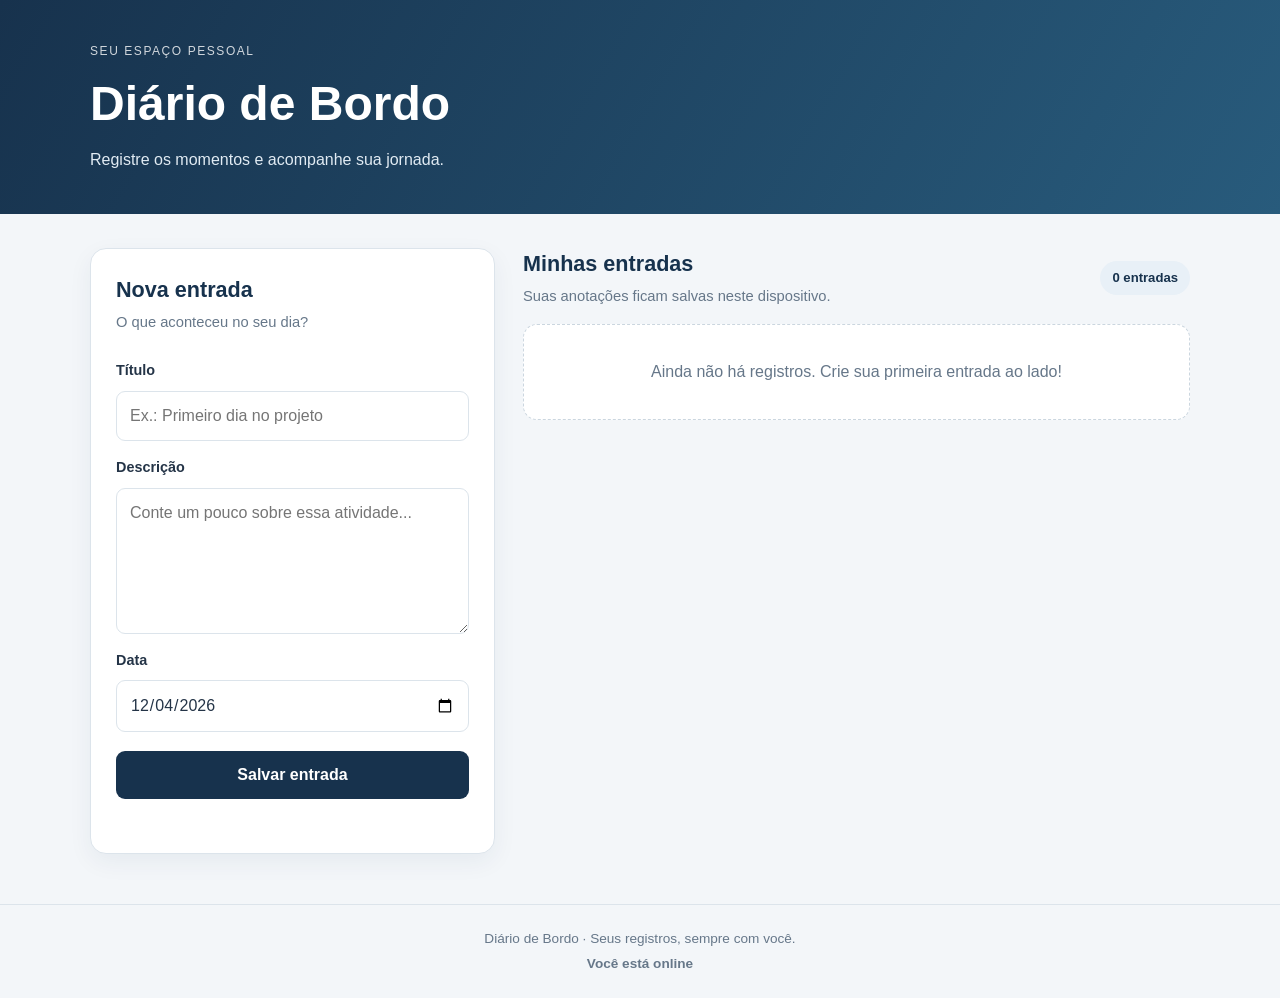
<file: diario-de-bordo/index.html>
<!DOCTYPE html><html lang="pt-BR"><head><meta charset="UTF-8"><meta name="viewport" content="width=device-width,initial-scale=1.0"><meta name="theme-color" content="#17324d"><meta name="description" content="Registre e consulte suas atividades diárias no Diário de Bordo."><title>Diário de Bordo</title><link rel="manifest" href="manifest.json"><link rel="icon" href="icons/icon-192.png" type="image/png"><link rel="stylesheet" href="style.min.css"><script src="script.min.js" defer></script></head><body><header class="topo"><div class="container topo-conteudo"><div><p class="etiqueta">SEU ESPAÇO PESSOAL</p><h1>Diário de Bordo</h1><p class="subtitulo">Registre os momentos e acompanhe sua jornada.</p></div><button id="installButton" class="botao botao-secundario" hidden>Instalar aplicativo</button></div></header><main class="container layout"><section class="painel formulario-painel"><h2>Nova entrada</h2><p class="texto-ajuda">O que aconteceu no seu dia?</p><form id="entryForm"><label for="title">Título</label><input id="title" name="title" type="text" maxlength="70" placeholder="Ex.: Primeiro dia no projeto" required><label for="description">Descrição</label><textarea id="description" name="description" rows="5" maxlength="1000" placeholder="Conte um pouco sobre essa atividade..." required></textarea><label for="date">Data</label><input id="date" name="date" type="date" required><button class="botao botao-principal" type="submit">Salvar entrada</button><p id="formMessage" class="mensagem" role="status" aria-live="polite"></p></form></section><section class="lista-area"><div class="lista-cabecalho"><div><h2>Minhas entradas</h2><p class="texto-ajuda">Suas anotações ficam salvas neste dispositivo.</p></div><span id="entryCount" class="contador">0 entradas</span></div><div id="entriesList" class="entradas-lista" aria-live="polite"></div></section></main><footer class="rodape"><p>Diário de Bordo · Seus registros, sempre com você.</p><p id="connectionStatus" class="status-conexao">Verificando conexão...</p></footer></body></html>
</file>
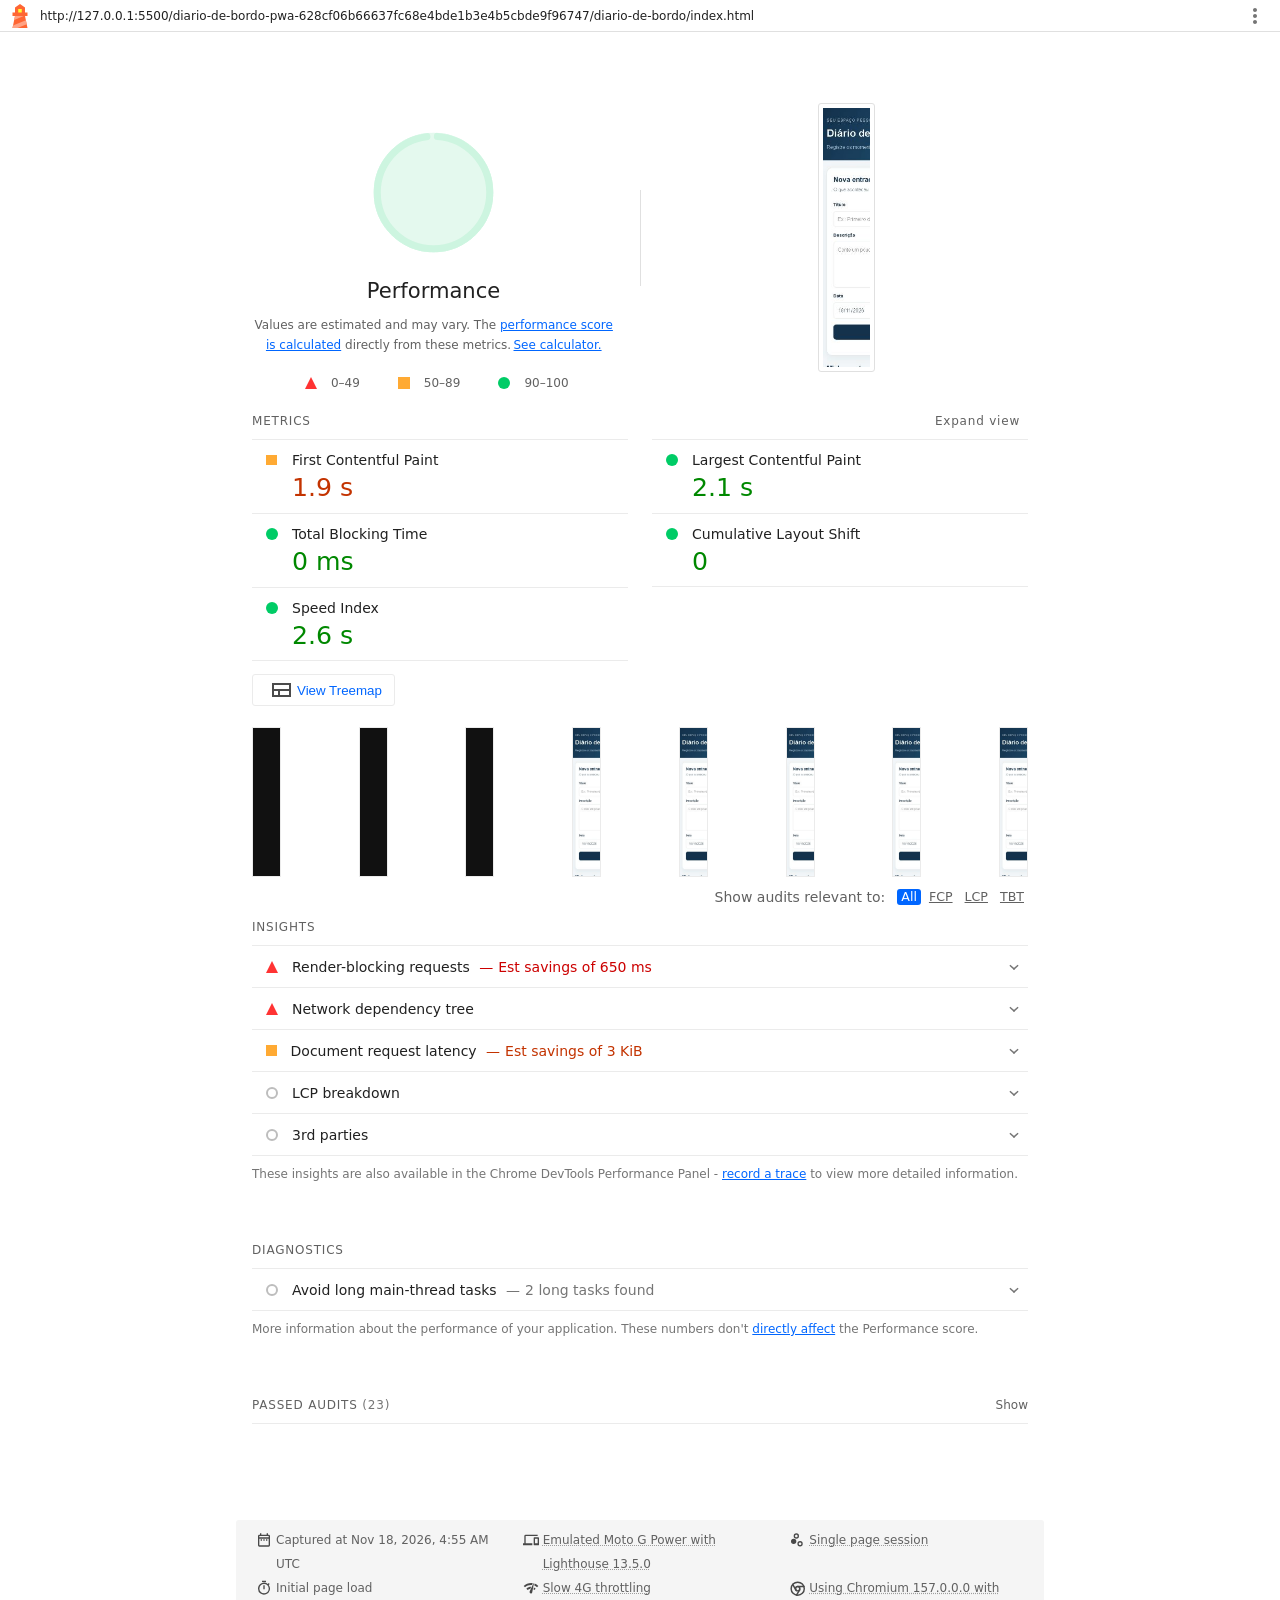
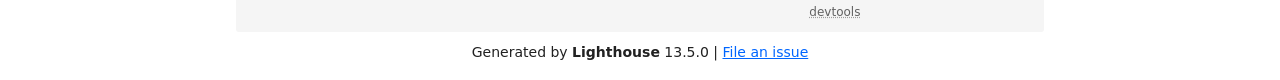
<file: diario-de-bordo/evidencias/lighthouse-antes.html>
<!--
@license
Copyright 2018 Google LLC
SPDX-License-Identifier: Apache-2.0
-->
<!doctype html>
<html lang="en">
<head>
  <meta charset="utf-8">
  <meta name="viewport" content="width=device-width, initial-scale=1, minimum-scale=1">
  <link rel="icon" href='data:image/svg+xml;utf8,<svg fill="none" xmlns="http://www.w3.org/2000/svg" viewBox="0 0 48 48"><path d="m14 7 10-7 10 7v10h5v7h-5l5 24H9l5-24H9v-7h5V7Z" fill="%23F63"/><path d="M31.561 24H14l-1.689 8.105L31.561 24ZM18.983 48H9l1.022-4.907L35.723 32.27l1.663 7.98L18.983 48Z" fill="%23FFA385"/><path fill="%23FF3" d="M20.5 10h7v7h-7z"/></svg>'>
  <title>Lighthouse Report</title>
  <style>body {margin: 0}</style>
</head>
<body>
  <noscript>Lighthouse report requires JavaScript. Please enable.</noscript>

  <div id="lh-log"></div>

  <script>window.__LIGHTHOUSE_JSON__ = {"lighthouseVersion":"13.5.0","requestedUrl":"http://127.0.0.1:5500/diario-de-bordo-pwa-628cf06b66637fc68e4bde1b3e4b5cbde9f96747/diario-de-bordo/index.html","mainDocumentUrl":"http://127.0.0.1:5500/diario-de-bordo-pwa-628cf06b66637fc68e4bde1b3e4b5cbde9f96747/diario-de-bordo/index.html","finalDisplayedUrl":"http://127.0.0.1:5500/diario-de-bordo-pwa-628cf06b66637fc68e4bde1b3e4b5cbde9f96747/diario-de-bordo/index.html","finalUrl":"http://127.0.0.1:5500/diario-de-bordo-pwa-628cf06b66637fc68e4bde1b3e4b5cbde9f96747/diario-de-bordo/index.html","fetchTime":"2026-11-18T04:55:34.114Z","gatherMode":"navigation","runWarnings":[],"userAgent":"Mozilla/5.0 (Windows NT 10.0; Win64; x64) AppleWebKit/537.36 (KHTML, like Gecko) Chrome/157.0.0.0 Safari/537.36 OPR/140.0.0.0","environment":{"networkUserAgent":"Mozilla/5.0 (Linux; Android 11; moto g power (2022)) AppleWebKit/537.36 (KHTML, like Gecko) Chrome/157.0.0.0 Mobile Safari/537.36","hostUserAgent":"Mozilla/5.0 (Windows NT 10.0; Win64; x64) AppleWebKit/537.36 (KHTML, like Gecko) Chrome/157.0.0.0 Safari/537.36 OPR/140.0.0.0","benchmarkIndex":4236.5,"credits":{}},"audits":{"first-contentful-paint":{"id":"first-contentful-paint","title":"First Contentful Paint","description":"First Contentful Paint marks the time at which the first text or image is painted. [Learn more about the First Contentful Paint metric](https://developer.chrome.com/docs/lighthouse/performance/first-contentful-paint/).","score":0.86,"scoreDisplayMode":"numeric","numericValue":1924.6264999999999,"numericUnit":"millisecond","displayValue":"1.9 s","scoringOptions":{"p10":1800,"median":3000}},"largest-contentful-paint":{"id":"largest-contentful-paint","title":"Largest Contentful Paint","description":"Largest Contentful Paint marks the time at which the largest text or image is painted. [Learn more about the Largest Contentful Paint metric](https://developer.chrome.com/docs/lighthouse/performance/lighthouse-largest-contentful-paint/)","score":0.96,"scoreDisplayMode":"numeric","numericValue":2074.6265,"numericUnit":"millisecond","displayValue":"2.1 s","scoringOptions":{"p10":2500,"median":4000}},"speed-index":{"id":"speed-index","title":"Speed Index","description":"Speed Index shows how quickly the contents of a page are visibly populated. [Learn more about the Speed Index metric](https://developer.chrome.com/docs/lighthouse/performance/speed-index/).","score":0.97,"scoreDisplayMode":"numeric","numericValue":2597.1617079846023,"numericUnit":"millisecond","displayValue":"2.6 s","scoringOptions":{"p10":3387,"median":5800}},"screenshot-thumbnails":{"id":"screenshot-thumbnails","title":"Screenshot Thumbnails","description":"This is what the load of your site looked like.","score":1,"scoreDisplayMode":"informative","details":{"type":"filmstrip","scale":3000,"items":[{"timing":375,"timestamp":150104591520,"data":"[data-uri]"},{"timing":750,"timestamp":150104966520,"data":"[data-uri]"},{"timing":1125,"timestamp":150105341520,"data":"[data-uri]"},{"timing":1500,"timestamp":150105716520,"data":"[data-uri]"},{"timing":1875,"timestamp":150106091520,"data":"[data-uri]"},{"timing":2250,"timestamp":150106466520,"data":"[data-uri]"},{"timing":2625,"timestamp":150106841520,"data":"[data-uri]"},{"timing":3000,"timestamp":150107216520,"data":"[data-uri]"}]}},"final-screenshot":{"id":"final-screenshot","title":"Final Screenshot","description":"The last screenshot captured of the pageload.","score":1,"scoreDisplayMode":"informative","details":{"type":"screenshot","timing":1312,"timestamp":150105528991,"data":"[data-uri]"}},"total-blocking-time":{"id":"total-blocking-time","title":"Total Blocking Time","description":"Sum of all time periods between FCP and Time to Interactive, when task length exceeded 50ms, expressed in milliseconds. [Learn more about the Total Blocking Time metric](https://developer.chrome.com/docs/lighthouse/performance/lighthouse-total-blocking-time/).","score":1,"scoreDisplayMode":"numeric","numericValue":0,"numericUnit":"millisecond","displayValue":"0 ms","scoringOptions":{"p10":200,"median":600}},"max-potential-fid":{"id":"max-potential-fid","title":"Max Potential First Input Delay","description":"The maximum potential First Input Delay that your users could experience is the duration of the longest task. [Learn more about the Maximum Potential First Input Delay metric](https://developer.chrome.com/docs/lighthouse/performance/lighthouse-max-potential-fid/).","score":1,"scoreDisplayMode":"numeric","numericValue":16,"numericUnit":"millisecond","displayValue":"20 ms"},"cumulative-layout-shift":{"id":"cumulative-layout-shift","title":"Cumulative Layout Shift","description":"Cumulative Layout Shift measures the movement of visible elements within the viewport. [Learn more about the Cumulative Layout Shift metric](https://web.dev/articles/cls).","score":1,"scoreDisplayMode":"numeric","numericValue":0,"numericUnit":"unitless","displayValue":"0","scoringOptions":{"p10":0.1,"median":0.25},"details":{"type":"debugdata","items":[{"cumulativeLayoutShiftMainFrame":0,"newEngineResult":{"cumulativeLayoutShift":0,"cumulativeLayoutShiftMainFrame":0},"newEngineResultDiffered":false}]}},"server-response-time":{"id":"server-response-time","title":"Initial server response time was short","description":"Keep the server response time for the main document short because all other requests depend on it. [Learn more about the Time to First Byte metric](https://developer.chrome.com/docs/lighthouse/performance/time-to-first-byte/).","score":1,"scoreDisplayMode":"metricSavings","numericValue":563,"numericUnit":"millisecond","displayValue":"Root document took 560 ms","metricSavings":{"FCP":450,"LCP":450},"details":{"type":"opportunity","headings":[{"key":"url","valueType":"url","label":"URL"},{"key":"responseTime","valueType":"timespanMs","label":"Time Spent"}],"items":[{"url":"http://127.0.0.1:5500/diario-de-bordo-pwa-628cf06b66637fc68e4bde1b3e4b5cbde9f96747/diario-de-bordo/index.html","responseTime":563}],"overallSavingsMs":463},"guidanceLevel":1},"interactive":{"id":"interactive","title":"Time to Interactive","description":"Time to Interactive is the amount of time it takes for the page to become fully interactive. [Learn more about the Time to Interactive metric](https://developer.chrome.com/docs/lighthouse/performance/interactive/).","score":0.99,"scoreDisplayMode":"numeric","numericValue":2074.6265000000003,"numericUnit":"millisecond","displayValue":"2.1 s"},"user-timings":{"id":"user-timings","title":"User Timing marks and measures","description":"Consider instrumenting your app with the User Timing API to measure your app's real-world performance during key user experiences. [Learn more about User Timing marks](https://developer.chrome.com/docs/lighthouse/performance/user-timings/).","score":null,"scoreDisplayMode":"notApplicable","details":{"type":"table","headings":[{"key":"name","valueType":"text","label":"Name"},{"key":"timingType","valueType":"text","label":"Type"},{"key":"startTime","valueType":"ms","granularity":0.01,"label":"Start Time"},{"key":"duration","valueType":"ms","granularity":0.01,"label":"Duration"}],"items":[]},"guidanceLevel":2},"redirects":{"id":"redirects","title":"Avoid multiple page redirects","description":"Redirects introduce additional delays before the page can be loaded. [Learn how to avoid page redirects](https://developer.chrome.com/docs/lighthouse/performance/redirects/).","score":1,"scoreDisplayMode":"metricSavings","numericValue":0,"numericUnit":"millisecond","displayValue":"","metricSavings":{"LCP":0,"FCP":0},"details":{"type":"opportunity","headings":[],"items":[],"overallSavingsMs":0},"guidanceLevel":2},"mainthread-work-breakdown":{"id":"mainthread-work-breakdown","title":"Minimizes main-thread work","description":"Consider reducing the time spent parsing, compiling and executing JS. You may find delivering smaller JS payloads helps with this. [Learn how to minimize main-thread work](https://developer.chrome.com/docs/lighthouse/performance/mainthread-work-breakdown/)","score":1,"scoreDisplayMode":"metricSavings","numericValue":377.26400000000007,"numericUnit":"millisecond","displayValue":"0.4 s","metricSavings":{"TBT":0},"details":{"type":"table","headings":[{"key":"groupLabel","valueType":"text","label":"Category"},{"key":"duration","valueType":"ms","granularity":1,"label":"Time Spent"}],"items":[{"group":"other","groupLabel":"Other","duration":183.2640000000001},{"group":"styleLayout","groupLabel":"Style & Layout","duration":127.904},{"group":"scriptEvaluation","groupLabel":"Script Evaluation","duration":36.84799999999997},{"group":"scriptParseCompile","groupLabel":"Script Parsing & Compilation","duration":13.191999999999995},{"group":"parseHTML","groupLabel":"Parse HTML & CSS","duration":12.136},{"group":"paintCompositeRender","groupLabel":"Rendering","duration":3.92}],"sortedBy":["duration"]},"guidanceLevel":1},"bootup-time":{"id":"bootup-time","title":"JavaScript execution time","description":"Consider reducing the time spent parsing, compiling, and executing JS. You may find delivering smaller JS payloads helps with this. [Learn how to reduce Javascript execution time](https://developer.chrome.com/docs/lighthouse/performance/bootup-time/).","score":1,"scoreDisplayMode":"metricSavings","numericValue":36.51599999999999,"numericUnit":"millisecond","displayValue":"0.0 s","metricSavings":{"TBT":0},"details":{"type":"table","headings":[{"key":"url","valueType":"url","label":"URL"},{"key":"total","granularity":1,"valueType":"ms","label":"Total CPU Time"},{"key":"scripting","granularity":1,"valueType":"ms","label":"Script Evaluation"},{"key":"scriptParseCompile","granularity":1,"valueType":"ms","label":"Script Parse"}],"items":[{"url":"http://127.0.0.1:5500/diario-de-bordo-pwa-628cf06b66637fc68e4bde1b3e4b5cbde9f96747/diario-de-bordo/index.html","total":189.552,"scripting":21.623999999999995,"scriptParseCompile":12.135999999999996},{"url":"Unattributable","total":166.26400000000015,"scripting":2.7560000000000007,"scriptParseCompile":0}],"summary":{"wastedMs":36.51599999999999},"sortedBy":["total"]},"guidanceLevel":1},"diagnostics":{"id":"diagnostics","title":"Diagnostics","description":"Collection of useful page vitals.","score":1,"scoreDisplayMode":"informative","details":{"type":"debugdata","items":[{"numRequests":7,"numScripts":1,"numStylesheets":1,"numFonts":0,"numTasks":336,"numTasksOver10ms":2,"numTasksOver25ms":1,"numTasksOver50ms":0,"numTasksOver100ms":0,"numTasksOver500ms":0,"rtt":0.18375,"throughput":2164909.6390778846,"maxRtt":0.18375,"maxServerLatency":587.3132499999999,"totalByteWeight":17250,"totalTaskTime":94.31600000000003,"mainDocumentTransferSize":4164}]}},"network-requests":{"id":"network-requests","title":"Network Requests","description":"Lists the network requests that were made during page load.","score":1,"scoreDisplayMode":"informative","details":{"type":"table","headings":[{"key":"url","valueType":"url","label":"URL"},{"key":"protocol","valueType":"text","label":"Protocol"},{"key":"networkRequestTime","valueType":"ms","granularity":1,"label":"Network Request Time"},{"key":"networkEndTime","valueType":"ms","granularity":1,"label":"Network End Time"},{"key":"transferSize","valueType":"bytes","displayUnit":"kb","granularity":1,"label":"Transfer Size"},{"key":"resourceSize","valueType":"bytes","displayUnit":"kb","granularity":1,"label":"Resource Size"},{"key":"statusCode","valueType":"text","label":"Status Code"},{"key":"mimeType","valueType":"text","label":"MIME Type"},{"key":"resourceType","valueType":"text","label":"Resource Type"}],"items":[{"url":"http://127.0.0.1:5500/diario-de-bordo-pwa-628cf06b66637fc68e4bde1b3e4b5cbde9f96747/diario-de-bordo/index.html","sessionTargetType":"page","protocol":"http/1.1","cache":"none","rendererStartTime":0,"networkRequestTime":2.594999998807907,"networkEndTime":609.8009999990463,"finished":true,"transferSize":4164,"resourceSize":3870,"statusCode":200,"mimeType":"text/html","resourceType":"Document","priority":"VeryHigh","experimentalFromMainFrame":true,"entity":"127.0.0.1"},{"url":"http://127.0.0.1:5500/diario-de-bordo-pwa-628cf06b66637fc68e4bde1b3e4b5cbde9f96747/diario-de-bordo/style.css","sessionTargetType":"page","protocol":"http/1.1","cache":"none","rendererStartTime":627.2089999914169,"networkRequestTime":641.25,"networkEndTime":1266.477999985218,"finished":true,"transferSize":4387,"resourceSize":4094,"statusCode":200,"mimeType":"text/css","resourceType":"Stylesheet","priority":"VeryHigh","experimentalFromMainFrame":true,"entity":"127.0.0.1"},{"url":"http://127.0.0.1:5500/diario-de-bordo-pwa-628cf06b66637fc68e4bde1b3e4b5cbde9f96747/diario-de-bordo/script.js","sessionTargetType":"page","protocol":"http/1.1","cache":"none","rendererStartTime":627.4040000140667,"networkRequestTime":641.9289999902248,"networkEndTime":1282.2769999802113,"finished":true,"transferSize":5193,"resourceSize":4885,"statusCode":200,"mimeType":"application/javascript","resourceType":"Script","priority":"Low","experimentalFromMainFrame":true,"entity":"127.0.0.1"},{"url":"[data-uri]…","sessionTargetType":"page","protocol":"data","cache":"memory","rendererStartTime":1275.281999975443,"networkRequestTime":1275.281999975443,"networkEndTime":1275.3600000143051,"finished":true,"transferSize":0,"resourceSize":266,"statusCode":200,"mimeType":"image/svg+xml","resourceType":"Image","priority":"Low","experimentalFromMainFrame":true},{"url":"http://127.0.0.1:5500/diario-de-bordo-pwa-628cf06b66637fc68e4bde1b3e4b5cbde9f96747/diario-de-bordo/icons/icon-192.png","sessionTargetType":"page","protocol":"http/1.1","cache":"none","rendererStartTime":1307.96099999547,"networkRequestTime":1310.5649999976158,"networkEndTime":1891.2719999849796,"finished":true,"transferSize":1364,"resourceSize":1085,"statusCode":200,"mimeType":"image/png","resourceType":"Other","priority":"High","experimentalFromMainFrame":true,"entity":"127.0.0.1"},{"url":"http://127.0.0.1:5500/diario-de-bordo-pwa-628cf06b66637fc68e4bde1b3e4b5cbde9f96747/diario-de-bordo/manifest.json","sessionTargetType":"page","protocol":"http/1.1","cache":"none","rendererStartTime":1308.5869999825954,"networkRequestTime":1311.2730000019073,"networkEndTime":1891.42199999094,"finished":true,"transferSize":778,"resourceSize":478,"statusCode":200,"mimeType":"application/json","resourceType":"Manifest","priority":"Medium","experimentalFromMainFrame":true,"entity":"127.0.0.1"},{"url":"http://127.0.0.1:5500/diario-de-bordo-pwa-628cf06b66637fc68e4bde1b3e4b5cbde9f96747/diario-de-bordo/icons/icon-192.png","sessionTargetType":"page","protocol":"http/1.1","cache":"none","rendererStartTime":1892.4090000092983,"networkRequestTime":1893.2219999730587,"networkEndTime":2479.128999978304,"finished":true,"transferSize":1364,"resourceSize":1085,"statusCode":200,"mimeType":"image/png","resourceType":"Other","priority":"High","experimentalFromMainFrame":true,"entity":"127.0.0.1"}],"debugData":{"type":"debugdata","networkStartTimeTs":150104216837,"initiators":[{"type":"parser","url":"http://127.0.0.1:5500/diario-de-bordo-pwa-628cf06b66637fc68e4bde1b3e4b5cbde9f96747/diario-de-bordo/index.html","lineNumber":10,"columnNumber":42},{"type":"parser","url":"http://127.0.0.1:5500/diario-de-bordo-pwa-628cf06b66637fc68e4bde1b3e4b5cbde9f96747/diario-de-bordo/index.html","lineNumber":11,"columnNumber":32},{"type":"parser","url":"http://127.0.0.1:5500/diario-de-bordo-pwa-628cf06b66637fc68e4bde1b3e4b5cbde9f96747/diario-de-bordo/index.html","lineNumber":97,"columnNumber":9}]}}},"network-rtt":{"id":"network-rtt","title":"Network Round Trip Times","description":"Network round trip times (RTT) have a large impact on performance. If the RTT to an origin is high, it's an indication that servers closer to the user could improve performance. [Learn more about the Round Trip Time](https://hpbn.co/primer-on-latency-and-bandwidth/).","score":1,"scoreDisplayMode":"informative","numericValue":0.18375,"numericUnit":"millisecond","displayValue":"0 ms","details":{"type":"table","headings":[{"key":"origin","valueType":"text","label":"URL"},{"key":"rtt","valueType":"ms","granularity":1,"label":"Time Spent"}],"items":[{"origin":"http://127.0.0.1:5500","rtt":0.18375}],"sortedBy":["rtt"]}},"network-server-latency":{"id":"network-server-latency","title":"Server Backend Latencies","description":"Server latencies can impact web performance. If the server latency of an origin is high, it's an indication the server is overloaded or has poor backend performance. [Learn more about server response time](https://hpbn.co/primer-on-web-performance/#analyzing-the-resource-waterfall).","score":1,"scoreDisplayMode":"informative","numericValue":587.3132499999999,"numericUnit":"millisecond","displayValue":"590 ms","details":{"type":"table","headings":[{"key":"origin","valueType":"text","label":"URL"},{"key":"serverResponseTime","valueType":"ms","granularity":1,"label":"Time Spent"}],"items":[{"origin":"http://127.0.0.1:5500","serverResponseTime":587.3132499999999}],"sortedBy":["serverResponseTime"]}},"main-thread-tasks":{"id":"main-thread-tasks","title":"Tasks","description":"Lists the toplevel main thread tasks that executed during page load.","score":1,"scoreDisplayMode":"informative","details":{"type":"table","headings":[{"key":"startTime","valueType":"ms","granularity":1,"label":"Start Time"},{"key":"duration","valueType":"ms","granularity":1,"label":"End Time"}],"items":[{"duration":5.725,"startTime":595.953},{"duration":21.598,"startTime":601.973},{"duration":9.254,"startTime":628.13},{"duration":28.159,"startTime":1268.975},{"duration":8.618,"startTime":1298.031}]}},"metrics":{"id":"metrics","title":"Metrics","description":"Collects all available metrics.","score":1,"scoreDisplayMode":"informative","numericValue":2075,"numericUnit":"millisecond","details":{"type":"debugdata","items":[{"firstContentfulPaint":1925,"largestContentfulPaint":2075,"interactive":2075,"speedIndex":2597,"totalBlockingTime":0,"maxPotentialFID":16,"cumulativeLayoutShift":0,"cumulativeLayoutShiftMainFrame":0,"timeToFirstByte":1037,"observedTimeOrigin":0,"observedTimeOriginTs":150104216520,"observedNavigationStart":0,"observedNavigationStartTs":150104216520,"observedFirstPaint":1305,"observedFirstPaintTs":150105521738,"observedFirstContentfulPaint":1305,"observedFirstContentfulPaintTs":150105521738,"observedFirstContentfulPaintAllFrames":1305,"observedFirstContentfulPaintAllFramesTs":150105521738,"observedLargestContentfulPaint":1305,"observedLargestContentfulPaintTs":150105521738,"observedLargestContentfulPaintAllFrames":1305,"observedLargestContentfulPaintAllFramesTs":150105521738,"observedTraceEnd":4816,"observedTraceEndTs":150109032535,"observedLoad":1306,"observedLoadTs":150105522722,"observedDomContentLoaded":1300,"observedDomContentLoadedTs":150105516867,"observedCumulativeLayoutShift":0,"observedCumulativeLayoutShiftMainFrame":0,"observedFirstVisualChange":1305,"observedFirstVisualChangeTs":150105521520,"observedLastVisualChange":1312,"observedLastVisualChangeTs":150105528520,"observedSpeedIndex":1305,"observedSpeedIndexTs":150105521742},{"lcpInvalidated":false}]}},"resource-summary":{"id":"resource-summary","title":"Resources Summary","description":"Aggregates all network requests and groups them by type","score":1,"scoreDisplayMode":"informative","details":{"type":"table","headings":[{"key":"label","valueType":"text","label":"Resource Type"},{"key":"requestCount","valueType":"numeric","label":"Requests"},{"key":"transferSize","valueType":"bytes","label":"Transfer Size"}],"items":[{"resourceType":"total","label":"Total","requestCount":6,"transferSize":17250},{"resourceType":"script","label":"Script","requestCount":1,"transferSize":5193},{"resourceType":"stylesheet","label":"Stylesheet","requestCount":1,"transferSize":4387},{"resourceType":"document","label":"Document","requestCount":1,"transferSize":4164},{"resourceType":"other","label":"Other","requestCount":3,"transferSize":3506},{"resourceType":"image","label":"Image","requestCount":0,"transferSize":0},{"resourceType":"media","label":"Media","requestCount":0,"transferSize":0},{"resourceType":"font","label":"Font","requestCount":0,"transferSize":0},{"resourceType":"third-party","label":"Third-party","requestCount":0,"transferSize":0}]}},"layout-shifts":{"id":"layout-shifts","title":"Avoid large layout shifts","description":"These are the largest layout shifts observed on the page. Each table item represents a single layout shift, and shows the element that shifted the most. Below each item are possible root causes that led to the layout shift. Some of these layout shifts may not be included in the CLS metric value due to [windowing](https://web.dev/articles/cls#what_is_cls). [Learn how to improve CLS](https://web.dev/articles/optimize-cls)","score":null,"scoreDisplayMode":"notApplicable","metricSavings":{"CLS":0},"details":{"type":"table","headings":[{"key":"node","valueType":"node","subItemsHeading":{"key":"extra"},"label":"Element"},{"key":"score","valueType":"numeric","subItemsHeading":{"key":"cause","valueType":"text"},"granularity":0.001,"label":"Layout shift score"}],"items":[]},"guidanceLevel":2},"long-tasks":{"id":"long-tasks","title":"Avoid long main-thread tasks","description":"Lists the longest tasks on the main thread, useful for identifying worst contributors to input delay. [Learn how to avoid long main-thread tasks](https://web.dev/articles/optimize-long-tasks)","score":1,"scoreDisplayMode":"informative","displayValue":"2 long tasks found","metricSavings":{"TBT":0},"details":{"type":"table","headings":[{"key":"url","valueType":"url","label":"URL"},{"key":"startTime","valueType":"ms","granularity":1,"label":"Start Time"},{"key":"duration","valueType":"ms","granularity":1,"label":"Duration"}],"items":[{"url":"Unattributable","duration":86,"startTime":1189.31325},{"url":"http://127.0.0.1:5500/diario-de-bordo-pwa-628cf06b66637fc68e4bde1b3e4b5cbde9f96747/diario-de-bordo/index.html","duration":56,"startTime":1275.31325}],"sortedBy":["duration"],"skipSumming":["startTime"],"debugData":{"type":"debugdata","urls":["Unattributable","http://127.0.0.1:5500/diario-de-bordo-pwa-628cf06b66637fc68e4bde1b3e4b5cbde9f96747/diario-de-bordo/index.html"],"tasks":[{"urlIndex":0,"startTime":1189.3,"duration":86,"other":86},{"urlIndex":1,"startTime":1275.3,"duration":56,"other":56,"paintCompositeRender":0,"scriptEvaluation":0,"styleLayout":0}]}},"guidanceLevel":1},"non-composited-animations":{"id":"non-composited-animations","title":"Avoid non-composited animations","description":"Animations which are not composited can be janky and increase CLS. [Learn how to avoid non-composited animations](https://developer.chrome.com/docs/lighthouse/performance/non-composited-animations/)","score":null,"scoreDisplayMode":"notApplicable","metricSavings":{"CLS":0},"details":{"type":"table","headings":[{"key":"node","valueType":"node","subItemsHeading":{"key":"failureReason","valueType":"text"},"label":"Element"}],"items":[]},"guidanceLevel":2},"unsized-images":{"id":"unsized-images","title":"Image elements have explicit `width` and `height`","description":"Set an explicit width and height on image elements to reduce layout shifts and improve CLS. [Learn how to set image dimensions](https://web.dev/articles/optimize-cls#images_without_dimensions)","score":1,"scoreDisplayMode":"metricSavings","metricSavings":{"CLS":0},"details":{"type":"table","headings":[{"key":"node","valueType":"node","label":""},{"key":"url","valueType":"url","label":"URL"}],"items":[]},"guidanceLevel":4},"script-treemap-data":{"id":"script-treemap-data","title":"Script Treemap Data","description":"Used for treemap app","score":1,"scoreDisplayMode":"informative","details":{"type":"treemap-data","nodes":[{"name":"file://localhost/browser.js","resourceBytes":14826,"encodedBytes":14826,"unusedBytes":8186},{"name":"chrome-extension://cbnpimmlikdmfccbjhbjlmonkehnlofh/user_style.js","resourceBytes":1214,"encodedBytes":1214,"unusedBytes":31},{"name":"chrome-extension://hhckidpbkbmoeejbddojbdgidalionif/video_handler.js","resourceBytes":9590,"encodedBytes":9590,"unusedBytes":6257},{"name":"extensions::detachedVideoPrivate","resourceBytes":1066,"encodedBytes":1066,"unusedBytes":175},{"name":"chrome-extension://hhckidpbkbmoeejbddojbdgidalionif/components/bragi.js","resourceBytes":1220,"encodedBytes":1220,"unusedBytes":0},{"name":"chrome-extension://hhckidpbkbmoeejbddojbdgidalionif/components/button.js","resourceBytes":4802,"encodedBytes":4802,"unusedBytes":3020},{"name":"chrome-extension://hhckidpbkbmoeejbddojbdgidalionif/components/hint.js","resourceBytes":3526,"encodedBytes":3526,"unusedBytes":3210},{"name":"chrome-extension://hhckidpbkbmoeejbddojbdgidalionif/components/lucid_mode_button.js","resourceBytes":14485,"encodedBytes":14485,"unusedBytes":9653},{"name":"chrome-extension://hhckidpbkbmoeejbddojbdgidalionif/components/send_by_qr_code_button.js","resourceBytes":2035,"encodedBytes":2035,"unusedBytes":1046},{"name":"chrome-extension://hhckidpbkbmoeejbddojbdgidalionif/components/skip_button.js","resourceBytes":4616,"encodedBytes":4616,"unusedBytes":2543},{"name":"chrome-extension://hhckidpbkbmoeejbddojbdgidalionif/components/skip_button_popup.js","resourceBytes":6148,"encodedBytes":6148,"unusedBytes":5830},{"name":"chrome-extension://hhckidpbkbmoeejbddojbdgidalionif/components/video_detach_button.js","resourceBytes":3382,"encodedBytes":3382,"unusedBytes":2280},{"name":"chrome-extension://hhckidpbkbmoeejbddojbdgidalionif/components/video_toolbar.js","resourceBytes":29333,"encodedBytes":29333,"unusedBytes":26208},{"name":"extensions::featuresPrivate","resourceBytes":766,"encodedBytes":766,"unusedBytes":0},{"name":"chrome-extension://hhckidpbkbmoeejbddojbdgidalionif/third_party/davidshimjs-qrcodejs/qrcode.min.js","resourceBytes":19927,"encodedBytes":19927,"unusedBytes":13983},{"name":"chrome-extension://hhckidpbkbmoeejbddojbdgidalionif/default_video_handler.js","resourceBytes":152,"encodedBytes":152,"unusedBytes":0},{"name":"http://127.0.0.1:5500/diario-de-bordo-pwa-628cf06b66637fc68e4bde1b3e4b5cbde9f96747/diario-de-bordo/index.html","resourceBytes":1437,"encodedBytes":1437,"unusedBytes":652,"children":[{"name":"(inline) // \u003c![CDATA[  \u003c…","resourceBytes":1437,"unusedBytes":652}]},{"name":"http://127.0.0.1:5500/diario-de-bordo-pwa-628cf06b66637fc68e4bde1b3e4b5cbde9f96747/diario-de-bordo/script.js","resourceBytes":4870,"encodedBytes":4885,"unusedBytes":1428}]}},"total-byte-weight":{"id":"total-byte-weight","title":"Avoids enormous network payloads","description":"Large network payloads cost users real money and are highly correlated with long load times. [Learn how to reduce payload sizes](https://developer.chrome.com/docs/lighthouse/performance/total-byte-weight/).","score":1,"scoreDisplayMode":"metricSavings","numericValue":17250,"numericUnit":"byte","displayValue":"Total size was 17 KiB","details":{"type":"table","headings":[{"key":"url","valueType":"url","label":"URL"},{"key":"totalBytes","valueType":"bytes","label":"Transfer Size"}],"items":[{"url":"http://127.0.0.1:5500/diario-de-bordo-pwa-628cf06b66637fc68e4bde1b3e4b5cbde9f96747/diario-de-bordo/script.js","totalBytes":5193},{"url":"http://127.0.0.1:5500/diario-de-bordo-pwa-628cf06b66637fc68e4bde1b3e4b5cbde9f96747/diario-de-bordo/style.css","totalBytes":4387},{"url":"http://127.0.0.1:5500/diario-de-bordo-pwa-628cf06b66637fc68e4bde1b3e4b5cbde9f96747/diario-de-bordo/index.html","totalBytes":4164},{"url":"http://127.0.0.1:5500/diario-de-bordo-pwa-628cf06b66637fc68e4bde1b3e4b5cbde9f96747/diario-de-bordo/icons/icon-192.png","totalBytes":1364},{"url":"http://127.0.0.1:5500/diario-de-bordo-pwa-628cf06b66637fc68e4bde1b3e4b5cbde9f96747/diario-de-bordo/icons/icon-192.png","totalBytes":1364},{"url":"http://127.0.0.1:5500/diario-de-bordo-pwa-628cf06b66637fc68e4bde1b3e4b5cbde9f96747/diario-de-bordo/manifest.json","totalBytes":778}],"sortedBy":["totalBytes"]},"guidanceLevel":1},"unminified-css":{"id":"unminified-css","title":"Minify CSS","description":"Minifying CSS files can reduce network payload sizes. [Learn how to minify CSS](https://developer.chrome.com/docs/lighthouse/performance/unminified-css/).","score":1,"scoreDisplayMode":"metricSavings","numericValue":0,"numericUnit":"millisecond","displayValue":"","metricSavings":{"FCP":0,"LCP":0},"details":{"type":"opportunity","headings":[],"items":[],"overallSavingsMs":0,"overallSavingsBytes":0,"sortedBy":["wastedBytes"],"debugData":{"type":"debugdata","metricSavings":{"FCP":0,"LCP":0}}},"guidanceLevel":3},"unminified-javascript":{"id":"unminified-javascript","title":"Minify JavaScript","description":"Minifying JavaScript files can reduce payload sizes and script parse time. [Learn how to minify JavaScript](https://developer.chrome.com/docs/lighthouse/performance/unminified-javascript/).","score":1,"scoreDisplayMode":"metricSavings","numericValue":0,"numericUnit":"millisecond","displayValue":"","warnings":[],"metricSavings":{"FCP":0,"LCP":0},"details":{"type":"opportunity","headings":[],"items":[],"overallSavingsMs":0,"overallSavingsBytes":0,"sortedBy":["wastedBytes"],"debugData":{"type":"debugdata","metricSavings":{"FCP":0,"LCP":0}}},"guidanceLevel":3},"unused-css-rules":{"id":"unused-css-rules","title":"Reduce unused CSS","description":"Reduce unused rules from stylesheets and defer CSS not used for above-the-fold content to decrease bytes consumed by network activity. [Learn how to reduce unused CSS](https://developer.chrome.com/docs/lighthouse/performance/unused-css-rules/).","score":1,"scoreDisplayMode":"metricSavings","numericValue":0,"numericUnit":"millisecond","displayValue":"","metricSavings":{"FCP":0,"LCP":0},"details":{"type":"opportunity","headings":[],"items":[],"overallSavingsMs":0,"overallSavingsBytes":0,"sortedBy":["wastedBytes"],"debugData":{"type":"debugdata","metricSavings":{"FCP":0,"LCP":0}}},"guidanceLevel":1},"unused-javascript":{"id":"unused-javascript","title":"Reduce unused JavaScript","description":"Reduce unused JavaScript and defer loading scripts until they are required to decrease bytes consumed by network activity. [Learn how to reduce unused JavaScript](https://developer.chrome.com/docs/lighthouse/performance/unused-javascript/).","score":1,"scoreDisplayMode":"metricSavings","numericValue":0,"numericUnit":"millisecond","displayValue":"","metricSavings":{"FCP":0,"LCP":0},"details":{"type":"opportunity","headings":[],"items":[],"overallSavingsMs":0,"overallSavingsBytes":0,"sortedBy":["wastedBytes"],"debugData":{"type":"debugdata","metricSavings":{"FCP":0,"LCP":0}}},"guidanceLevel":1},"bf-cache":{"id":"bf-cache","title":"Page didn't prevent back/forward cache restoration","description":"Many navigations are performed by going back to a previous page, or forwards again. The back/forward cache (bfcache) can speed up these return navigations. [Learn more about the bfcache](https://developer.chrome.com/docs/lighthouse/performance/bf-cache/)","score":1,"scoreDisplayMode":"binary","guidanceLevel":4},"cache-insight":{"id":"cache-insight","title":"Use efficient cache lifetimes","description":"A long cache lifetime can speed up repeat visits to your page. [Learn more about caching](https://developer.chrome.com/docs/performance/insights/cache).","score":1,"scoreDisplayMode":"metricSavings","metricSavings":{"FCP":0,"LCP":0},"details":{"type":"table","headings":[{"key":"url","valueType":"url","label":"Request"},{"key":"cacheLifetimeMs","valueType":"ms","label":"Cache TTL","displayUnit":"duration"},{"key":"totalBytes","valueType":"bytes","label":"Transfer Size","displayUnit":"kb","granularity":1}],"items":[],"debugData":{"type":"debugdata","wastedBytes":0}},"guidanceLevel":3},"cls-culprits-insight":{"id":"cls-culprits-insight","title":"Layout shift culprits","description":"Layout shifts occur when elements move absent any user interaction. [Investigate the causes of layout shifts](https://developer.chrome.com/docs/performance/insights/cls-culprit), such as elements being added, removed, or their fonts changing as the page loads.","score":1,"scoreDisplayMode":"numeric","metricSavings":{"CLS":0},"details":{"type":"list","items":[]},"guidanceLevel":3},"document-latency-insight":{"id":"document-latency-insight","title":"Document request latency","description":"Your first network request is the most important. [Reduce its latency](https://developer.chrome.com/docs/performance/insights/document-latency) by avoiding redirects, ensuring a fast server response, and enabling text compression.","score":0.5,"scoreDisplayMode":"metricSavings","displayValue":"Est savings of 3 KiB","metricSavings":{"FCP":0,"LCP":0},"details":{"type":"checklist","items":{"noRedirects":{"label":"Avoids redirects","value":true},"serverResponseIsFast":{"label":"Server responds quickly (observed 563 ms)","value":true},"usesCompression":{"label":"No compression applied","value":false}},"debugData":{"type":"debugdata","redirectDuration":0,"serverResponseTime":563,"uncompressedResponseBytes":2593,"wastedBytes":2593}},"guidanceLevel":3},"dom-size-insight":{"id":"dom-size-insight","title":"Optimize DOM size","description":"A large DOM can increase the duration of style calculations and layout reflows, impacting page responsiveness. A large DOM will also increase memory usage. [Learn how to avoid an excessive DOM size](https://developer.chrome.com/docs/performance/insights/dom-size).","score":1,"scoreDisplayMode":"numeric","numericValue":47,"numericUnit":"element","metricSavings":{"INP":0},"details":{"type":"table","headings":[{"key":"statistic","valueType":"text","label":"Statistic"},{"key":"node","valueType":"node","label":"Element"},{"key":"value","valueType":"numeric","label":"Value"}],"items":[{"statistic":"Total elements","value":{"type":"numeric","granularity":1,"value":47}},{"statistic":"DOM depth","node":{"type":"node","lhId":"page-3-H3","path":"1,HTML,1,BODY,1,MAIN,1,SECTION,1,DIV,0,ARTICLE,0,DIV,0,DIV,0,H3","selector":"article.entrada > div.entrada-topo > div > h3","boundingRect":{"top":950,"bottom":977,"left":29,"right":246,"width":217,"height":26},"snippet":"\u003ch3>","nodeLabel":"Meu primeiro registro off"},"value":{"type":"numeric","granularity":1,"value":8}},{"statistic":"Most children","node":{"type":"node","lhId":"page-2-FORM","path":"1,HTML,1,BODY,1,MAIN,0,SECTION,2,FORM","selector":"body > main.container > section.painel > form#entryForm","boundingRect":{"top":290,"bottom":765,"left":33,"right":379,"width":346,"height":475},"snippet":"\u003cform id=\"entryForm\">","nodeLabel":"Título\nDescrição\nData\nSalvar entrada"},"value":{"type":"numeric","granularity":1,"value":8}}],"debugData":{"type":"debugdata","totalElements":47,"maxChildren":8,"maxDepth":8}},"guidanceLevel":3},"duplicated-javascript-insight":{"id":"duplicated-javascript-insight","title":"Duplicated JavaScript","description":"Remove large, [duplicate JavaScript modules](https://developer.chrome.com/docs/performance/insights/duplicated-javascript) from bundles to reduce unnecessary bytes consumed by network activity.","score":1,"scoreDisplayMode":"metricSavings","metricSavings":{"FCP":0,"LCP":0},"details":{"type":"table","headings":[{"key":"source","valueType":"code","subItemsHeading":{"key":"url","valueType":"url"},"label":"Source"},{"key":"wastedBytes","valueType":"bytes","subItemsHeading":{"key":"sourceTransferBytes"},"granularity":10,"label":"Duplicated bytes"}],"items":[],"debugData":{"type":"debugdata","wastedBytes":0}},"guidanceLevel":2},"font-display-insight":{"id":"font-display-insight","title":"Font display","description":"Consider setting [`font-display`](https://developer.chrome.com/docs/performance/insights/font-display) to `swap` or `optional` to ensure text is consistently visible. `swap` can be further optimized to mitigate layout shifts with [font metric overrides](https://developer.chrome.com/blog/font-fallbacks).","score":1,"scoreDisplayMode":"metricSavings","metricSavings":{"INP":0},"details":{"type":"table","headings":[{"key":"url","valueType":"url","label":"URL"},{"key":"wastedMs","valueType":"ms","label":"Est Savings"}],"items":[],"skipSumming":["wastedMs"]},"guidanceLevel":3},"forced-reflow-insight":{"id":"forced-reflow-insight","title":"Forced reflow","description":"A forced reflow occurs when JavaScript queries geometric properties (such as `offsetWidth`) after styles have been invalidated by a change to the DOM state. This can result in poor performance. Learn more about [forced reflows](https://developer.chrome.com/docs/performance/insights/forced-reflow) and possible mitigations.","score":1,"scoreDisplayMode":"numeric","details":{"type":"list","items":[{"type":"table","headings":[{"key":"source","valueType":"source-location","label":"Source"},{"key":"reflowTime","valueType":"ms","granularity":1,"label":"Total reflow time"}],"items":[]}]},"guidanceLevel":3},"image-delivery-insight":{"id":"image-delivery-insight","title":"Improve image delivery","description":"Reducing the download time of images can improve the perceived load time of the page and LCP. [Learn more about optimizing image size](https://developer.chrome.com/docs/performance/insights/image-delivery)","score":1,"scoreDisplayMode":"metricSavings","metricSavings":{"FCP":0,"LCP":0},"details":{"type":"table","headings":[{"key":"node","valueType":"node","label":""},{"key":"url","valueType":"url","label":"URL","subItemsHeading":{"key":"reason","valueType":"text"}},{"key":"totalBytes","valueType":"bytes","label":"Resource Size"},{"key":"wastedBytes","valueType":"bytes","label":"Est Savings","subItemsHeading":{"key":"wastedBytes","valueType":"bytes"}}],"items":[],"debugData":{"type":"debugdata","wastedBytes":0}},"guidanceLevel":3},"inp-breakdown-insight":{"id":"inp-breakdown-insight","title":"INP breakdown","description":"Start investigating [how to improve INP](https://developer.chrome.com/docs/performance/insights/inp-breakdown) by looking at the longest subpart.","score":null,"scoreDisplayMode":"notApplicable","guidanceLevel":3},"lcp-breakdown-insight":{"id":"lcp-breakdown-insight","title":"LCP breakdown","description":"Each [subpart has specific improvement strategies](https://developer.chrome.com/docs/performance/insights/lcp-breakdown). Ideally, most of the LCP time should be spent on loading the resources, not within delays.","score":1,"scoreDisplayMode":"informative","metricSavings":{"LCP":0},"details":{"type":"list","items":[{"type":"table","headings":[{"key":"label","valueType":"text","label":"Subpart"},{"key":"duration","valueType":"ms","label":"Duration"}],"items":[{"subpart":"timeToFirstByte","label":"Time to first byte","duration":566.881},{"subpart":"elementRenderDelay","label":"Element render delay","duration":738.337}]},{"type":"node","lhId":"page-0-H1","path":"1,HTML,1,BODY,0,HEADER,0,DIV,0,DIV,1,H1","selector":"header.topo > div.container > div > h1","boundingRect":{"top":56,"bottom":104,"left":12,"right":357,"width":345,"height":48},"snippet":"\u003ch1>","nodeLabel":"Diário de Bordo"}]},"guidanceLevel":3},"lcp-discovery-insight":{"id":"lcp-discovery-insight","title":"LCP request discovery","description":"[Optimize LCP](https://developer.chrome.com/docs/performance/insights/lcp-discovery) by making the LCP image discoverable from the HTML immediately, and avoiding lazy-loading","score":null,"scoreDisplayMode":"notApplicable","guidanceLevel":3},"legacy-javascript-insight":{"id":"legacy-javascript-insight","title":"Legacy JavaScript","description":"Polyfills and transforms enable older browsers to use new JavaScript features. However, many aren't necessary for modern browsers. Consider modifying your JavaScript build process to not transpile [Baseline](https://web.dev/articles/baseline-and-polyfills) features, unless you know you must support older browsers. [Learn why most sites can deploy ES6+ code without transpiling](https://developer.chrome.com/docs/performance/insights/legacy-javascript)","score":1,"scoreDisplayMode":"metricSavings","metricSavings":{"FCP":0,"LCP":0},"details":{"type":"table","headings":[{"key":"url","valueType":"url","subItemsHeading":{"key":"location","valueType":"source-location"},"label":"URL"},{"key":null,"valueType":"code","subItemsHeading":{"key":"signal"},"label":""},{"key":"wastedBytes","valueType":"bytes","label":"Wasted bytes"}],"items":[],"debugData":{"type":"debugdata","wastedBytes":0}},"guidanceLevel":2},"modern-http-insight":{"id":"modern-http-insight","title":"Modern HTTP","description":"HTTP/2 and HTTP/3 offer many benefits over HTTP/1.1, such as multiplexing. [Learn more about using modern HTTP](https://developer.chrome.com/docs/performance/insights/modern-http).","score":1,"scoreDisplayMode":"metricSavings","metricSavings":{"FCP":0,"LCP":0},"details":{"type":"table","headings":[{"key":"url","valueType":"url","label":"URL"},{"key":"protocol","valueType":"text","label":"Protocol"}],"items":[]},"guidanceLevel":3},"network-dependency-tree-insight":{"id":"network-dependency-tree-insight","title":"Network dependency tree","description":"[Avoid chaining critical requests](https://developer.chrome.com/docs/performance/insights/network-dependency-tree) by reducing the length of chains, reducing the download size of resources, or deferring the download of unnecessary resources to improve page load.","score":0,"scoreDisplayMode":"numeric","metricSavings":{"LCP":0},"details":{"type":"list","items":[{"type":"list-section","value":{"type":"network-tree","chains":{"C6A10A5B9746450676A153F40653AADA":{"url":"http://127.0.0.1:5500/diario-de-bordo-pwa-628cf06b66637fc68e4bde1b3e4b5cbde9f96747/diario-de-bordo/index.html","navStartToEndTime":637,"transferSize":4164,"isLongest":true,"children":{"6140.2":{"url":"http://127.0.0.1:5500/diario-de-bordo-pwa-628cf06b66637fc68e4bde1b3e4b5cbde9f96747/diario-de-bordo/style.css","navStartToEndTime":1267,"transferSize":4387,"isLongest":true,"children":{}}}}},"longestChain":{"duration":1267}}},{"type":"list-section","title":"Preconnected origins","description":"[preconnect](https://developer.chrome.com/docs/lighthouse/performance/uses-rel-preconnect/) hints help the browser establish a connection earlier in the page load, saving time when the first request for that origin is made. The following are the origins that the page preconnected to.","value":{"type":"text","value":"no origins were preconnected"}},{"type":"list-section","title":"Preconnect candidates","description":"Add [preconnect](https://developer.chrome.com/docs/lighthouse/performance/uses-rel-preconnect/) hints to your most important origins, but try to use no more than 4.","value":{"type":"text","value":"No additional origins are good candidates for preconnecting"}}]},"guidanceLevel":1},"render-blocking-insight":{"id":"render-blocking-insight","title":"Render-blocking requests","description":"Requests are blocking the page's initial render, which may delay LCP. [Deferring or inlining](https://developer.chrome.com/docs/performance/insights/render-blocking) can move these network requests out of the critical path.","score":0,"scoreDisplayMode":"metricSavings","displayValue":"Est savings of 650 ms","metricSavings":{"FCP":650,"LCP":650},"details":{"type":"table","headings":[{"key":"url","valueType":"url","label":"URL"},{"key":"totalBytes","valueType":"bytes","label":"Transfer Size"},{"key":"wastedMs","valueType":"timespanMs","label":"Duration"}],"items":[{"url":"http://127.0.0.1:5500/diario-de-bordo-pwa-628cf06b66637fc68e4bde1b3e4b5cbde9f96747/diario-de-bordo/style.css","totalBytes":4387,"wastedMs":741}]},"guidanceLevel":3},"third-parties-insight":{"id":"third-parties-insight","title":"3rd parties","description":"3rd party code can significantly impact load performance. [Reduce and defer loading of 3rd party code](https://developer.chrome.com/docs/performance/insights/third-parties) to prioritize your page's content.","score":1,"scoreDisplayMode":"informative","details":{"type":"table","headings":[{"key":"entity","valueType":"text","label":"3rd party","subItemsHeading":{"key":"url","valueType":"url"}},{"key":"transferSize","granularity":1,"valueType":"bytes","label":"Transfer size","subItemsHeading":{"key":"transferSize"}},{"key":"mainThreadTime","granularity":1,"valueType":"ms","label":"Main thread time","subItemsHeading":{"key":"mainThreadTime"}}],"items":[{"entity":"hhckidpbkbmoeejbddojbdgidalionif","mainThreadTime":5.675999999046326,"transferSize":0,"subItems":{"type":"subitems","items":[{"url":"chrome-extension://hhckidpbkbmoeejbddojbdgidalionif/components/video_toolbar.js","mainThreadTime":2.8019999861717224,"transferSize":0},{"url":"chrome-extension://hhckidpbkbmoeejbddojbdgidalionif/third_party/davidshimjs-qrcodejs/qrcode.min.js","mainThreadTime":0.7929999828338623,"transferSize":0},{"url":"chrome-extension://hhckidpbkbmoeejbddojbdgidalionif/video_handler.js","mainThreadTime":0.6310000121593475,"transferSize":0},{"url":"chrome-extension://hhckidpbkbmoeejbddojbdgidalionif/components/lucid_mode_button.js","mainThreadTime":0.2879999876022339,"transferSize":0},{"url":"chrome-extension://hhckidpbkbmoeejbddojbdgidalionif/components/button.js","mainThreadTime":0.28300002217292786,"transferSize":0},{"url":"chrome-extension://hhckidpbkbmoeejbddojbdgidalionif/components/skip_button.js","mainThreadTime":0.2590000033378601,"transferSize":0},{"url":"chrome-extension://hhckidpbkbmoeejbddojbdgidalionif/default_video_handler.js","mainThreadTime":0.13300001621246338,"transferSize":0},{"url":"chrome-extension://hhckidpbkbmoeejbddojbdgidalionif/components/skip_button_popup.js","mainThreadTime":0.12199997901916504,"transferSize":0},{"url":"chrome-extension://hhckidpbkbmoeejbddojbdgidalionif/components/hint.js","mainThreadTime":0.10300001502037048,"transferSize":0},{"url":"chrome-extension://hhckidpbkbmoeejbddojbdgidalionif/components/video_detach_button.js","mainThreadTime":0.09999996423721313,"transferSize":0},{"url":"chrome-extension://hhckidpbkbmoeejbddojbdgidalionif/components/send_by_qr_code_button.js","mainThreadTime":0.0820000171661377,"transferSize":0},{"url":"chrome-extension://hhckidpbkbmoeejbddojbdgidalionif/components/bragi.js","mainThreadTime":0.08000001311302185,"transferSize":0}]}},{"entity":"cbnpimmlikdmfccbjhbjlmonkehnlofh","mainThreadTime":0.55799999833107,"transferSize":0,"subItems":{"type":"subitems","items":[{"url":"chrome-extension://cbnpimmlikdmfccbjhbjlmonkehnlofh/user_style.js","mainThreadTime":0.55799999833107,"transferSize":0}]}}],"isEntityGrouped":true},"guidanceLevel":3},"viewport-insight":{"id":"viewport-insight","title":"Optimize viewport for mobile","description":"Tap interactions may be [delayed by up to 300 ms](https://developer.chrome.com/docs/performance/insights/viewport) if the viewport is not optimized for mobile.","score":1,"scoreDisplayMode":"numeric","metricSavings":{"INP":0},"details":{"type":"table","headings":[{"key":"node","valueType":"node","label":""}],"items":[{"node":{"type":"node","lhId":"page-1-META","path":"1,HTML,0,HEAD,1,META","selector":"head > meta","boundingRect":{"top":0,"bottom":0,"left":0,"right":0,"width":0,"height":0},"snippet":"\u003cmeta name=\"viewport\" content=\"width=device-width, initial-scale=1.0\">","nodeLabel":"head > meta"}}]},"guidanceLevel":3}},"configSettings":{"output":"json","maxWaitForFcp":30000,"maxWaitForLoad":45000,"pauseAfterFcpMs":1000,"pauseAfterLoadMs":1000,"networkQuietThresholdMs":1000,"cpuQuietThresholdMs":1000,"formFactor":"mobile","throttling":{"rttMs":150,"throughputKbps":1638.4,"requestLatencyMs":562.5,"downloadThroughputKbps":1474.5600000000002,"uploadThroughputKbps":675,"cpuSlowdownMultiplier":4},"throttlingMethod":"simulate","screenEmulation":{"mobile":true,"width":412,"height":823,"deviceScaleFactor":1.75,"disabled":true},"emulatedUserAgent":"Mozilla/5.0 (Linux; Android 11; moto g power (2022)) AppleWebKit/537.36 (KHTML, like Gecko) Chrome/136.0.0.0 Mobile Safari/537.36","auditMode":false,"gatherMode":false,"clearStorageTypes":["file_systems","shader_cache","service_workers","cache_storage"],"disableStorageReset":false,"debugNavigation":false,"channel":"devtools","usePassiveGathering":false,"disableFullPageScreenshot":false,"skipAboutBlank":false,"blankPage":"about:blank","ignoreStatusCode":true,"locale":"en-US","blockedUrlPatterns":null,"additionalTraceCategories":"","extraHeaders":null,"precomputedLanternData":null,"onlyAudits":null,"onlyCategories":["performance"],"skipAudits":null},"categories":{"performance":{"title":"Performance","supportedModes":["navigation","timespan","snapshot"],"auditRefs":[{"id":"first-contentful-paint","weight":10,"group":"metrics","acronym":"FCP"},{"id":"largest-contentful-paint","weight":25,"group":"metrics","acronym":"LCP"},{"id":"total-blocking-time","weight":30,"group":"metrics","acronym":"TBT"},{"id":"cumulative-layout-shift","weight":25,"group":"metrics","acronym":"CLS"},{"id":"speed-index","weight":10,"group":"metrics","acronym":"SI"},{"id":"cache-insight","weight":0,"group":"insights"},{"id":"cls-culprits-insight","weight":0,"group":"insights"},{"id":"document-latency-insight","weight":0,"group":"insights"},{"id":"dom-size-insight","weight":0,"group":"insights"},{"id":"duplicated-javascript-insight","weight":0,"group":"insights"},{"id":"font-display-insight","weight":0,"group":"insights"},{"id":"forced-reflow-insight","weight":0,"group":"insights"},{"id":"image-delivery-insight","weight":0,"group":"insights"},{"id":"inp-breakdown-insight","weight":0,"group":"insights"},{"id":"lcp-breakdown-insight","weight":0,"group":"insights"},{"id":"lcp-discovery-insight","weight":0,"group":"insights"},{"id":"legacy-javascript-insight","weight":0,"group":"insights"},{"id":"modern-http-insight","weight":0,"group":"insights"},{"id":"network-dependency-tree-insight","weight":0,"group":"insights"},{"id":"render-blocking-insight","weight":0,"group":"insights"},{"id":"third-parties-insight","weight":0,"group":"insights"},{"id":"viewport-insight","weight":0,"group":"insights"},{"id":"interactive","weight":0,"group":"hidden","acronym":"TTI"},{"id":"max-potential-fid","weight":0,"group":"hidden"},{"id":"unminified-css","weight":0,"group":"diagnostics"},{"id":"unminified-javascript","weight":0,"group":"diagnostics"},{"id":"unused-css-rules","weight":0,"group":"diagnostics"},{"id":"unused-javascript","weight":0,"group":"diagnostics"},{"id":"total-byte-weight","weight":0,"group":"diagnostics"},{"id":"user-timings","weight":0,"group":"diagnostics"},{"id":"bootup-time","weight":0,"group":"diagnostics"},{"id":"mainthread-work-breakdown","weight":0,"group":"diagnostics"},{"id":"long-tasks","weight":0,"group":"diagnostics"},{"id":"non-composited-animations","weight":0,"group":"diagnostics"},{"id":"unsized-images","weight":0,"group":"diagnostics"},{"id":"bf-cache","weight":0,"group":"diagnostics"},{"id":"network-requests","weight":0,"group":"hidden"},{"id":"network-rtt","weight":0,"group":"hidden"},{"id":"network-server-latency","weight":0,"group":"hidden"},{"id":"main-thread-tasks","weight":0,"group":"hidden"},{"id":"diagnostics","weight":0,"group":"hidden"},{"id":"metrics","weight":0,"group":"hidden"},{"id":"screenshot-thumbnails","weight":0,"group":"hidden"},{"id":"final-screenshot","weight":0,"group":"hidden"},{"id":"script-treemap-data","weight":0,"group":"hidden"},{"id":"resource-summary","weight":0,"group":"hidden"},{"id":"redirects","weight":0,"group":"hidden"},{"id":"server-response-time","weight":0,"group":"hidden"},{"id":"layout-shifts","weight":0,"group":"hidden"}],"id":"performance","score":0.97}},"categoryGroups":{"metrics":{"title":"Metrics"},"insights":{"title":"Insights","description":"These insights are also available in the Chrome DevTools Performance Panel - [record a trace](https://developer.chrome.com/docs/devtools/performance/reference) to view more detailed information."},"diagnostics":{"title":"Diagnostics","description":"More information about the performance of your application. These numbers don't [directly affect](https://developer.chrome.com/docs/lighthouse/performance/performance-scoring/) the Performance score."},"a11y-best-practices":{"title":"Best practices","description":"These items highlight common accessibility best practices."},"a11y-color-contrast":{"title":"Contrast","description":"These are opportunities to improve the legibility of your content."},"a11y-names-labels":{"title":"Names and labels","description":"These are opportunities to improve the semantics of the controls in your application. This may enhance the experience for users of assistive technology, like a screen reader."},"a11y-navigation":{"title":"Navigation","description":"These are opportunities to improve keyboard navigation in your application."},"a11y-aria":{"title":"ARIA","description":"These are opportunities to improve the usage of ARIA in your application which may enhance the experience for users of assistive technology, like a screen reader."},"a11y-language":{"title":"Internationalization and localization","description":"These are opportunities to improve the interpretation of your content by users in different locales."},"a11y-audio-video":{"title":"Audio and video","description":"These are opportunities to provide alternative content for audio and video. This may improve the experience for users with hearing or vision impairments."},"a11y-tables-lists":{"title":"Tables and lists","description":"These are opportunities to improve the experience of reading tabular or list data using assistive technology, like a screen reader."},"seo-mobile":{"title":"Mobile Friendly","description":"Make sure your pages are mobile friendly so users don’t have to pinch or zoom in order to read the content pages. [Learn how to make pages mobile-friendly](https://developers.google.com/search/mobile-sites/)."},"seo-content":{"title":"Content Best Practices","description":"Format your HTML in a way that enables crawlers to better understand your app’s content."},"seo-crawl":{"title":"Crawling and Indexing","description":"To appear in search results, crawlers need access to your app."},"best-practices-trust-safety":{"title":"Trust and Safety"},"best-practices-ux":{"title":"User Experience"},"best-practices-browser-compat":{"title":"Browser Compatibility"},"best-practices-general":{"title":"General"},"webmcp":{"title":"WebMCP","description":"Audits validating WebMCP integration."},"agent-accessibility":{"title":"Agent Accessibility","description":"These audits highlight best practices for improving the accessibility of the website for AI agents."},"agent-discoverability":{"title":"Agent Discoverability","description":"These audits validate that websites expose discoverable resources, documentation, and catalogs for AI agents."},"hidden":{"title":""}},"stackPacks":[],"entities":[{"name":"127.0.0.1","origins":["http://127.0.0.1:5500"],"isFirstParty":true,"isUnrecognized":true}],"fullPageScreenshot":{"screenshot":{"data":"[data-uri]","width":219,"height":2084.880126953125},"nodes":{"page-0-H1":{"id":"","top":74,"bottom":218,"left":12,"right":138,"width":126,"height":144},"page-1-META":{"id":"","top":0,"bottom":0,"left":0,"right":0,"width":0,"height":0},"page-2-FORM":{"id":"entryForm","top":499,"bottom":973,"left":33,"right":198,"width":165,"height":475},"page-3-H3":{"id":"","top":1181,"bottom":1233,"left":29,"right":202,"width":173,"height":53}}},"timing":{"entries":[{"startTime":96.7,"name":"lh:config","duration":101.1,"entryType":"measure"},{"startTime":97.4,"name":"lh:config:resolveArtifactsToDefns","duration":0.5,"entryType":"measure"},{"startTime":197.9,"name":"lh:runner:gather","duration":9791.3,"entryType":"measure"},{"startTime":198,"name":"lh:driver:connect","duration":8.1,"entryType":"measure"},{"startTime":206.2,"name":"lh:driver:navigate","duration":245,"entryType":"measure"},{"startTime":451.3,"name":"lh:gather:getBenchmarkIndex","duration":1210.9,"entryType":"measure"},{"startTime":1662.3,"name":"lh:gather:getVersion","duration":0.6,"entryType":"measure"},{"startTime":1662.9,"name":"lh:gather:getDevicePixelRatio","duration":0.7,"entryType":"measure"},{"startTime":1663.9,"name":"lh:prepare:navigationMode","duration":322.7,"entryType":"measure"},{"startTime":1664.5,"name":"lh:gather:getVersion","duration":0.3,"entryType":"measure"},{"startTime":1672.9,"name":"lh:storage:clearDataForOrigin","duration":29.2,"entryType":"measure"},{"startTime":1702.2,"name":"lh:storage:clearBrowserCaches","duration":283,"entryType":"measure"},{"startTime":1986,"name":"lh:gather:prepareThrottlingAndNetwork","duration":0.6,"entryType":"measure"},{"startTime":2054.7,"name":"lh:driver:navigate","duration":4819.8,"entryType":"measure"},{"startTime":7081.4,"name":"lh:computed:NetworkRecords","duration":0.5,"entryType":"measure"},{"startTime":7082,"name":"lh:gather:getArtifact:DevtoolsLog","duration":0.2,"entryType":"measure"},{"startTime":7082.2,"name":"lh:gather:getArtifact:Trace","duration":0,"entryType":"measure"},{"startTime":7082.2,"name":"lh:gather:getArtifact:CSSUsage","duration":625.2,"entryType":"measure"},{"startTime":7707.5,"name":"lh:gather:getArtifact:ImageElements","duration":7,"entryType":"measure"},{"startTime":7714.5,"name":"lh:gather:getArtifact:JsUsage","duration":0,"entryType":"measure"},{"startTime":7714.5,"name":"lh:gather:getArtifact:NetworkUserAgent","duration":0.1,"entryType":"measure"},{"startTime":7714.6,"name":"lh:gather:getArtifact:Scripts","duration":0.1,"entryType":"measure"},{"startTime":7714.7,"name":"lh:gather:getArtifact:SourceMaps","duration":0,"entryType":"measure"},{"startTime":7714.7,"name":"lh:gather:collectStacks","duration":594.4,"entryType":"measure"},{"startTime":7714.7,"name":"lh:gather:getArtifact:Stacks","duration":594.4,"entryType":"measure"},{"startTime":8309.1,"name":"lh:gather:getArtifact:Stylesheets","duration":4,"entryType":"measure"},{"startTime":8313.1,"name":"lh:gather:getArtifact:TraceElements","duration":290.4,"entryType":"measure"},{"startTime":8313.3,"name":"lh:computed:TraceEngineResult","duration":251.4,"entryType":"measure"},{"startTime":8313.4,"name":"lh:computed:ProcessedTrace","duration":15.1,"entryType":"measure"},{"startTime":8329.3,"name":"lh:computed:TraceEngineResult:total","duration":234,"entryType":"measure"},{"startTime":8329.4,"name":"lh:computed:TraceEngineResult:parse","duration":216.8,"entryType":"measure"},{"startTime":8329.9,"name":"lh:computed:TraceEngineResult:parse:handleEvent","duration":76.2,"entryType":"measure"},{"startTime":8406.1,"name":"lh:computed:TraceEngineResult:parse:Meta:finalize","duration":0.6,"entryType":"measure"},{"startTime":8406.8,"name":"lh:computed:TraceEngineResult:parse:AnimationFrames:finalize","duration":0.2,"entryType":"measure"},{"startTime":8407,"name":"lh:computed:TraceEngineResult:parse:Animations:finalize","duration":0.2,"entryType":"measure"},{"startTime":8407.2,"name":"lh:computed:TraceEngineResult:parse:Samples:finalize","duration":0.2,"entryType":"measure"},{"startTime":8407.4,"name":"lh:computed:TraceEngineResult:parse:AuctionWorklets:finalize","duration":0.1,"entryType":"measure"},{"startTime":8407.5,"name":"lh:computed:TraceEngineResult:parse:NetworkRequests:finalize","duration":1.2,"entryType":"measure"},{"startTime":8408.7,"name":"lh:computed:TraceEngineResult:parse:Renderer:finalize","duration":8.1,"entryType":"measure"},{"startTime":8416.8,"name":"lh:computed:TraceEngineResult:parse:Flows:finalize","duration":6.4,"entryType":"measure"},{"startTime":8423.2,"name":"lh:computed:TraceEngineResult:parse:AsyncJSCalls:finalize","duration":6.3,"entryType":"measure"},{"startTime":8429.5,"name":"lh:computed:TraceEngineResult:parse:DOMStats:finalize","duration":5.8,"entryType":"measure"},{"startTime":8435.3,"name":"lh:computed:TraceEngineResult:parse:UserTimings:finalize","duration":6,"entryType":"measure"},{"startTime":8441.3,"name":"lh:computed:TraceEngineResult:parse:ExtensionTraceData:finalize","duration":6.2,"entryType":"measure"},{"startTime":8447.5,"name":"lh:computed:TraceEngineResult:parse:LayerTree:finalize","duration":5.7,"entryType":"measure"},{"startTime":8453.2,"name":"lh:computed:TraceEngineResult:parse:Frames:finalize","duration":8.8,"entryType":"measure"},{"startTime":8462,"name":"lh:computed:TraceEngineResult:parse:GPU:finalize","duration":4.4,"entryType":"measure"},{"startTime":8466.4,"name":"lh:computed:TraceEngineResult:parse:ImagePainting:finalize","duration":4.9,"entryType":"measure"},{"startTime":8471.4,"name":"lh:computed:TraceEngineResult:parse:Initiators:finalize","duration":5,"entryType":"measure"},{"startTime":8476.4,"name":"lh:computed:TraceEngineResult:parse:Invalidations:finalize","duration":4.3,"entryType":"measure"},{"startTime":8480.7,"name":"lh:computed:TraceEngineResult:parse:PageLoadMetrics:finalize","duration":4.9,"entryType":"measure"},{"startTime":8485.6,"name":"lh:computed:TraceEngineResult:parse:LargestImagePaint:finalize","duration":5.7,"entryType":"measure"},{"startTime":8491.4,"name":"lh:computed:TraceEngineResult:parse:LargestTextPaint:finalize","duration":5.9,"entryType":"measure"},{"startTime":8497.3,"name":"lh:computed:TraceEngineResult:parse:Screenshots:finalize","duration":7.8,"entryType":"measure"},{"startTime":8505.1,"name":"lh:computed:TraceEngineResult:parse:LayoutShifts:finalize","duration":4.4,"entryType":"measure"},{"startTime":8509.5,"name":"lh:computed:TraceEngineResult:parse:Memory:finalize","duration":4.8,"entryType":"measure"},{"startTime":8514.3,"name":"lh:computed:TraceEngineResult:parse:PageFrames:finalize","duration":6,"entryType":"measure"},{"startTime":8520.3,"name":"lh:computed:TraceEngineResult:parse:Scripts:finalize","duration":5.1,"entryType":"measure"},{"startTime":8525.4,"name":"lh:computed:TraceEngineResult:parse:SelectorStats:finalize","duration":4.9,"entryType":"measure"},{"startTime":8530.3,"name":"lh:computed:TraceEngineResult:parse:UserInteractions:finalize","duration":6.2,"entryType":"measure"},{"startTime":8536.5,"name":"lh:computed:TraceEngineResult:parse:Workers:finalize","duration":4.8,"entryType":"measure"},{"startTime":8541.3,"name":"lh:computed:TraceEngineResult:parse:Warnings:finalize","duration":4.6,"entryType":"measure"},{"startTime":8545.9,"name":"lh:computed:TraceEngineResult:parse:handler.data()","duration":0.3,"entryType":"measure"},{"startTime":8546.2,"name":"lh:computed:TraceEngineResult:insights","duration":17.1,"entryType":"measure"},{"startTime":8546.4,"name":"lh:computed:TraceEngineResult:insights:CLSCulprits","duration":0.2,"entryType":"measure"},{"startTime":8546.6,"name":"lh:computed:TraceEngineResult:insights:Cache","duration":0.1,"entryType":"measure"},{"startTime":8546.8,"name":"lh:computed:TraceEngineResult:insights:CharacterSet","duration":0,"entryType":"measure"},{"startTime":8546.8,"name":"lh:computed:TraceEngineResult:insights:DOMSize","duration":0.2,"entryType":"measure"},{"startTime":8547,"name":"lh:computed:TraceEngineResult:insights:DocumentLatency","duration":0.1,"entryType":"measure"},{"startTime":8547.1,"name":"lh:computed:TraceEngineResult:insights:DuplicatedJavaScript","duration":0.2,"entryType":"measure"},{"startTime":8547.3,"name":"lh:computed:TraceEngineResult:insights:FontDisplay","duration":0.1,"entryType":"measure"},{"startTime":8547.4,"name":"lh:computed:TraceEngineResult:insights:ForcedReflow","duration":0.1,"entryType":"measure"},{"startTime":8547.5,"name":"lh:computed:TraceEngineResult:insights:INPBreakdown","duration":0,"entryType":"measure"},{"startTime":8547.5,"name":"lh:computed:TraceEngineResult:insights:ImageDelivery","duration":0.1,"entryType":"measure"},{"startTime":8547.6,"name":"lh:computed:TraceEngineResult:insights:LCPBreakdown","duration":0.2,"entryType":"measure"},{"startTime":8547.8,"name":"lh:computed:TraceEngineResult:insights:LCPDiscovery","duration":0,"entryType":"measure"},{"startTime":8547.8,"name":"lh:computed:TraceEngineResult:insights:LegacyJavaScript","duration":0.1,"entryType":"measure"},{"startTime":8547.9,"name":"lh:computed:TraceEngineResult:insights:ModernHTTP","duration":0.1,"entryType":"measure"},{"startTime":8548,"name":"lh:computed:TraceEngineResult:insights:NetworkDependencyTree","duration":0,"entryType":"measure"},{"startTime":8548,"name":"lh:computed:TraceEngineResult:insights:RenderBlocking","duration":0.1,"entryType":"measure"},{"startTime":8548.1,"name":"lh:computed:TraceEngineResult:insights:SlowCSSSelector","duration":0.1,"entryType":"measure"},{"startTime":8548.3,"name":"lh:computed:TraceEngineResult:insights:ThirdParties","duration":0.9,"entryType":"measure"},{"startTime":8549.2,"name":"lh:computed:TraceEngineResult:insights:Viewport","duration":0.2,"entryType":"measure"},{"startTime":8549.4,"name":"lh:computed:TraceEngineResult:insights:createLanternContext","duration":6.8,"entryType":"measure"},{"startTime":8556.3,"name":"lh:computed:TraceEngineResult:insights:CLSCulprits","duration":0.1,"entryType":"measure"},{"startTime":8556.4,"name":"lh:computed:TraceEngineResult:insights:Cache","duration":0.1,"entryType":"measure"},{"startTime":8556.5,"name":"lh:computed:TraceEngineResult:insights:CharacterSet","duration":0.1,"entryType":"measure"},{"startTime":8556.6,"name":"lh:computed:TraceEngineResult:insights:DOMSize","duration":0.1,"entryType":"measure"},{"startTime":8556.7,"name":"lh:computed:TraceEngineResult:insights:DocumentLatency","duration":0,"entryType":"measure"},{"startTime":8556.7,"name":"lh:computed:TraceEngineResult:insights:DuplicatedJavaScript","duration":0.2,"entryType":"measure"},{"startTime":8556.9,"name":"lh:computed:TraceEngineResult:insights:FontDisplay","duration":0,"entryType":"measure"},{"startTime":8556.9,"name":"lh:computed:TraceEngineResult:insights:ForcedReflow","duration":0,"entryType":"measure"},{"startTime":8556.9,"name":"lh:computed:TraceEngineResult:insights:INPBreakdown","duration":0,"entryType":"measure"},{"startTime":8556.9,"name":"lh:computed:TraceEngineResult:insights:ImageDelivery","duration":0,"entryType":"measure"},{"startTime":8556.9,"name":"lh:computed:TraceEngineResult:insights:LCPBreakdown","duration":0.1,"entryType":"measure"},{"startTime":8557,"name":"lh:computed:TraceEngineResult:insights:LCPDiscovery","duration":0.1,"entryType":"measure"},{"startTime":8557.1,"name":"lh:computed:TraceEngineResult:insights:LegacyJavaScript","duration":3.5,"entryType":"measure"},{"startTime":8560.6,"name":"lh:computed:TraceEngineResult:insights:ModernHTTP","duration":0.5,"entryType":"measure"},{"startTime":8561.1,"name":"lh:computed:TraceEngineResult:insights:NetworkDependencyTree","duration":0.5,"entryType":"measure"},{"startTime":8561.6,"name":"lh:computed:TraceEngineResult:insights:RenderBlocking","duration":0.3,"entryType":"measure"},{"startTime":8561.9,"name":"lh:computed:TraceEngineResult:insights:SlowCSSSelector","duration":0.1,"entryType":"measure"},{"startTime":8562,"name":"lh:computed:TraceEngineResult:insights:ThirdParties","duration":1,"entryType":"measure"},{"startTime":8563,"name":"lh:computed:TraceEngineResult:insights:Viewport","duration":0,"entryType":"measure"},{"startTime":8565.1,"name":"lh:computed:CumulativeLayoutShift","duration":32.6,"entryType":"measure"},{"startTime":8603.5,"name":"lh:gather:getArtifact:FullPageScreenshot","duration":1035.8,"entryType":"measure"},{"startTime":9639.4,"name":"lh:gather:getArtifact:BFCacheFailures","duration":348.1,"entryType":"measure"},{"startTime":9989.3,"name":"lh:runner:audit","duration":77.4,"entryType":"measure"},{"startTime":9989.4,"name":"lh:runner:auditing","duration":77.1,"entryType":"measure"},{"startTime":9989.9,"name":"lh:audit:first-contentful-paint","duration":2.8,"entryType":"measure"},{"startTime":9990.2,"name":"lh:computed:ProcessedNavigation","duration":0.2,"entryType":"measure"},{"startTime":9990.2,"name":"lh:computed:FirstContentfulPaint","duration":1.8,"entryType":"measure"},{"startTime":9990.5,"name":"lh:computed:LanternFirstContentfulPaint","duration":1.5,"entryType":"measure"},{"startTime":9990.6,"name":"lh:computed:PageDependencyGraph","duration":0.9,"entryType":"measure"},{"startTime":9991.5,"name":"lh:computed:LoadSimulator","duration":0.3,"entryType":"measure"},{"startTime":9991.6,"name":"lh:computed:NetworkAnalysis","duration":0.2,"entryType":"measure"},{"startTime":9992.8,"name":"lh:audit:largest-contentful-paint","duration":1.2,"entryType":"measure"},{"startTime":9993,"name":"lh:computed:LargestContentfulPaint","duration":0.4,"entryType":"measure"},{"startTime":9993.1,"name":"lh:computed:LanternLargestContentfulPaint","duration":0.3,"entryType":"measure"},{"startTime":9994,"name":"lh:audit:speed-index","duration":27.6,"entryType":"measure"},{"startTime":9994.2,"name":"lh:computed:Speedline","duration":26.2,"entryType":"measure"},{"startTime":9994.2,"name":"lh:computed:LanternSpeedIndex","duration":26.6,"entryType":"measure"},{"startTime":9994.2,"name":"lh:computed:SpeedIndex","duration":26.6,"entryType":"measure"},{"startTime":10021.6,"name":"lh:audit:screenshot-thumbnails","duration":0.7,"entryType":"measure"},{"startTime":10022.3,"name":"lh:audit:final-screenshot","duration":0.9,"entryType":"measure"},{"startTime":10022.4,"name":"lh:computed:Screenshots","duration":0.8,"entryType":"measure"},{"startTime":10023.5,"name":"lh:audit:total-blocking-time","duration":1,"entryType":"measure"},{"startTime":10023.6,"name":"lh:computed:LanternInteractive","duration":0.5,"entryType":"measure"},{"startTime":10023.6,"name":"lh:computed:LanternTotalBlockingTime","duration":0.6,"entryType":"measure"},{"startTime":10023.6,"name":"lh:computed:TotalBlockingTime","duration":0.6,"entryType":"measure"},{"startTime":10024.6,"name":"lh:audit:max-potential-fid","duration":0.7,"entryType":"measure"},{"startTime":10024.7,"name":"lh:computed:LanternMaxPotentialFID","duration":0.2,"entryType":"measure"},{"startTime":10024.7,"name":"lh:computed:MaxPotentialFID","duration":0.2,"entryType":"measure"},{"startTime":10025.4,"name":"lh:audit:cumulative-layout-shift","duration":0.2,"entryType":"measure"},{"startTime":10025.7,"name":"lh:audit:server-response-time","duration":0.5,"entryType":"measure"},{"startTime":10025.8,"name":"lh:computed:NavigationInsights","duration":0.1,"entryType":"measure"},{"startTime":10026.2,"name":"lh:audit:interactive","duration":0.4,"entryType":"measure"},{"startTime":10026.4,"name":"lh:computed:Interactive","duration":0,"entryType":"measure"},{"startTime":10026.7,"name":"lh:audit:user-timings","duration":1.1,"entryType":"measure"},{"startTime":10027,"name":"lh:computed:UserTimings","duration":0.5,"entryType":"measure"},{"startTime":10027.8,"name":"lh:audit:redirects","duration":0.6,"entryType":"measure"},{"startTime":10028.5,"name":"lh:audit:mainthread-work-breakdown","duration":1.7,"entryType":"measure"},{"startTime":10028.6,"name":"lh:computed:MainThreadTasks","duration":1.2,"entryType":"measure"},{"startTime":10030.2,"name":"lh:audit:bootup-time","duration":1.4,"entryType":"measure"},{"startTime":10030.7,"name":"lh:computed:TBTImpactTasks","duration":0.4,"entryType":"measure"},{"startTime":10031.6,"name":"lh:computed:MainResource","duration":0.1,"entryType":"measure"},{"startTime":10031.6,"name":"lh:audit:diagnostics","duration":0.2,"entryType":"measure"},{"startTime":10031.8,"name":"lh:audit:network-requests","duration":0.9,"entryType":"measure"},{"startTime":10031.9,"name":"lh:computed:EntityClassification","duration":0.4,"entryType":"measure"},{"startTime":10032.7,"name":"lh:audit:network-rtt","duration":0.4,"entryType":"measure"},{"startTime":10033.2,"name":"lh:audit:network-server-latency","duration":0.3,"entryType":"measure"},{"startTime":10033.5,"name":"lh:audit:main-thread-tasks","duration":0.1,"entryType":"measure"},{"startTime":10033.6,"name":"lh:audit:metrics","duration":1.5,"entryType":"measure"},{"startTime":10033.7,"name":"lh:computed:FirstContentfulPaintAllFrames","duration":0.1,"entryType":"measure"},{"startTime":10033.7,"name":"lh:computed:TimingSummary","duration":1.4,"entryType":"measure"},{"startTime":10033.8,"name":"lh:computed:LargestContentfulPaintAllFrames","duration":0.1,"entryType":"measure"},{"startTime":10033.9,"name":"lh:computed:TimeToFirstByte","duration":0.1,"entryType":"measure"},{"startTime":10033.9,"name":"lh:computed:LCPBreakdown","duration":1,"entryType":"measure"},{"startTime":10034,"name":"lh:computed:LCPImageRecord","duration":0.9,"entryType":"measure"},{"startTime":10035.2,"name":"lh:computed:ResourceSummary","duration":0.1,"entryType":"measure"},{"startTime":10035.2,"name":"lh:audit:resource-summary","duration":0.2,"entryType":"measure"},{"startTime":10035.5,"name":"lh:audit:layout-shifts","duration":0.4,"entryType":"measure"},{"startTime":10036,"name":"lh:audit:long-tasks","duration":1.1,"entryType":"measure"},{"startTime":10037.2,"name":"lh:audit:non-composited-animations","duration":4.9,"entryType":"measure"},{"startTime":10042.3,"name":"lh:audit:unsized-images","duration":0.5,"entryType":"measure"},{"startTime":10042.9,"name":"lh:audit:script-treemap-data","duration":3.6,"entryType":"measure"},{"startTime":10043,"name":"lh:computed:JSBundles","duration":0,"entryType":"measure"},{"startTime":10043,"name":"lh:computed:ModuleDuplication","duration":0.2,"entryType":"measure"},{"startTime":10043.2,"name":"lh:computed:UnusedJavascriptSummary","duration":0.9,"entryType":"measure"},{"startTime":10044.2,"name":"lh:computed:UnusedJavascriptSummary","duration":0.1,"entryType":"measure"},{"startTime":10044.3,"name":"lh:computed:UnusedJavascriptSummary","duration":0.2,"entryType":"measure"},{"startTime":10044.5,"name":"lh:computed:UnusedJavascriptSummary","duration":0.1,"entryType":"measure"},{"startTime":10044.6,"name":"lh:computed:UnusedJavascriptSummary","duration":0,"entryType":"measure"},{"startTime":10044.6,"name":"lh:computed:UnusedJavascriptSummary","duration":0.1,"entryType":"measure"},{"startTime":10044.7,"name":"lh:computed:UnusedJavascriptSummary","duration":0,"entryType":"measure"},{"startTime":10044.7,"name":"lh:computed:UnusedJavascriptSummary","duration":0.3,"entryType":"measure"},{"startTime":10045,"name":"lh:computed:UnusedJavascriptSummary","duration":0,"entryType":"measure"},{"startTime":10045,"name":"lh:computed:UnusedJavascriptSummary","duration":0.1,"entryType":"measure"},{"startTime":10045.2,"name":"lh:computed:UnusedJavascriptSummary","duration":0.1,"entryType":"measure"},{"startTime":10045.4,"name":"lh:computed:UnusedJavascriptSummary","duration":0,"entryType":"measure"},{"startTime":10045.4,"name":"lh:computed:UnusedJavascriptSummary","duration":0.6,"entryType":"measure"},{"startTime":10046,"name":"lh:computed:UnusedJavascriptSummary","duration":0,"entryType":"measure"},{"startTime":10046,"name":"lh:computed:UnusedJavascriptSummary","duration":0.3,"entryType":"measure"},{"startTime":10046.3,"name":"lh:computed:UnusedJavascriptSummary","duration":0,"entryType":"measure"},{"startTime":10046.3,"name":"lh:computed:UnusedJavascriptSummary","duration":0.1,"entryType":"measure"},{"startTime":10046.4,"name":"lh:computed:UnusedJavascriptSummary","duration":0.1,"entryType":"measure"},{"startTime":10046.6,"name":"lh:audit:total-byte-weight","duration":0.6,"entryType":"measure"},{"startTime":10047.3,"name":"lh:audit:unminified-css","duration":1.1,"entryType":"measure"},{"startTime":10048.4,"name":"lh:audit:unminified-javascript","duration":4.9,"entryType":"measure"},{"startTime":10053.5,"name":"lh:audit:unused-css-rules","duration":0.8,"entryType":"measure"},{"startTime":10053.6,"name":"lh:computed:UnusedCSS","duration":0.1,"entryType":"measure"},{"startTime":10054.4,"name":"lh:audit:unused-javascript","duration":1.5,"entryType":"measure"},{"startTime":10056,"name":"lh:audit:bf-cache","duration":0.4,"entryType":"measure"},{"startTime":10056.6,"name":"lh:audit:cache-insight","duration":0.5,"entryType":"measure"},{"startTime":10057.2,"name":"lh:audit:cls-culprits-insight","duration":0.4,"entryType":"measure"},{"startTime":10057.7,"name":"lh:audit:document-latency-insight","duration":0.5,"entryType":"measure"},{"startTime":10058.3,"name":"lh:audit:dom-size-insight","duration":0.5,"entryType":"measure"},{"startTime":10059,"name":"lh:audit:duplicated-javascript-insight","duration":0.4,"entryType":"measure"},{"startTime":10059.6,"name":"lh:audit:font-display-insight","duration":0.4,"entryType":"measure"},{"startTime":10060.1,"name":"lh:audit:forced-reflow-insight","duration":0.7,"entryType":"measure"},{"startTime":10061,"name":"lh:audit:image-delivery-insight","duration":0.4,"entryType":"measure"},{"startTime":10061.5,"name":"lh:audit:inp-breakdown-insight","duration":0.3,"entryType":"measure"},{"startTime":10061.8,"name":"lh:audit:lcp-breakdown-insight","duration":0.4,"entryType":"measure"},{"startTime":10062.3,"name":"lh:audit:lcp-discovery-insight","duration":0.3,"entryType":"measure"},{"startTime":10062.7,"name":"lh:audit:legacy-javascript-insight","duration":0.3,"entryType":"measure"},{"startTime":10063.1,"name":"lh:audit:modern-http-insight","duration":0.3,"entryType":"measure"},{"startTime":10063.5,"name":"lh:audit:network-dependency-tree-insight","duration":0.5,"entryType":"measure"},{"startTime":10064,"name":"lh:audit:render-blocking-insight","duration":0.4,"entryType":"measure"},{"startTime":10064.4,"name":"lh:audit:third-parties-insight","duration":1.7,"entryType":"measure"},{"startTime":10066.3,"name":"lh:audit:viewport-insight","duration":0.2,"entryType":"measure"},{"startTime":10066.5,"name":"lh:runner:generate","duration":0.2,"entryType":"measure"}],"total":9868.699999999999},"i18n":{"rendererFormattedStrings":{},"icuMessagePaths":{"core/lib/i18n/i18n.js | firstContentfulPaintMetric":["audits[first-contentful-paint].title"],"core/audits/metrics/first-contentful-paint.js | description":["audits[first-contentful-paint].description"],"core/lib/i18n/i18n.js | seconds":[{"values":{"timeInMs":1924.6264999999999},"path":"audits[first-contentful-paint].displayValue"},{"values":{"timeInMs":2074.6265},"path":"audits[largest-contentful-paint].displayValue"},{"values":{"timeInMs":2597.1617079846023},"path":"audits[speed-index].displayValue"},{"values":{"timeInMs":2074.6265000000003},"path":"audits.interactive.displayValue"},{"values":{"timeInMs":377.26400000000007},"path":"audits[mainthread-work-breakdown].displayValue"},{"values":{"timeInMs":36.51599999999999},"path":"audits[bootup-time].displayValue"}],"core/lib/i18n/i18n.js | largestContentfulPaintMetric":["audits[largest-contentful-paint].title"],"core/audits/metrics/largest-contentful-paint.js | description":["audits[largest-contentful-paint].description"],"core/lib/i18n/i18n.js | speedIndexMetric":["audits[speed-index].title"],"core/audits/metrics/speed-index.js | description":["audits[speed-index].description"],"core/lib/i18n/i18n.js | totalBlockingTimeMetric":["audits[total-blocking-time].title"],"core/audits/metrics/total-blocking-time.js | description":["audits[total-blocking-time].description"],"core/lib/i18n/i18n.js | ms":[{"values":{"timeInMs":0},"path":"audits[total-blocking-time].displayValue"},{"values":{"timeInMs":16},"path":"audits[max-potential-fid].displayValue"},{"values":{"timeInMs":0.18375},"path":"audits[network-rtt].displayValue"},{"values":{"timeInMs":587.3132499999999},"path":"audits[network-server-latency].displayValue"}],"core/lib/i18n/i18n.js | maxPotentialFIDMetric":["audits[max-potential-fid].title"],"core/audits/metrics/max-potential-fid.js | description":["audits[max-potential-fid].description"],"core/lib/i18n/i18n.js | cumulativeLayoutShiftMetric":["audits[cumulative-layout-shift].title"],"core/audits/metrics/cumulative-layout-shift.js | description":["audits[cumulative-layout-shift].description"],"core/audits/server-response-time.js | title":["audits[server-response-time].title"],"core/audits/server-response-time.js | description":["audits[server-response-time].description"],"core/audits/server-response-time.js | displayValue":[{"values":{"timeInMs":563},"path":"audits[server-response-time].displayValue"}],"core/lib/i18n/i18n.js | columnURL":["audits[server-response-time].details.headings[0].label","audits[bootup-time].details.headings[0].label","audits[network-rtt].details.headings[0].label","audits[network-server-latency].details.headings[0].label","audits[long-tasks].details.headings[0].label","audits[unsized-images].details.headings[1].label","audits[total-byte-weight].details.headings[0].label","audits[font-display-insight].details.headings[0].label","audits[image-delivery-insight].details.headings[1].label","audits[legacy-javascript-insight].details.headings[0].label","audits[modern-http-insight].details.headings[0].label","audits[render-blocking-insight].details.headings[0].label"],"core/lib/i18n/i18n.js | columnTimeSpent":["audits[server-response-time].details.headings[1].label","audits[mainthread-work-breakdown].details.headings[1].label","audits[network-rtt].details.headings[1].label","audits[network-server-latency].details.headings[1].label"],"core/lib/i18n/i18n.js | interactiveMetric":["audits.interactive.title"],"core/audits/metrics/interactive.js | description":["audits.interactive.description"],"core/audits/user-timings.js | title":["audits[user-timings].title"],"core/audits/user-timings.js | description":["audits[user-timings].description"],"core/lib/i18n/i18n.js | columnName":["audits[user-timings].details.headings[0].label"],"core/audits/user-timings.js | columnType":["audits[user-timings].details.headings[1].label"],"core/lib/i18n/i18n.js | columnStartTime":["audits[user-timings].details.headings[2].label","audits[long-tasks].details.headings[1].label"],"core/lib/i18n/i18n.js | columnDuration":["audits[user-timings].details.headings[3].label","audits[long-tasks].details.headings[2].label","audits[lcp-breakdown-insight].details.items[0].headings[1].label","audits[render-blocking-insight].details.headings[2].label"],"core/audits/redirects.js | title":["audits.redirects.title"],"core/audits/redirects.js | description":["audits.redirects.description"],"core/audits/mainthread-work-breakdown.js | title":["audits[mainthread-work-breakdown].title"],"core/audits/mainthread-work-breakdown.js | description":["audits[mainthread-work-breakdown].description"],"core/audits/mainthread-work-breakdown.js | columnCategory":["audits[mainthread-work-breakdown].details.headings[0].label"],"core/audits/bootup-time.js | title":["audits[bootup-time].title"],"core/audits/bootup-time.js | description":["audits[bootup-time].description"],"core/audits/bootup-time.js | columnTotal":["audits[bootup-time].details.headings[1].label"],"core/audits/bootup-time.js | columnScriptEval":["audits[bootup-time].details.headings[2].label"],"core/audits/bootup-time.js | columnScriptParse":["audits[bootup-time].details.headings[3].label"],"core/audits/network-rtt.js | title":["audits[network-rtt].title"],"core/audits/network-rtt.js | description":["audits[network-rtt].description"],"core/audits/network-server-latency.js | title":["audits[network-server-latency].title"],"core/audits/network-server-latency.js | description":["audits[network-server-latency].description"],"core/lib/i18n/i18n.js | columnResourceType":["audits[resource-summary].details.headings[0].label"],"core/lib/i18n/i18n.js | columnRequests":["audits[resource-summary].details.headings[1].label"],"core/lib/i18n/i18n.js | columnTransferSize":["audits[resource-summary].details.headings[2].label","audits[total-byte-weight].details.headings[1].label","audits[cache-insight].details.headings[2].label","audits[render-blocking-insight].details.headings[1].label"],"core/lib/i18n/i18n.js | total":["audits[resource-summary].details.items[0].label"],"core/lib/i18n/i18n.js | scriptResourceType":["audits[resource-summary].details.items[1].label"],"core/lib/i18n/i18n.js | stylesheetResourceType":["audits[resource-summary].details.items[2].label"],"core/lib/i18n/i18n.js | documentResourceType":["audits[resource-summary].details.items[3].label"],"core/lib/i18n/i18n.js | otherResourceType":["audits[resource-summary].details.items[4].label"],"core/lib/i18n/i18n.js | imageResourceType":["audits[resource-summary].details.items[5].label"],"core/lib/i18n/i18n.js | mediaResourceType":["audits[resource-summary].details.items[6].label"],"core/lib/i18n/i18n.js | fontResourceType":["audits[resource-summary].details.items[7].label"],"core/lib/i18n/i18n.js | thirdPartyResourceType":["audits[resource-summary].details.items[8].label"],"core/audits/layout-shifts.js | title":["audits[layout-shifts].title"],"core/audits/layout-shifts.js | description":["audits[layout-shifts].description"],"core/lib/i18n/i18n.js | columnElement":["audits[layout-shifts].details.headings[0].label","audits[non-composited-animations].details.headings[0].label","audits[dom-size-insight].details.headings[1].label"],"core/audits/layout-shifts.js | columnScore":["audits[layout-shifts].details.headings[1].label"],"core/audits/long-tasks.js | title":["audits[long-tasks].title"],"core/audits/long-tasks.js | description":["audits[long-tasks].description"],"core/audits/long-tasks.js | displayValue":[{"values":{"itemCount":2},"path":"audits[long-tasks].displayValue"}],"core/audits/non-composited-animations.js | title":["audits[non-composited-animations].title"],"core/audits/non-composited-animations.js | description":["audits[non-composited-animations].description"],"core/audits/unsized-images.js | title":["audits[unsized-images].title"],"core/audits/unsized-images.js | description":["audits[unsized-images].description"],"core/audits/byte-efficiency/total-byte-weight.js | title":["audits[total-byte-weight].title"],"core/audits/byte-efficiency/total-byte-weight.js | description":["audits[total-byte-weight].description"],"core/audits/byte-efficiency/total-byte-weight.js | displayValue":[{"values":{"totalBytes":17250},"path":"audits[total-byte-weight].displayValue"}],"core/audits/byte-efficiency/unminified-css.js | title":["audits[unminified-css].title"],"core/audits/byte-efficiency/unminified-css.js | description":["audits[unminified-css].description"],"core/audits/byte-efficiency/unminified-javascript.js | title":["audits[unminified-javascript].title"],"core/audits/byte-efficiency/unminified-javascript.js | description":["audits[unminified-javascript].description"],"core/audits/byte-efficiency/unused-css-rules.js | title":["audits[unused-css-rules].title"],"core/audits/byte-efficiency/unused-css-rules.js | description":["audits[unused-css-rules].description"],"core/audits/byte-efficiency/unused-javascript.js | title":["audits[unused-javascript].title"],"core/audits/byte-efficiency/unused-javascript.js | description":["audits[unused-javascript].description"],"core/audits/bf-cache.js | title":["audits[bf-cache].title"],"core/audits/bf-cache.js | description":["audits[bf-cache].description"],"node_modules/@paulirish/trace_engine/models/trace/insights/Cache.js | title":["audits[cache-insight].title"],"node_modules/@paulirish/trace_engine/models/trace/insights/Cache.js | description":["audits[cache-insight].description"],"node_modules/@paulirish/trace_engine/models/trace/insights/Cache.js | requestColumn":["audits[cache-insight].details.headings[0].label"],"core/lib/i18n/i18n.js | columnCacheTTL":["audits[cache-insight].details.headings[1].label"],"node_modules/@paulirish/trace_engine/models/trace/insights/CLSCulprits.js | title":["audits[cls-culprits-insight].title"],"node_modules/@paulirish/trace_engine/models/trace/insights/CLSCulprits.js | description":["audits[cls-culprits-insight].description"],"node_modules/@paulirish/trace_engine/models/trace/insights/DocumentLatency.js | title":["audits[document-latency-insight].title"],"node_modules/@paulirish/trace_engine/models/trace/insights/DocumentLatency.js | description":["audits[document-latency-insight].description"],"core/lib/i18n/i18n.js | displayValueByteSavings":[{"values":{"wastedBytes":2593},"path":"audits[document-latency-insight].displayValue"}],"node_modules/@paulirish/trace_engine/models/trace/insights/DocumentLatency.js | passingRedirects":["audits[document-latency-insight].details.items.noRedirects.label"],"node_modules/@paulirish/trace_engine/models/trace/insights/DocumentLatency.js | passingServerResponseTime":[{"values":{"PH1":"563 ms"},"path":"audits[document-latency-insight].details.items.serverResponseIsFast.label"}],"node_modules/@paulirish/trace_engine/models/trace/insights/DocumentLatency.js | failedTextCompression":["audits[document-latency-insight].details.items.usesCompression.label"],"node_modules/@paulirish/trace_engine/models/trace/insights/DOMSize.js | title":["audits[dom-size-insight].title"],"node_modules/@paulirish/trace_engine/models/trace/insights/DOMSize.js | description":["audits[dom-size-insight].description"],"node_modules/@paulirish/trace_engine/models/trace/insights/DOMSize.js | statistic":["audits[dom-size-insight].details.headings[0].label"],"node_modules/@paulirish/trace_engine/models/trace/insights/DOMSize.js | value":["audits[dom-size-insight].details.headings[2].label"],"node_modules/@paulirish/trace_engine/models/trace/insights/DOMSize.js | totalElements":["audits[dom-size-insight].details.items[0].statistic"],"node_modules/@paulirish/trace_engine/models/trace/insights/DOMSize.js | maxDOMDepth":["audits[dom-size-insight].details.items[1].statistic"],"node_modules/@paulirish/trace_engine/models/trace/insights/DOMSize.js | maxChildren":["audits[dom-size-insight].details.items[2].statistic"],"node_modules/@paulirish/trace_engine/models/trace/insights/DuplicatedJavaScript.js | title":["audits[duplicated-javascript-insight].title"],"node_modules/@paulirish/trace_engine/models/trace/insights/DuplicatedJavaScript.js | description":["audits[duplicated-javascript-insight].description"],"node_modules/@paulirish/trace_engine/models/trace/insights/DuplicatedJavaScript.js | columnSource":["audits[duplicated-javascript-insight].details.headings[0].label"],"node_modules/@paulirish/trace_engine/models/trace/insights/DuplicatedJavaScript.js | columnDuplicatedBytes":["audits[duplicated-javascript-insight].details.headings[1].label"],"node_modules/@paulirish/trace_engine/models/trace/insights/FontDisplay.js | title":["audits[font-display-insight].title"],"node_modules/@paulirish/trace_engine/models/trace/insights/FontDisplay.js | description":["audits[font-display-insight].description"],"core/lib/i18n/i18n.js | columnWastedBytes":["audits[font-display-insight].details.headings[1].label","audits[image-delivery-insight].details.headings[3].label"],"node_modules/@paulirish/trace_engine/models/trace/insights/ForcedReflow.js | title":["audits[forced-reflow-insight].title"],"node_modules/@paulirish/trace_engine/models/trace/insights/ForcedReflow.js | description":["audits[forced-reflow-insight].description"],"core/lib/i18n/i18n.js | columnSource":["audits[forced-reflow-insight].details.items[0].headings[0].label"],"node_modules/@paulirish/trace_engine/models/trace/insights/ForcedReflow.js | totalReflowTime":["audits[forced-reflow-insight].details.items[0].headings[1].label"],"node_modules/@paulirish/trace_engine/models/trace/insights/ImageDelivery.js | title":["audits[image-delivery-insight].title"],"node_modules/@paulirish/trace_engine/models/trace/insights/ImageDelivery.js | description":["audits[image-delivery-insight].description"],"core/lib/i18n/i18n.js | columnResourceSize":["audits[image-delivery-insight].details.headings[2].label"],"node_modules/@paulirish/trace_engine/models/trace/insights/INPBreakdown.js | title":["audits[inp-breakdown-insight].title"],"node_modules/@paulirish/trace_engine/models/trace/insights/INPBreakdown.js | description":["audits[inp-breakdown-insight].description"],"node_modules/@paulirish/trace_engine/models/trace/insights/LCPBreakdown.js | title":["audits[lcp-breakdown-insight].title"],"node_modules/@paulirish/trace_engine/models/trace/insights/LCPBreakdown.js | description":["audits[lcp-breakdown-insight].description"],"node_modules/@paulirish/trace_engine/models/trace/insights/LCPBreakdown.js | subpart":["audits[lcp-breakdown-insight].details.items[0].headings[0].label"],"node_modules/@paulirish/trace_engine/models/trace/insights/LCPBreakdown.js | timeToFirstByte":["audits[lcp-breakdown-insight].details.items[0].items[0].label"],"node_modules/@paulirish/trace_engine/models/trace/insights/LCPBreakdown.js | elementRenderDelay":["audits[lcp-breakdown-insight].details.items[0].items[1].label"],"node_modules/@paulirish/trace_engine/models/trace/insights/LCPDiscovery.js | title":["audits[lcp-discovery-insight].title"],"node_modules/@paulirish/trace_engine/models/trace/insights/LCPDiscovery.js | description":["audits[lcp-discovery-insight].description"],"node_modules/@paulirish/trace_engine/models/trace/insights/LegacyJavaScript.js | title":["audits[legacy-javascript-insight].title"],"node_modules/@paulirish/trace_engine/models/trace/insights/LegacyJavaScript.js | description":["audits[legacy-javascript-insight].description"],"node_modules/@paulirish/trace_engine/models/trace/insights/LegacyJavaScript.js | columnWastedBytes":["audits[legacy-javascript-insight].details.headings[2].label"],"node_modules/@paulirish/trace_engine/models/trace/insights/ModernHTTP.js | title":["audits[modern-http-insight].title"],"node_modules/@paulirish/trace_engine/models/trace/insights/ModernHTTP.js | description":["audits[modern-http-insight].description"],"node_modules/@paulirish/trace_engine/models/trace/insights/ModernHTTP.js | protocol":["audits[modern-http-insight].details.headings[1].label"],"node_modules/@paulirish/trace_engine/models/trace/insights/NetworkDependencyTree.js | title":["audits[network-dependency-tree-insight].title"],"node_modules/@paulirish/trace_engine/models/trace/insights/NetworkDependencyTree.js | description":["audits[network-dependency-tree-insight].description"],"node_modules/@paulirish/trace_engine/models/trace/insights/NetworkDependencyTree.js | preconnectOriginsTableTitle":["audits[network-dependency-tree-insight].details.items[1].title"],"node_modules/@paulirish/trace_engine/models/trace/insights/NetworkDependencyTree.js | preconnectOriginsTableDescription":["audits[network-dependency-tree-insight].details.items[1].description"],"node_modules/@paulirish/trace_engine/models/trace/insights/NetworkDependencyTree.js | noPreconnectOrigins":["audits[network-dependency-tree-insight].details.items[1].value.value"],"node_modules/@paulirish/trace_engine/models/trace/insights/NetworkDependencyTree.js | estSavingTableTitle":["audits[network-dependency-tree-insight].details.items[2].title"],"node_modules/@paulirish/trace_engine/models/trace/insights/NetworkDependencyTree.js | estSavingTableDescription":["audits[network-dependency-tree-insight].details.items[2].description"],"node_modules/@paulirish/trace_engine/models/trace/insights/NetworkDependencyTree.js | noPreconnectCandidates":["audits[network-dependency-tree-insight].details.items[2].value.value"],"node_modules/@paulirish/trace_engine/models/trace/insights/RenderBlocking.js | title":["audits[render-blocking-insight].title"],"node_modules/@paulirish/trace_engine/models/trace/insights/RenderBlocking.js | description":["audits[render-blocking-insight].description"],"core/lib/i18n/i18n.js | displayValueMsSavings":[{"values":{"wastedMs":646},"path":"audits[render-blocking-insight].displayValue"}],"node_modules/@paulirish/trace_engine/models/trace/insights/ThirdParties.js | title":["audits[third-parties-insight].title"],"node_modules/@paulirish/trace_engine/models/trace/insights/ThirdParties.js | description":["audits[third-parties-insight].description"],"node_modules/@paulirish/trace_engine/models/trace/insights/ThirdParties.js | columnThirdParty":["audits[third-parties-insight].details.headings[0].label"],"node_modules/@paulirish/trace_engine/models/trace/insights/ThirdParties.js | columnTransferSize":["audits[third-parties-insight].details.headings[1].label"],"node_modules/@paulirish/trace_engine/models/trace/insights/ThirdParties.js | columnMainThreadTime":["audits[third-parties-insight].details.headings[2].label"],"node_modules/@paulirish/trace_engine/models/trace/insights/Viewport.js | title":["audits[viewport-insight].title"],"node_modules/@paulirish/trace_engine/models/trace/insights/Viewport.js | description":["audits[viewport-insight].description"],"core/config/default-config.js | performanceCategoryTitle":["categories.performance.title"],"core/config/default-config.js | metricGroupTitle":["categoryGroups.metrics.title"],"core/config/default-config.js | insightsGroupTitle":["categoryGroups.insights.title"],"core/config/default-config.js | insightsGroupDescription":["categoryGroups.insights.description"],"core/config/default-config.js | diagnosticsGroupTitle":["categoryGroups.diagnostics.title"],"core/config/default-config.js | diagnosticsGroupDescription":["categoryGroups.diagnostics.description"],"core/config/default-config.js | a11yBestPracticesGroupTitle":["categoryGroups[a11y-best-practices].title"],"core/config/default-config.js | a11yBestPracticesGroupDescription":["categoryGroups[a11y-best-practices].description"],"core/config/default-config.js | a11yColorContrastGroupTitle":["categoryGroups[a11y-color-contrast].title"],"core/config/default-config.js | a11yColorContrastGroupDescription":["categoryGroups[a11y-color-contrast].description"],"core/config/default-config.js | a11yNamesLabelsGroupTitle":["categoryGroups[a11y-names-labels].title"],"core/config/default-config.js | a11yNamesLabelsGroupDescription":["categoryGroups[a11y-names-labels].description"],"core/config/default-config.js | a11yNavigationGroupTitle":["categoryGroups[a11y-navigation].title"],"core/config/default-config.js | a11yNavigationGroupDescription":["categoryGroups[a11y-navigation].description"],"core/config/default-config.js | a11yAriaGroupTitle":["categoryGroups[a11y-aria].title"],"core/config/default-config.js | a11yAriaGroupDescription":["categoryGroups[a11y-aria].description"],"core/config/default-config.js | a11yLanguageGroupTitle":["categoryGroups[a11y-language].title"],"core/config/default-config.js | a11yLanguageGroupDescription":["categoryGroups[a11y-language].description"],"core/config/default-config.js | a11yAudioVideoGroupTitle":["categoryGroups[a11y-audio-video].title"],"core/config/default-config.js | a11yAudioVideoGroupDescription":["categoryGroups[a11y-audio-video].description"],"core/config/default-config.js | a11yTablesListsVideoGroupTitle":["categoryGroups[a11y-tables-lists].title"],"core/config/default-config.js | a11yTablesListsVideoGroupDescription":["categoryGroups[a11y-tables-lists].description"],"core/config/default-config.js | seoMobileGroupTitle":["categoryGroups[seo-mobile].title"],"core/config/default-config.js | seoMobileGroupDescription":["categoryGroups[seo-mobile].description"],"core/config/default-config.js | seoContentGroupTitle":["categoryGroups[seo-content].title"],"core/config/default-config.js | seoContentGroupDescription":["categoryGroups[seo-content].description"],"core/config/default-config.js | seoCrawlingGroupTitle":["categoryGroups[seo-crawl].title"],"core/config/default-config.js | seoCrawlingGroupDescription":["categoryGroups[seo-crawl].description"],"core/config/default-config.js | bestPracticesTrustSafetyGroupTitle":["categoryGroups[best-practices-trust-safety].title"],"core/config/default-config.js | bestPracticesUXGroupTitle":["categoryGroups[best-practices-ux].title"],"core/config/default-config.js | bestPracticesBrowserCompatGroupTitle":["categoryGroups[best-practices-browser-compat].title"],"core/config/default-config.js | bestPracticesGeneralGroupTitle":["categoryGroups[best-practices-general].title"],"core/config/default-config.js | webmcpGroupTitle":["categoryGroups.webmcp.title"],"core/config/default-config.js | webmcpGroupDescription":["categoryGroups.webmcp.description"],"core/config/default-config.js | agentAccessibilityGroupTitle":["categoryGroups[agent-accessibility].title"],"core/config/default-config.js | agentAccessibilityGroupDescription":["categoryGroups[agent-accessibility].description"],"core/config/default-config.js | agentDiscoverabilityGroupTitle":["categoryGroups[agent-discoverability].title"],"core/config/default-config.js | agentDiscoverabilityGroupDescription":["categoryGroups[agent-discoverability].description"]}}};</script>
  <script>"use strict";(()=>{function e({median:e,p10:t},n){if(e<=0)throw new Error("median must be greater than zero");if(t<=0)throw new Error("p10 must be greater than zero");if(t>=e)throw new Error("p10 must be less than the median");if(n<=0)return 1;let r,i=Math.max(Number.MIN_VALUE,n/e),a=Math.log(i),o=Math.max(Number.MIN_VALUE,t/e),l=(1-function(e){let t=Math.sign(e),n=1/(1+.3275911*(e=Math.abs(e)));return t*(1-n*(.254829592+n*(n*(1.421413741+n*(1.061405429*n-1.453152027))-.284496736))*Math.exp(-e*e))}(.9061938024368232*a/-Math.log(o)))/2;return r=n<=t?Math.max(.9,Math.min(1,l)):n<=e?Math.max(.5,Math.min(.8999999999999999,l)):Math.max(0,Math.min(.49999999999999994,l)),r}var t="…",n={PASS:{label:"pass",minScore:.9},AVERAGE:{label:"average",minScore:.5},FAIL:{label:"fail"},ERROR:{label:"error"}},r=["com","co","gov","edu","ac","org","go","gob","or","net","in","ne","nic","gouv","web","spb","blog","jus","kiev","mil","wi","qc","ca","bel","on"],i=class i{static get RATINGS(){return n}static get PASS_THRESHOLD(){return.9}static get MS_DISPLAY_VALUE(){return"%10d ms"}static isPluginCategory(e){return/^(@[a-z0-9-~][a-z0-9-._~]*\/)?lighthouse-plugin-[a-z0-9-._~]*$/.test(e)}static getFinalDisplayedUrl(e){if(e.finalDisplayedUrl)return e.finalDisplayedUrl;if(e.finalUrl)return e.finalUrl;throw new Error("Could not determine final displayed URL")}static getMainDocumentUrl(e){return e.mainDocumentUrl||e.finalUrl}static getFullPageScreenshot(e){return e.fullPageScreenshot?e.fullPageScreenshot:e.audits["full-page-screenshot"]?.details}static getEntityFromUrl(e,t){return t&&t.find(t=>t.origins.find(t=>e.startsWith(t)))||i.getPseudoRootDomain(e)}static splitMarkdownCodeSpans(e){let t=[],n=e.split(/`(.*?)`/g);for(let e=0;e<n.length;e++){let r=n[e];if(!r)continue;let i=e%2!=0;t.push({isCode:i,text:r})}return t}static splitMarkdownLink(e){let t=[],n=e.split(/\[([^\]]+?)\]\((https?:\/\/.*?)\)/g);for(;n.length;){let[e,r,i]=n.splice(0,3);e&&t.push({isLink:!1,text:e}),r&&i&&t.push({isLink:!0,text:r,linkHref:i})}return t}static truncate(e,t,n="…"){if(e.length<=t)return e;let r=new Intl.Segmenter(void 0,{granularity:"grapheme"}).segment(e)[Symbol.iterator](),i=0;for(let a=0;a<=t-n.length;a++){let t=r.next();if(t.done)return e;i=t.value.index}for(let t=0;t<n.length;t++)if(r.next().done)return e;return e.slice(0,i)+n}static getURLDisplayName(e,n){let r,i=void 0!==(n=n||{numPathParts:void 0,preserveQuery:void 0,preserveHost:void 0}).numPathParts?n.numPathParts:2,a=void 0===n.preserveQuery||n.preserveQuery,o=n.preserveHost||!1;if("about:"===e.protocol||"data:"===e.protocol)r=e.href;else{r=e.pathname;let n=r.split("/").filter(e=>e.length);i&&n.length>i&&(r=t+n.slice(-1*i).join("/")),o&&(r=`${e.host}/${r.replace(/^\//,"")}`),a&&(r=`${r}${e.search}`)}if("data:"!==e.protocol&&(r=r.slice(0,200),r=r.replace(/([a-f0-9]{7})[a-f0-9]{13}[a-f0-9]*/g,`$1${t}`),r=r.replace(/([a-zA-Z0-9-_]{9})(?=.*[a-z])(?=.*[A-Z])(?=.*[0-9])[a-zA-Z0-9-_]{10,}/g,`$1${t}`),r=r.replace(/(\d{3})\d{6,}/g,`$1${t}`),r=r.replace(/\u2026+/g,t),r.length>64&&r.includes("?")&&(r=r.replace(/\?([^=]*)(=)?.*/,`?$1$2${t}`),r.length>64&&(r=r.replace(/\?.*/,`?${t}`)))),r.length>64){let e=r.lastIndexOf(".");r=e>=0?r.slice(0,63-(r.length-e))+`${t}${r.slice(e)}`:r.slice(0,63)+t}return r}static getChromeExtensionOrigin(e){let t=new URL(e);return t.protocol+"//"+t.host}static parseURL(e){let t=new URL(e);return{file:i.getURLDisplayName(t),hostname:t.hostname,origin:"chrome-extension:"===t.protocol?i.getChromeExtensionOrigin(e):t.origin}}static createOrReturnURL(e){return e instanceof URL?e:new URL(e)}static getPseudoTld(e){let t=e.split(".").slice(-2);return r.includes(t[0])?`.${t.join(".")}`:`.${t[t.length-1]}`}static getPseudoRootDomain(e){let t=i.createOrReturnURL(e).hostname,n=i.getPseudoTld(t).split(".");return t.split(".").slice(-n.length).join(".")}static filterRelevantLines(e,t,n){if(0===t.length)return e.slice(0,2*n+1);let r=new Set;return(t=t.sort((e,t)=>(e.lineNumber||0)-(t.lineNumber||0))).forEach(({lineNumber:e})=>{let t=e-n,i=e+n;for(;t<1;)t++,i++;r.has(t-3-1)&&(t-=3);for(let e=t;e<=i;e++){let t=e;r.add(t)}}),e.filter(e=>r.has(e.lineNumber))}static computeLogNormalScore(t,n){let r=e(t,n);return r>.9&&(r+=.05*(r-.9)),Math.floor(100*r)/100}};var a=class{constructor(e,t){this._document=e,this._lighthouseChannel="unknown",this._componentCache=new Map,this.rootEl=t}createElement(e,t){let n=this._document.createElement(e);if(t)for(let e of t.split(/\s+/))e&&n.classList.add(e);return n}createElementNS(e,t,n){let r=this._document.createElementNS(e,t);if(n)for(let e of n.split(/\s+/))e&&r.classList.add(e);return r}createSVGElement(e,t){return this._document.createElementNS("http://www.w3.org/2000/svg",e,t)}createFragment(){return this._document.createDocumentFragment()}createTextNode(e){return this._document.createTextNode(e)}createChildOf(e,t,n){let r=this.createElement(t,n);return e.append(r),r}createComponent(e){let t=this._componentCache.get(e);if(t){let e=t.cloneNode(!0);return this.findAll("style",e).forEach(e=>e.remove()),e}return t=function(e,t){switch(t){case"3pFilter":return function(e){let t=e.createFragment(),n=e.createElement("style");n.append("\n    .lh-3p-filter {\n      color: var(--color-gray-600);\n      float: right;\n      padding: 6px var(--stackpack-padding-horizontal);\n    }\n    .lh-3p-filter-label, .lh-3p-filter-input {\n      vertical-align: middle;\n      user-select: none;\n    }\n    .lh-3p-filter-input:disabled + .lh-3p-ui-string {\n      text-decoration: line-through;\n    }\n  "),t.append(n);let r=e.createElement("div","lh-3p-filter"),i=e.createElement("label","lh-3p-filter-label"),a=e.createElement("input","lh-3p-filter-input");a.setAttribute("type","checkbox"),a.setAttribute("checked","");let o=e.createElement("span","lh-3p-ui-string");o.append("Show 3rd party resources");let l=e.createElement("span","lh-3p-filter-count");return i.append(" ",a," ",o," (",l,") "),r.append(" ",i," "),t.append(r),t}(e);case"audit":return function(e){let t=e.createFragment(),n=e.createElement("div","lh-audit"),r=e.createElement("details","lh-expandable-details"),i=e.createElement("summary"),a=e.createElement("div","lh-audit__header lh-expandable-details__summary"),o=e.createElement("span","lh-audit__score-icon"),l=e.createElement("span","lh-audit__title-and-text"),s=e.createElement("span","lh-audit__title"),c=e.createElement("span","lh-audit__display-text");l.append(" ",s," ",c," ");let d=e.createElement("div","lh-chevron-container");a.append(" ",o," ",l," ",d," "),i.append(" ",a," ");let h=e.createElement("div","lh-audit__description"),p=e.createElement("div","lh-audit__stackpacks");return r.append(" ",i," ",h," ",p," "),n.append(" ",r," "),t.append(n),t}(e);case"categoryHeader":return function(e){let t=e.createFragment(),n=e.createElement("div","lh-category-header"),r=e.createElement("div","lh-score__gauge");r.setAttribute("role","heading"),r.setAttribute("aria-level","2");let i=e.createElement("div","lh-category-header__description");return n.append(" ",r," ",i," "),t.append(n),t}(e);case"chevron":return function(e){let t=e.createFragment(),n=e.createElementNS("http://www.w3.org/2000/svg","svg","lh-chevron");n.setAttribute("viewBox","0 0 100 100");let r=e.createElementNS("http://www.w3.org/2000/svg","g","lh-chevron__lines"),i=e.createElementNS("http://www.w3.org/2000/svg","path","lh-chevron__line lh-chevron__line-left");i.setAttribute("d","M10 50h40");let a=e.createElementNS("http://www.w3.org/2000/svg","path","lh-chevron__line lh-chevron__line-right");return a.setAttribute("d","M90 50H50"),r.append(" ",i," ",a," "),n.append(" ",r," "),t.append(n),t}(e);case"clump":return function(e){let t=e.createFragment(),n=e.createElement("div","lh-audit-group"),r=e.createElement("details","lh-clump"),i=e.createElement("summary"),a=e.createElement("div","lh-audit-group__summary"),o=e.createElement("div","lh-audit-group__header"),l=e.createElement("span","lh-audit-group__title"),s=e.createElement("span","lh-audit-group__itemcount");o.append(" ",l," ",s," "," "," ");let c=e.createElement("div","lh-clump-toggle"),d=e.createElement("span","lh-clump-toggletext--show"),h=e.createElement("span","lh-clump-toggletext--hide");return c.append(" ",d," ",h," "),a.append(" ",o," ",c," "),i.append(" ",a," "),r.append(" ",i," "),n.append(" "," ",r," "),t.append(n),t}(e);case"crc":return function(e){let t=e.createFragment(),n=e.createElement("div","lh-crc-container"),r=e.createElement("style");r.append('\n      .lh-crc .lh-tree-marker {\n        width: 12px;\n        height: 26px;\n        display: block;\n        float: left;\n        background-position: top left;\n      }\n      .lh-crc .lh-horiz-down {\n        background: url(\'data:image/svg+xml;utf8,<svg width="16" height="26" viewBox="0 0 16 26" xmlns="http://www.w3.org/2000/svg"><g fill="%23D8D8D8" fill-rule="evenodd"><path d="M16 12v2H-2v-2z"/><path d="M9 12v14H7V12z"/>\u003c/g>\u003c/svg>\');\n      }\n      .lh-crc .lh-right {\n        background: url(\'data:image/svg+xml;utf8,<svg width="16" height="26" viewBox="0 0 16 26" xmlns="http://www.w3.org/2000/svg"><path d="M16 12v2H0v-2z" fill="%23D8D8D8" fill-rule="evenodd"/>\u003c/svg>\');\n      }\n      .lh-crc .lh-up-right {\n        background: url(\'data:image/svg+xml;utf8,<svg width="16" height="26" viewBox="0 0 16 26" xmlns="http://www.w3.org/2000/svg"><path d="M7 0h2v14H7zm2 12h7v2H9z" fill="%23D8D8D8" fill-rule="evenodd"/>\u003c/svg>\');\n      }\n      .lh-crc .lh-vert-right {\n        background: url(\'data:image/svg+xml;utf8,<svg width="16" height="26" viewBox="0 0 16 26" xmlns="http://www.w3.org/2000/svg"><path d="M7 0h2v27H7zm2 12h7v2H9z" fill="%23D8D8D8" fill-rule="evenodd"/>\u003c/svg>\');\n      }\n      .lh-crc .lh-vert {\n        background: url(\'data:image/svg+xml;utf8,<svg width="16" height="26" viewBox="0 0 16 26" xmlns="http://www.w3.org/2000/svg"><path d="M7 0h2v26H7z" fill="%23D8D8D8" fill-rule="evenodd"/>\u003c/svg>\');\n      }\n      .lh-crc .lh-crc-tree {\n        font-size: 14px;\n        width: 100%;\n        overflow-x: auto;\n      }\n      .lh-crc .lh-crc-node {\n        height: 26px;\n        line-height: 26px;\n        white-space: nowrap;\n      }\n      .lh-crc .lh-crc-node__longest {\n        color: var(--color-average-secondary);\n      }\n      .lh-crc .lh-crc-node__tree-value {\n        margin-left: 10px;\n      }\n      .lh-crc .lh-crc-node__tree-value div {\n        display: inline;\n      }\n      .lh-crc .lh-crc-node__chain-duration {\n        font-weight: 700;\n      }\n      .lh-crc .lh-crc-initial-nav {\n        color: #595959;\n        font-style: italic;\n      }\n      .lh-crc__summary-value {\n        margin-bottom: 10px;\n      }\n    ');let i=e.createElement("div"),a=e.createElement("div","lh-crc__summary-value"),o=e.createElement("span","lh-crc__longest_duration_label"),l=e.createElement("b","lh-crc__longest_duration");a.append(" ",o," ",l," "),i.append(" ",a," ");let s=e.createElement("div","lh-crc"),c=e.createElement("div","lh-crc-initial-nav");return s.append(" ",c," "," "),n.append(" ",r," ",i," ",s," "),t.append(n),t}(e);case"crcChain":return function(e){let t=e.createFragment(),n=e.createElement("div","lh-crc-node"),r=e.createElement("span","lh-crc-node__tree-marker"),i=e.createElement("span","lh-crc-node__tree-value");return n.append(" ",r," ",i," "),t.append(n),t}(e);case"elementScreenshot":return function(e){let t=e.createFragment(),n=e.createElement("div","lh-element-screenshot"),r=e.createElement("div","lh-element-screenshot__content"),i=e.createElement("div","lh-element-screenshot__image"),a=e.createElement("div","lh-element-screenshot__mask"),o=e.createElementNS("http://www.w3.org/2000/svg","svg");o.setAttribute("height","0"),o.setAttribute("width","0");let l=e.createElementNS("http://www.w3.org/2000/svg","defs"),s=e.createElementNS("http://www.w3.org/2000/svg","clipPath");s.setAttribute("clipPathUnits","objectBoundingBox"),l.append(" ",s," "," "),o.append(" ",l," "),a.append(" ",o," ");let c=e.createElement("div","lh-element-screenshot__element-marker");return i.append(" ",a," ",c," "),r.append(" ",i," "),n.append(" ",r," "),t.append(n),t}(e);case"explodeyGauge":return function(e){let t=e.createFragment(),n=e.createElement("div","lh-exp-gauge-component"),r=e.createElement("div","lh-exp-gauge__wrapper");r.setAttribute("target","_blank");let i=e.createElement("div","lh-exp-gauge__svg-wrapper"),a=e.createElementNS("http://www.w3.org/2000/svg","svg","lh-exp-gauge"),o=e.createElementNS("http://www.w3.org/2000/svg","g","lh-exp-gauge__inner"),l=e.createElementNS("http://www.w3.org/2000/svg","circle","lh-exp-gauge__bg"),s=e.createElementNS("http://www.w3.org/2000/svg","circle","lh-exp-gauge__base lh-exp-gauge--faded"),c=e.createElementNS("http://www.w3.org/2000/svg","circle","lh-exp-gauge__arc"),d=e.createElementNS("http://www.w3.org/2000/svg","text","lh-exp-gauge__percentage");o.append(" ",l," ",s," ",c," ",d," ");let h=e.createElementNS("http://www.w3.org/2000/svg","g","lh-exp-gauge__outer"),p=e.createElementNS("http://www.w3.org/2000/svg","circle","lh-cover");h.append(" ",p," ");let g=e.createElementNS("http://www.w3.org/2000/svg","text","lh-exp-gauge__label");return g.setAttribute("text-anchor","middle"),g.setAttribute("x","0"),g.setAttribute("y","60"),a.append(" ",o," ",h," ",g," "),i.append(" ",a," "),r.append(" ",i," "),n.append(" ",r," "),t.append(n),t}(e);case"footer":return function(e){let t=e.createFragment(),n=e.createElement("style");n.append("\n    .lh-footer {\n      padding: var(--footer-padding-vertical) calc(var(--default-padding) * 2);\n      max-width: var(--report-content-max-width);\n      margin: 0 auto;\n    }\n    .lh-footer .lh-generated {\n      text-align: center;\n    }\n  "),t.append(n);let r=e.createElement("footer","lh-footer"),i=e.createElement("ul","lh-meta__items");i.append(" ");let a=e.createElement("div","lh-generated"),o=e.createElement("b");o.append("Lighthouse");let l=e.createElement("span","lh-footer__version"),s=e.createElement("a","lh-footer__version_issue");return s.setAttribute("href","https://github.com/GoogleChrome/Lighthouse/issues"),s.setAttribute("target","_blank"),s.setAttribute("rel","noopener"),s.append("File an issue"),a.append(" "," Generated by ",o," ",l," | ",s," "),r.append(" ",i," ",a," "),t.append(r),t}(e);case"fraction":return function(e){let t=e.createFragment(),n=e.createElement("a","lh-fraction__wrapper"),r=e.createElement("div","lh-fraction__content-wrapper"),i=e.createElement("div","lh-fraction__content"),a=e.createElement("div","lh-fraction__background");i.append(" ",a," "),r.append(" ",i," ");let o=e.createElement("div","lh-fraction__label");return n.append(" ",r," ",o," "),t.append(n),t}(e);case"gauge":return function(e){let t=e.createFragment(),n=e.createElement("a","lh-gauge__wrapper"),r=e.createElement("div","lh-gauge__svg-wrapper"),i=e.createElementNS("http://www.w3.org/2000/svg","svg","lh-gauge");i.setAttribute("viewBox","0 0 120 120");let a=e.createElementNS("http://www.w3.org/2000/svg","circle","lh-gauge-base");a.setAttribute("r","56"),a.setAttribute("cx","60"),a.setAttribute("cy","60"),a.setAttribute("stroke-width","8");let o=e.createElementNS("http://www.w3.org/2000/svg","circle","lh-gauge-arc");o.setAttribute("r","56"),o.setAttribute("cx","60"),o.setAttribute("cy","60"),o.setAttribute("stroke-width","8"),i.append(" ",a," ",o," "),r.append(" ",i," ");let l=e.createElement("div","lh-gauge__percentage"),s=e.createElement("div","lh-gauge__label");return n.append(" "," ",r," ",l," "," ",s," "),t.append(n),t}(e);case"heading":return function(e){let t=e.createFragment(),n=e.createElement("style");n.append("\n    /* CSS Fireworks. Originally by Eddie Lin\n       https://codepen.io/paulirish/pen/yEVMbP\n    */\n    .lh-pyro {\n      display: none;\n      z-index: 1;\n      pointer-events: none;\n    }\n    .lh-score100 .lh-pyro {\n      display: block;\n    }\n    .lh-score100 .lh-lighthouse stop:first-child {\n      stop-color: hsla(200, 12%, 95%, 0);\n    }\n    .lh-score100 .lh-lighthouse stop:last-child {\n      stop-color: hsla(65, 81%, 76%, 1);\n    }\n\n    .lh-pyro > .lh-pyro-before, .lh-pyro > .lh-pyro-after {\n      position: absolute;\n      width: 5px;\n      height: 5px;\n      border-radius: 2.5px;\n      box-shadow: 0 0 #fff, 0 0 #fff, 0 0 #fff, 0 0 #fff, 0 0 #fff, 0 0 #fff, 0 0 #fff, 0 0 #fff, 0 0 #fff, 0 0 #fff, 0 0 #fff, 0 0 #fff, 0 0 #fff, 0 0 #fff, 0 0 #fff, 0 0 #fff, 0 0 #fff, 0 0 #fff, 0 0 #fff, 0 0 #fff, 0 0 #fff, 0 0 #fff, 0 0 #fff, 0 0 #fff, 0 0 #fff, 0 0 #fff, 0 0 #fff, 0 0 #fff, 0 0 #fff, 0 0 #fff, 0 0 #fff, 0 0 #fff, 0 0 #fff, 0 0 #fff, 0 0 #fff, 0 0 #fff, 0 0 #fff, 0 0 #fff, 0 0 #fff, 0 0 #fff, 0 0 #fff, 0 0 #fff, 0 0 #fff, 0 0 #fff, 0 0 #fff, 0 0 #fff, 0 0 #fff, 0 0 #fff, 0 0 #fff, 0 0 #fff, 0 0 #fff;\n      animation: 1s bang ease-out infinite backwards,  1s gravity ease-in infinite backwards,  5s position linear infinite backwards;\n      animation-delay: 1s, 1s, 1s;\n    }\n\n    .lh-pyro > .lh-pyro-after {\n      animation-delay: 2.25s, 2.25s, 2.25s;\n      animation-duration: 1.25s, 1.25s, 6.25s;\n    }\n\n    @keyframes bang {\n      to {\n        opacity: 1;\n        box-shadow: -70px -115.67px #47ebbc, -28px -99.67px #eb47a4, 58px -31.67px #7eeb47, 13px -141.67px #eb47c5, -19px 6.33px #7347eb, -2px -74.67px #ebd247, 24px -151.67px #eb47e0, 57px -138.67px #b4eb47, -51px -104.67px #479eeb, 62px 8.33px #ebcf47, -93px 0.33px #d547eb, -16px -118.67px #47bfeb, 53px -84.67px #47eb83, 66px -57.67px #eb47bf, -93px -65.67px #91eb47, 30px -13.67px #86eb47, -2px -59.67px #83eb47, -44px 1.33px #eb47eb, 61px -58.67px #47eb73, 5px -22.67px #47e8eb, -66px -28.67px #ebe247, 42px -123.67px #eb5547, -75px 26.33px #7beb47, 15px -52.67px #a147eb, 36px -51.67px #eb8347, -38px -12.67px #eb5547, -46px -59.67px #47eb81, 78px -114.67px #eb47ba, 15px -156.67px #eb47bf, -36px 1.33px #eb4783, -72px -86.67px #eba147, 31px -46.67px #ebe247, -68px 29.33px #47e2eb, -55px 19.33px #ebe047, -56px 27.33px #4776eb, -13px -91.67px #eb5547, -47px -138.67px #47ebc7, -18px -96.67px #eb47ac, 11px -88.67px #4783eb, -67px -28.67px #47baeb, 53px 10.33px #ba47eb, 11px 19.33px #5247eb, -5px -11.67px #eb4791, -68px -4.67px #47eba7, 95px -37.67px #eb478b, -67px -162.67px #eb5d47, -54px -120.67px #eb6847, 49px -12.67px #ebe047, 88px 8.33px #47ebda, 97px 33.33px #eb8147, 6px -71.67px #ebbc47;\n      }\n    }\n    @keyframes gravity {\n      from {\n        opacity: 1;\n      }\n      to {\n        transform: translateY(80px);\n        opacity: 0;\n      }\n    }\n    @keyframes position {\n      0%, 19.9% {\n        margin-top: 4%;\n        margin-left: 47%;\n      }\n      20%, 39.9% {\n        margin-top: 7%;\n        margin-left: 30%;\n      }\n      40%, 59.9% {\n        margin-top: 6%;\n        margin-left: 70%;\n      }\n      60%, 79.9% {\n        margin-top: 3%;\n        margin-left: 20%;\n      }\n      80%, 99.9% {\n        margin-top: 3%;\n        margin-left: 80%;\n      }\n    }\n  "),t.append(n);let r=e.createElement("div","lh-header-container"),i=e.createElement("div","lh-scores-wrapper-placeholder");return r.append(" ",i," "),t.append(r),t}(e);case"metric":return function(e){let t=e.createFragment(),n=e.createElement("div","lh-metric"),r=e.createElement("div","lh-metric__innerwrap"),i=e.createElement("div","lh-metric__icon"),a=e.createElement("span","lh-metric__title"),o=e.createElement("div","lh-metric__value"),l=e.createElement("div","lh-metric__description");return r.append(" ",i," ",a," ",o," ",l," "),n.append(" ",r," "),t.append(n),t}(e);case"scorescale":return function(e){let t=e.createFragment(),n=e.createElement("div","lh-scorescale"),r=e.createElement("span","lh-scorescale-range lh-scorescale-range--fail");r.append("0–49");let i=e.createElement("span","lh-scorescale-range lh-scorescale-range--average");i.append("50–89");let a=e.createElement("span","lh-scorescale-range lh-scorescale-range--pass");return a.append("90–100"),n.append(" ",r," ",i," ",a," "),t.append(n),t}(e);case"scoresWrapper":return function(e){let t=e.createFragment(),n=e.createElement("style");n.append("\n    .lh-scores-container {\n      display: flex;\n      flex-direction: column;\n      padding: var(--default-padding) 0;\n      position: relative;\n      width: 100%;\n    }\n\n    .lh-sticky-header {\n      --gauge-circle-size: var(--gauge-circle-size-sm);\n      --plugin-badge-size: 16px;\n      --plugin-icon-size: 75%;\n      --gauge-wrapper-width: 60px;\n      --gauge-percentage-font-size: 13px;\n      position: fixed;\n      left: 0;\n      right: 0;\n      top: var(--topbar-height);\n      font-weight: 500;\n      display: none;\n      justify-content: center;\n      background-color: var(--sticky-header-background-color);\n      border-bottom: 1px solid var(--color-gray-200);\n      padding-top: var(--score-container-padding);\n      padding-bottom: 4px;\n      z-index: 2;\n      pointer-events: none;\n    }\n\n    .lh-devtools .lh-sticky-header {\n      /* The report within DevTools is placed in a container with overflow, which changes the placement of this header unless we change `position` to `sticky.` */\n      position: sticky;\n    }\n\n    .lh-sticky-header--visible {\n      display: grid;\n      grid-auto-flow: column;\n      pointer-events: auto;\n    }\n\n    /* Disable the gauge arc animation for the sticky header, so toggling display: none\n       does not play the animation. */\n    .lh-sticky-header .lh-gauge-arc {\n      animation: none;\n    }\n\n    .lh-sticky-header .lh-gauge__label,\n    .lh-sticky-header .lh-fraction__label {\n      display: none;\n    }\n\n    .lh-highlighter {\n      width: var(--gauge-wrapper-width);\n      height: 1px;\n      background-color: var(--highlighter-background-color);\n      /* Position at bottom of first gauge in sticky header. */\n      position: absolute;\n      grid-column: 1;\n      bottom: -1px;\n      left: 0px;\n      right: 0px;\n    }\n  "),t.append(n);let r=e.createElement("div","lh-scores-wrapper"),i=e.createElement("div","lh-scores-container"),a=e.createElement("div","lh-pyro"),o=e.createElement("div","lh-pyro-before"),l=e.createElement("div","lh-pyro-after");return a.append(" ",o," ",l," "),i.append(" ",a," "),r.append(" ",i," "),t.append(r),t}(e);case"snippet":return function(e){let t=e.createFragment(),n=e.createElement("div","lh-snippet"),r=e.createElement("style");return r.append('\n          :root {\n            --snippet-highlight-light: #fbf1f2;\n            --snippet-highlight-dark: #ffd6d8;\n          }\n\n         .lh-snippet__header {\n          position: relative;\n          overflow: hidden;\n          padding: 10px;\n          border-bottom: none;\n          color: var(--snippet-color);\n          background-color: var(--snippet-background-color);\n          border: 1px solid var(--report-border-color-secondary);\n        }\n        .lh-snippet__title {\n          font-weight: bold;\n          float: left;\n        }\n        .lh-snippet__node {\n          float: left;\n          margin-left: 4px;\n        }\n        .lh-snippet__toggle-expand {\n          padding: 1px 7px;\n          margin-top: -1px;\n          margin-right: -7px;\n          float: right;\n          background: transparent;\n          border: none;\n          cursor: pointer;\n          font-size: 14px;\n          color: #0c50c7;\n        }\n\n        .lh-snippet__snippet {\n          overflow: auto;\n          border: 1px solid var(--report-border-color-secondary);\n        }\n        /* Container needed so that all children grow to the width of the scroll container */\n        .lh-snippet__snippet-inner {\n          display: inline-block;\n          min-width: 100%;\n        }\n\n        .lh-snippet:not(.lh-snippet--expanded) .lh-snippet__show-if-expanded {\n          display: none;\n        }\n        .lh-snippet.lh-snippet--expanded .lh-snippet__show-if-collapsed {\n          display: none;\n        }\n\n        .lh-snippet__line {\n          background: white;\n          white-space: pre;\n          display: flex;\n        }\n        .lh-snippet__line:not(.lh-snippet__line--message):first-child {\n          padding-top: 4px;\n        }\n        .lh-snippet__line:not(.lh-snippet__line--message):last-child {\n          padding-bottom: 4px;\n        }\n        .lh-snippet__line--content-highlighted {\n          background: var(--snippet-highlight-dark);\n        }\n        .lh-snippet__line--message {\n          background: var(--snippet-highlight-light);\n        }\n        .lh-snippet__line--message .lh-snippet__line-number {\n          padding-top: 10px;\n          padding-bottom: 10px;\n        }\n        .lh-snippet__line--message code {\n          padding: 10px;\n          padding-left: 5px;\n          color: var(--color-fail);\n          font-family: var(--report-font-family);\n        }\n        .lh-snippet__line--message code {\n          white-space: normal;\n        }\n        .lh-snippet__line-icon {\n          padding-top: 10px;\n          display: none;\n        }\n        .lh-snippet__line--message .lh-snippet__line-icon {\n          display: block;\n        }\n        .lh-snippet__line-icon:before {\n          content: "";\n          display: inline-block;\n          vertical-align: middle;\n          margin-right: 4px;\n          width: var(--score-icon-size);\n          height: var(--score-icon-size);\n          background-image: var(--fail-icon-url);\n        }\n        .lh-snippet__line-number {\n          flex-shrink: 0;\n          width: 40px;\n          text-align: right;\n          font-family: monospace;\n          padding-right: 5px;\n          margin-right: 5px;\n          color: var(--color-gray-600);\n          user-select: none;\n        }\n    '),n.append(" ",r," "),t.append(n),t}(e);case"snippetContent":return function(e){let t=e.createFragment(),n=e.createElement("div","lh-snippet__snippet"),r=e.createElement("div","lh-snippet__snippet-inner");return n.append(" ",r," "),t.append(n),t}(e);case"snippetHeader":return function(e){let t=e.createFragment(),n=e.createElement("div","lh-snippet__header"),r=e.createElement("div","lh-snippet__title"),i=e.createElement("div","lh-snippet__node"),a=e.createElement("button","lh-snippet__toggle-expand"),o=e.createElement("span","lh-snippet__btn-label-collapse lh-snippet__show-if-expanded"),l=e.createElement("span","lh-snippet__btn-label-expand lh-snippet__show-if-collapsed");return a.append(" ",o," ",l," "),n.append(" ",r," ",i," ",a," "),t.append(n),t}(e);case"snippetLine":return function(e){let t=e.createFragment(),n=e.createElement("div","lh-snippet__line"),r=e.createElement("div","lh-snippet__line-number"),i=e.createElement("div","lh-snippet__line-icon"),a=e.createElement("code");return n.append(" ",r," ",i," ",a," "),t.append(n),t}(e);case"styles":return function(e){let t=e.createFragment(),n=e.createElement("style");return n.append('/**\n * @license\n * Copyright 2017 Google LLC\n * SPDX-License-Identifier: Apache-2.0\n */\n\n/*\n  Naming convention:\n\n  If a variable is used for a specific component: --{component}-{property name}-{modifier}\n\n  Both {component} and {property name} should be kebab-case. If the target is the entire page,\n  use \'report\' for the component. The property name should not be abbreviated. Use the\n  property name the variable is intended for - if it\'s used for multiple, a common descriptor\n  is fine (ex: \'size\' for a variable applied to \'width\' and \'height\'). If a variable is shared\n  across multiple components, either create more variables or just drop the "{component}-"\n  part of the name. Append any modifiers at the end (ex: \'big\', \'dark\').\n\n  For colors: --color-{hue}-{intensity}\n\n  {intensity} is the Material Design tag - 700, A700, etc.\n*/\n.lh-vars {\n  /* Palette using Material Design Colors\n   * https://www.materialui.co/colors */\n  --color-amber-50: #FFF8E1;\n  --color-blue-200: #90CAF9;\n  --color-blue-900: #0D47A1;\n  --color-blue-A700: #2962FF;\n  --color-blue-primary: #06f;\n  --color-cyan-500: #00BCD4;\n  --color-gray-100: #F5F5F5;\n  --color-gray-300: #CFCFCF;\n  --color-gray-200: #E0E0E0;\n  --color-gray-400: #BDBDBD;\n  --color-gray-50: #FAFAFA;\n  --color-gray-500: #9E9E9E;\n  --color-gray-600: #757575;\n  --color-gray-700: #616161;\n  --color-gray-800: #424242;\n  --color-gray-900: #212121;\n  --color-gray: #000000;\n  --color-green-700: #080;\n  --color-green: #0c6;\n  --color-lime-400: #D3E156;\n  --color-orange-50: #FFF3E0;\n  --color-orange-700: #C33300;\n  --color-orange: #fa3;\n  --color-red-700: #c00;\n  --color-red: #f33;\n  --color-teal-600: #00897B;\n  --color-white: #FFFFFF;\n\n  /* Context-specific colors */\n  --color-average-secondary: var(--color-orange-700);\n  --color-average: var(--color-orange);\n  --color-fail-secondary: var(--color-red-700);\n  --color-fail: var(--color-red);\n  --color-hover: var(--color-gray-50);\n  --color-informative: var(--color-blue-900);\n  --color-pass-secondary: var(--color-green-700);\n  --color-pass: var(--color-green);\n  --color-not-applicable: var(--color-gray-600);\n\n  /* Component variables */\n  --audit-description-padding-left: calc(var(--score-icon-size) + var(--score-icon-margin-left) + var(--score-icon-margin-right));\n  --audit-explanation-line-height: 16px;\n  --audit-group-margin-bottom: calc(var(--default-padding) * 6);\n  --audit-group-padding-vertical: 8px;\n  --audit-margin-horizontal: 5px;\n  --audit-padding-vertical: 8px;\n  --category-padding: calc(var(--default-padding) * 6) var(--edge-gap-padding) calc(var(--default-padding) * 4);\n  --chevron-line-stroke: var(--color-gray-600);\n  --chevron-size: 12px;\n  --default-padding: 8px;\n  --edge-gap-padding: calc(var(--default-padding) * 4);\n  --env-item-background-color: var(--color-gray-100);\n  --env-item-font-size: 28px;\n  --env-item-line-height: 36px;\n  --env-item-padding: 10px 0px;\n  --env-name-min-width: 220px;\n  --footer-padding-vertical: 16px;\n  --gauge-circle-size-big: 96px;\n  --gauge-circle-size: 48px;\n  --gauge-circle-size-sm: 32px;\n  --gauge-label-font-size-big: 18px;\n  --gauge-label-font-size: var(--report-font-size-secondary);\n  --gauge-label-line-height-big: 24px;\n  --gauge-label-line-height: var(--report-line-height-secondary);\n  --gauge-percentage-font-size-big: 38px;\n  --gauge-percentage-font-size: var(--report-font-size-secondary);\n  --gauge-wrapper-width: 120px;\n  --header-line-height: 24px;\n  --highlighter-background-color: var(--report-text-color);\n  --icon-square-size: calc(var(--score-icon-size) * 0.88);\n  --image-preview-size: 48px;\n  --link-color: var(--color-blue-primary);\n  --locale-selector-background-color: var(--color-white);\n  --metric-toggle-lines-fill: #7F7F7F;\n  --metric-value-font-size: calc(var(--report-font-size) * 1.8);\n  --metrics-toggle-background-color: var(--color-gray-200);\n  --plugin-badge-background-color: var(--color-white);\n  --plugin-badge-size-big: calc(var(--gauge-circle-size-big) / 2.7);\n  --plugin-badge-size: calc(var(--gauge-circle-size) / 2.7);\n  --plugin-icon-size: 65%;\n  --report-background-color: #fff;\n  --report-border-color-secondary: #ebebeb;\n  --report-font-family-monospace: monospace, \'Roboto Mono\', \'Menlo\', \'dejavu sans mono\', \'Consolas\', \'Lucida Console\';\n  --report-font-family: system-ui, Roboto, Helvetica, Arial, sans-serif;\n  --report-font-size: 14px;\n  --report-font-size-secondary: 12px;\n  --report-icon-size: var(--score-icon-background-size);\n  --report-line-height: 24px;\n  --report-line-height-secondary: 20px;\n  --report-monospace-font-size: calc(var(--report-font-size) * 0.85);\n  --report-text-color-secondary: var(--color-gray-800);\n  --report-text-color: var(--color-gray-900);\n  --report-content-max-width: calc(60 * var(--report-font-size)); /* defaults to 840px */\n  --report-content-min-width: 360px;\n  --report-content-max-width-minus-edge-gap: calc(var(--report-content-max-width) - var(--edge-gap-padding) * 2);\n  --score-container-padding: 8px;\n  --score-icon-background-size: 24px;\n  --score-icon-margin-left: 6px;\n  --score-icon-margin-right: 14px;\n  --score-icon-margin: 0 var(--score-icon-margin-right) 0 var(--score-icon-margin-left);\n  --score-icon-size: 12px;\n  --score-icon-size-big: 16px;\n  --screenshot-overlay-background: rgba(0, 0, 0, 0.3);\n  --section-padding-vertical: calc(var(--default-padding) * 6);\n  --snippet-background-color: var(--color-gray-50);\n  --snippet-color: #0938C2;\n  --stackpack-padding-horizontal: 10px;\n  --sticky-header-background-color: var(--report-background-color);\n  --sticky-header-buffer: var(--topbar-height);\n  --sticky-header-height: calc(var(--gauge-circle-size-sm) + var(--score-container-padding) * 2 + 1em);\n  --table-group-header-background-color: #EEF1F4;\n  --table-group-header-text-color: var(--color-gray-700);\n  --table-higlight-background-color: #F5F7FA;\n  --tools-icon-color: var(--color-gray-600);\n  --topbar-background-color: var(--color-white);\n  --topbar-height: 32px;\n  --topbar-logo-size: 24px;\n  --topbar-padding: 0 8px;\n  --toplevel-warning-background-color: hsla(30, 100%, 75%, 10%);\n  --toplevel-warning-message-text-color: var(--color-average-secondary);\n  --toplevel-warning-padding: 18px;\n  --toplevel-warning-text-color: var(--report-text-color);\n\n  /* SVGs */\n  --plugin-icon-url-dark: url(\'data:image/svg+xml;utf8,<svg xmlns="http://www.w3.org/2000/svg" width="24px" height="24px" viewBox="0 0 24 24" fill="%23FFFFFF"><path d="M0 0h24v24H0z" fill="none"/><path d="M20.5 11H19V7c0-1.1-.9-2-2-2h-4V3.5C13 2.12 11.88 1 10.5 1S8 2.12 8 3.5V5H4c-1.1 0-1.99.9-1.99 2v3.8H3.5c1.49 0 2.7 1.21 2.7 2.7s-1.21 2.7-2.7 2.7H2V20c0 1.1.9 2 2 2h3.8v-1.5c0-1.49 1.21-2.7 2.7-2.7 1.49 0 2.7 1.21 2.7 2.7V22H17c1.1 0 2-.9 2-2v-4h1.5c1.38 0 2.5-1.12 2.5-2.5S21.88 11 20.5 11z"/>\u003c/svg>\');\n  --plugin-icon-url: url(\'data:image/svg+xml;utf8,<svg xmlns="http://www.w3.org/2000/svg" width="24px" height="24px" viewBox="0 0 24 24" fill="%23757575"><path d="M0 0h24v24H0z" fill="none"/><path d="M20.5 11H19V7c0-1.1-.9-2-2-2h-4V3.5C13 2.12 11.88 1 10.5 1S8 2.12 8 3.5V5H4c-1.1 0-1.99.9-1.99 2v3.8H3.5c1.49 0 2.7 1.21 2.7 2.7s-1.21 2.7-2.7 2.7H2V20c0 1.1.9 2 2 2h3.8v-1.5c0-1.49 1.21-2.7 2.7-2.7 1.49 0 2.7 1.21 2.7 2.7V22H17c1.1 0 2-.9 2-2v-4h1.5c1.38 0 2.5-1.12 2.5-2.5S21.88 11 20.5 11z"/>\u003c/svg>\');\n\n  --pass-icon-url: url(\'data:image/svg+xml;utf8,<svg xmlns="http://www.w3.org/2000/svg" viewBox="0 0 48 48"><title>check\u003c/title><path fill="%23178239" d="M24 4C12.95 4 4 12.95 4 24c0 11.04 8.95 20 20 20 11.04 0 20-8.96 20-20 0-11.05-8.96-20-20-20zm-4 30L10 24l2.83-2.83L20 28.34l15.17-15.17L38 16 20 34z"/>\u003c/svg>\');\n  --average-icon-url: url(\'data:image/svg+xml;utf8,<svg xmlns="http://www.w3.org/2000/svg" viewBox="0 0 48 48"><title>info\u003c/title><path fill="%23E67700" d="M24 4C12.95 4 4 12.95 4 24s8.95 20 20 20 20-8.95 20-20S35.05 4 24 4zm2 30h-4V22h4v12zm0-16h-4v-4h4v4z"/>\u003c/svg>\');\n  --fail-icon-url: url(\'data:image/svg+xml;utf8,<svg xmlns="http://www.w3.org/2000/svg" viewBox="0 0 48 48"><title>warn\u003c/title><path fill="%23C7221F" d="M2 42h44L24 4 2 42zm24-6h-4v-4h4v4zm0-8h-4v-8h4v8z"/>\u003c/svg>\');\n  --error-icon-url: url(\'data:image/svg+xml;utf8,<svg xmlns="http://www.w3.org/2000/svg" viewBox="0 0 3 15"><title>error\u003c/title><path d="M0 15H 3V 12H 0V" fill="%23FF4E42"/><path d="M0 9H 3V 0H 0V" fill="%23FF4E42"/>\u003c/svg>\');\n\n  --swap-locale-icon-url: url(\'data:image/svg+xml;utf8,<svg xmlns="http://www.w3.org/2000/svg" height="24px" viewBox="0 0 24 24" width="24px" fill="%23000000"><path d="M0 0h24v24H0V0z" fill="none"/><path d="M12.87 15.07l-2.54-2.51.03-.03c1.74-1.94 2.98-4.17 3.71-6.53H17V4h-7V2H8v2H1v1.99h11.17C11.5 7.92 10.44 9.75 9 11.35 8.07 10.32 7.3 9.19 6.69 8h-2c.73 1.63 1.73 3.17 2.98 4.56l-5.09 5.02L4 19l5-5 3.11 3.11.76-2.04zM18.5 10h-2L12 22h2l1.12-3h4.75L21 22h2l-4.5-12zm-2.62 7l1.62-4.33L19.12 17h-3.24z"/>\u003c/svg>\');\n  \n  --baseline-high-icon-url: url("data:image/svg+xml;utf8,<svg width=\'18\' height=\'10\' viewBox=\'0 0 540 300\' fill=\'none\' xmlns=\'http://www.w3.org/2000/svg\'> <path d=\'M420 30L390 60L480 150L390 240L330 180L300 210L390 300L540 150L420 30Z\' fill=\'%23C4EED0\'/> <path d=\'M150 0L30 120L60 150L150 60L210 120L240 90L150 0Z\' fill=\'%23C4EED0\'/> <path d=\'M390 0L420 30L150 300L0 150L30 120L150 240L390 0Z\' fill=\'%231EA446\'/> \u003c/svg>");\n  --baseline-low-icon-url: url("data:image/svg+xml;utf8,<svg width=\'18\' height=\'10\' viewBox=\'0 0 540 300\' fill=\'none\' xmlns=\'http://www.w3.org/2000/svg\'> <path d=\'M150 0L180 30L150 60L120 30L150 0Z\' fill=\'%23A8C7FA\'/> <path d=\'M210 60L240 90L210 120L180 90L210 60Z\' fill=\'%23A8C7FA\'/> <path d=\'M450 60L480 90L450 120L420 90L450 60Z\' fill=\'%23A8C7FA\'/> <path d=\'M510 120L540 150L510 180L480 150L510 120Z\' fill=\'%23A8C7FA\'/> <path d=\'M450 180L480 210L450 240L420 210L450 180Z\' fill=\'%23A8C7FA\'/> <path d=\'M390 240L420 270L390 300L360 270L390 240Z\' fill=\'%23A8C7FA\'/> <path d=\'M330 180L360 210L330 240L300 210L330 180Z\' fill=\'%23A8C7FA\'/> <path d=\'M90 60L120 90L90 120L60 90L90 60Z\' fill=\'%23A8C7FA\'/> <path d=\'M390 0L420 30L150 300L0 150L30 120L150 240L390 0Z\' fill=\'%231B6EF3\'/> \u003c/svg>");\n  --baseline-limited-icon-url: url("data:image/svg+xml;utf8,<svg width=\'18\' height=\'10\' viewBox=\'0 0 540 300\' fill=\'none\' xmlns=\'http://www.w3.org/2000/svg\'> <path d=\'M150 0L240 90L210 120L120 30L150 0Z\' fill=\'%23F09409\'/> <path d=\'M420 30L540 150L420 270L390 240L480 150L390 60L420 30Z\' fill=\'%23C6C6C6\'/> <path d=\'M330 180L300 210L390 300L420 270L330 180Z\' fill=\'%23F09409\'/> <path d=\'M120 30L150 60L60 150L150 240L120 270L0 150L120 30Z\' fill=\'%23C6C6C6\'/> <path d=\'M390 0L420 30L150 300L120 270L390 0Z\' fill=\'%23F09409\'/> \u003c/svg>");\n}\n\n@media not print {\n  .lh-dark {\n    /* Pallete */\n    --color-gray-200: var(--color-gray-800);\n    --color-gray-300: #616161;\n    --color-gray-400: var(--color-gray-600);\n    --color-gray-700: var(--color-gray-400);\n    --color-gray-50: #757575;\n    --color-gray-600: var(--color-gray-500);\n    --color-green-700: var(--color-green);\n    --color-orange-700: var(--color-orange);\n    --color-red-700: var(--color-red);\n    --color-teal-600: var(--color-cyan-500);\n\n    /* Context-specific colors */\n    --color-hover: rgba(0, 0, 0, 0.2);\n    --color-informative: var(--color-blue-200);\n\n    /* Component variables */\n    --env-item-background-color: #393535;\n    --link-color: var(--color-blue-200);\n    --locale-selector-background-color: var(--color-gray-200);\n    --plugin-badge-background-color: var(--color-gray-800);\n    --report-background-color: var(--color-gray-900);\n    --report-border-color-secondary: var(--color-gray-200);\n    --report-text-color-secondary: var(--color-gray-400);\n    --report-text-color: var(--color-gray-100);\n    --snippet-color: var(--color-cyan-500);\n    --topbar-background-color: var(--color-gray);\n    --toplevel-warning-background-color: hsl(33deg 14% 18%);\n    --toplevel-warning-message-text-color: var(--color-orange-700);\n    --toplevel-warning-text-color: var(--color-gray-100);\n    --table-group-header-background-color: rgba(186, 196, 206, 0.15);\n    --table-group-header-text-color: var(--color-gray-100);\n    --table-higlight-background-color: rgba(186, 196, 206, 0.09);\n\n    /* SVGs */\n    --plugin-icon-url: var(--plugin-icon-url-dark);\n  }\n}\n\n/**\n* This media query is a temporary fallback for browsers that do not support `@container query`.\n* TODO: remove this media query when `@container query` is fully supported by browsers\n* See https://github.com/GoogleChrome/lighthouse/pull/16332\n*/\n@media only screen and (max-width: 480px) {\n  .lh-vars {\n    --audit-group-margin-bottom: 20px;\n    --edge-gap-padding: var(--default-padding);\n    --env-name-min-width: 120px;\n    --gauge-circle-size-big: 96px;\n    --gauge-circle-size: 72px;\n    --gauge-label-font-size-big: 22px;\n    --gauge-label-font-size: 14px;\n    --gauge-label-line-height-big: 26px;\n    --gauge-label-line-height: 20px;\n    --gauge-percentage-font-size-big: 34px;\n    --gauge-percentage-font-size: 26px;\n    --gauge-wrapper-width: 112px;\n    --header-padding: 16px 0 16px 0;\n    --image-preview-size: 24px;\n    --plugin-icon-size: 75%;\n    --report-font-size: 14px;\n    --report-line-height: 20px;\n    --score-icon-margin-left: 2px;\n    --score-icon-size: 10px;\n    --topbar-height: 28px;\n    --topbar-logo-size: 20px;\n  }\n}\n\n@container lh-container (max-width: 480px) {\n  .lh-vars {\n    --audit-group-margin-bottom: 20px;\n    --edge-gap-padding: var(--default-padding);\n    --env-name-min-width: 120px;\n    --gauge-circle-size-big: 96px;\n    --gauge-circle-size: 72px;\n    --gauge-label-font-size-big: 22px;\n    --gauge-label-font-size: 14px;\n    --gauge-label-line-height-big: 26px;\n    --gauge-label-line-height: 20px;\n    --gauge-percentage-font-size-big: 34px;\n    --gauge-percentage-font-size: 26px;\n    --gauge-wrapper-width: 112px;\n    --header-padding: 16px 0 16px 0;\n    --image-preview-size: 24px;\n    --plugin-icon-size: 75%;\n    --report-font-size: 14px;\n    --report-line-height: 20px;\n    --score-icon-margin-left: 2px;\n    --score-icon-size: 10px;\n    --topbar-height: 28px;\n    --topbar-logo-size: 20px;\n  }\n}\n\n.lh-vars.lh-devtools {\n  --audit-explanation-line-height: 14px;\n  --audit-group-margin-bottom: 20px;\n  --audit-group-padding-vertical: 12px;\n  --audit-padding-vertical: 4px;\n  --category-padding: 12px;\n  --default-padding: 12px;\n  --env-name-min-width: 120px;\n  --footer-padding-vertical: 8px;\n  --gauge-circle-size-big: 72px;\n  --gauge-circle-size: 64px;\n  --gauge-label-font-size-big: 22px;\n  --gauge-label-font-size: 14px;\n  --gauge-label-line-height-big: 26px;\n  --gauge-label-line-height: 20px;\n  --gauge-percentage-font-size-big: 34px;\n  --gauge-percentage-font-size: 26px;\n  --gauge-wrapper-width: 97px;\n  --header-line-height: 20px;\n  --header-padding: 16px 0 16px 0;\n  --screenshot-overlay-background: transparent;\n  --plugin-icon-size: 75%;\n  --report-font-size: 12px;\n  --report-line-height: 20px;\n  --score-icon-margin-left: 2px;\n  --score-icon-size: 10px;\n  --section-padding-vertical: 8px;\n}\n\n.lh-devtools :focus-visible {\n  outline: -webkit-focus-ring-color auto 1px;\n}\n\n.lh-container:has(.lh-sticky-header) {\n  --sticky-header-buffer: calc(var(--topbar-height) + var(--sticky-header-height));\n}\n\n.lh-container:not(.lh-topbar + .lh-container) {\n  --topbar-height: 0;\n  --sticky-header-height: 0;\n  --sticky-header-buffer: 0;\n}\n\n.lh-max-viewport {\n  display: flex;\n  flex-direction: column;\n  min-height: 100vh;\n  width: 100%;\n}\n\n.lh-devtools.lh-root {\n  height: 100%;\n}\n.lh-devtools.lh-root img {\n  /* Override devtools default \'min-width: 0\' so svg without size in a flexbox isn\'t collapsed. */\n  min-width: auto;\n}\n.lh-devtools .lh-container {\n  overflow-y: scroll;\n  height: calc(100% - var(--topbar-height));\n  /** The .lh-container is the scroll parent in DevTools so we exclude the topbar from the sticky header buffer. */\n  --sticky-header-buffer: 0;\n}\n.lh-devtools .lh-container:has(.lh-sticky-header) {\n  /** The .lh-container is the scroll parent in DevTools so we exclude the topbar from the sticky header buffer. */\n  --sticky-header-buffer: var(--sticky-header-height);\n}\n@media print {\n  .lh-devtools .lh-container {\n    overflow: unset;\n  }\n}\n.lh-devtools .lh-sticky-header {\n  /* This is normally the height of the topbar, but we want it to stick to the top of our scroll container .lh-container` */\n  top: 0;\n}\n.lh-devtools .lh-element-screenshot__overlay {\n  position: absolute;\n}\n\n@keyframes fadeIn {\n  0% { opacity: 0;}\n  100% { opacity: 0.6;}\n}\n\n.lh-root *, .lh-root *::before, .lh-root *::after {\n  box-sizing: border-box;\n}\n\n.lh-root {\n  font-family: var(--report-font-family);\n  font-size: var(--report-font-size);\n  margin: 0;\n  line-height: var(--report-line-height);\n  background: var(--report-background-color);\n  color: var(--report-text-color);\n}\n\n.lh-root [hidden] {\n  display: none !important;\n}\n\n.lh-root pre {\n  margin: 0;\n}\n\n.lh-root pre,\n.lh-root code {\n  font-family: var(--report-font-family-monospace);\n}\n\n.lh-root details > summary {\n  cursor: pointer;\n}\n\n.lh-hidden {\n  display: none !important;\n}\n\n.lh-container {\n  /*\n  Text wrapping in the report is so much FUN!\n  We have a `word-break: break-word;` globally here to prevent a few common scenarios, namely\n  long non-breakable text (usually URLs) found in:\n    1. The footer\n    2. .lh-node (outerHTML)\n    3. .lh-code\n\n  With that sorted, the next challenge is appropriate column sizing and text wrapping inside our\n  .lh-details tables. Even more fun.\n    * We don\'t want table headers ("Est Savings (ms)") to wrap or their column values, but\n      we\'d be happy for the URL column to wrap if the URLs are particularly long.\n    * We want the narrow columns to remain narrow, providing the most column width for URL\n    * We don\'t want the table to extend past 100% width.\n    * Long URLs in the URL column can wrap. Util.getURLDisplayName maxes them out at 64 characters,\n      but they do not get any overflow:ellipsis treatment.\n  */\n  word-break: break-word;\n\n  container-name: lh-container;\n  container-type: inline-size;\n}\n\n.lh-audit-group a,\n.lh-category-header__description a,\n.lh-audit__description a,\n.lh-warnings a,\n.lh-footer a,\n.lh-table-column--link a {\n  color: var(--link-color);\n}\n\n.lh-audit__description, .lh-audit__stackpack, .lh-list-section__description {\n  --inner-audit-padding-right: var(--stackpack-padding-horizontal);\n  padding-left: var(--audit-description-padding-left);\n  padding-right: var(--inner-audit-padding-right);\n  padding-top: 8px;\n  padding-bottom: 8px;\n}\n\n.lh-details {\n  margin-top: var(--default-padding);\n  margin-bottom: var(--default-padding);\n  margin-left: var(--audit-description-padding-left);\n}\n\n.lh-audit__stackpack {\n  display: flex;\n  align-items: center;\n}\n\n.lh-audit__stackpack__img {\n  max-width: 30px;\n  margin-right: var(--default-padding)\n}\n\n/* Report header */\n\n.lh-report-icon {\n  display: flex;\n  align-items: center;\n  padding: 10px 12px;\n  cursor: pointer;\n}\n.lh-report-icon[disabled] {\n  opacity: 0.3;\n  pointer-events: none;\n}\n\n.lh-report-icon::before {\n  content: "";\n  margin: 4px;\n  background-repeat: no-repeat;\n  width: var(--report-icon-size);\n  height: var(--report-icon-size);\n  opacity: 0.7;\n  display: inline-block;\n  vertical-align: middle;\n}\n.lh-report-icon:hover::before {\n  opacity: 1;\n}\n.lh-dark .lh-report-icon::before {\n  filter: invert(1);\n}\n.lh-report-icon--print::before {\n  background-image: url(\'data:image/svg+xml;utf8,<svg xmlns="http://www.w3.org/2000/svg" width="24" height="24" viewBox="0 0 24 24"><path d="M19 8H5c-1.66 0-3 1.34-3 3v6h4v4h12v-4h4v-6c0-1.66-1.34-3-3-3zm-3 11H8v-5h8v5zm3-7c-.55 0-1-.45-1-1s.45-1 1-1 1 .45 1 1-.45 1-1 1zm-1-9H6v4h12V3z"/><path fill="none" d="M0 0h24v24H0z"/>\u003c/svg>\');\n}\n.lh-report-icon--copy::before {\n  background-image: url(\'data:image/svg+xml;utf8,<svg height="24" viewBox="0 0 24 24" width="24" xmlns="http://www.w3.org/2000/svg"><path d="M0 0h24v24H0z" fill="none"/><path d="M16 1H4c-1.1 0-2 .9-2 2v14h2V3h12V1zm3 4H8c-1.1 0-2 .9-2 2v14c0 1.1.9 2 2 2h11c1.1 0 2-.9 2-2V7c0-1.1-.9-2-2-2zm0 16H8V7h11v14z"/>\u003c/svg>\');\n}\n.lh-report-icon--open::before {\n  background-image: url(\'data:image/svg+xml;utf8,<svg height="24" viewBox="0 0 24 24" width="24" xmlns="http://www.w3.org/2000/svg"><path d="M0 0h24v24H0z" fill="none"/><path d="M19 4H5c-1.11 0-2 .9-2 2v12c0 1.1.89 2 2 2h4v-2H5V8h14v10h-4v2h4c1.1 0 2-.9 2-2V6c0-1.1-.89-2-2-2zm-7 6l-4 4h3v6h2v-6h3l-4-4z"/>\u003c/svg>\');\n}\n.lh-report-icon--download::before {\n  background-image: url(\'data:image/svg+xml;utf8,<svg height="24" viewBox="0 0 24 24" width="24" xmlns="http://www.w3.org/2000/svg"><path d="M19 9h-4V3H9v6H5l7 7 7-7zM5 18v2h14v-2H5z"/><path d="M0 0h24v24H0z" fill="none"/>\u003c/svg>\');\n}\n.lh-report-icon--dark::before {\n  background-image:url(\'data:image/svg+xml;utf8,<svg xmlns="http://www.w3.org/2000/svg" height="24" viewBox="0 0 100 125"><path d="M50 23.587c-16.27 0-22.799 12.574-22.799 21.417 0 12.917 10.117 22.451 12.436 32.471h20.726c2.32-10.02 12.436-19.554 12.436-32.471 0-8.843-6.528-21.417-22.799-21.417zM39.637 87.161c0 3.001 1.18 4.181 4.181 4.181h.426l.41 1.231C45.278 94.449 46.042 95 48.019 95h3.963c1.978 0 2.74-.551 3.365-2.427l.409-1.231h.427c3.002 0 4.18-1.18 4.18-4.181V80.91H39.637v6.251zM50 18.265c1.26 0 2.072-.814 2.072-2.073v-9.12C52.072 5.813 51.26 5 50 5c-1.259 0-2.072.813-2.072 2.073v9.12c0 1.259.813 2.072 2.072 2.072zM68.313 23.727c.994.774 2.135.634 2.91-.357l5.614-7.187c.776-.992.636-2.135-.356-2.909-.992-.776-2.135-.636-2.91.357l-5.613 7.186c-.778.993-.636 2.135.355 2.91zM91.157 36.373c-.306-1.222-1.291-1.815-2.513-1.51l-8.85 2.207c-1.222.305-1.814 1.29-1.51 2.512.305 1.223 1.291 1.814 2.513 1.51l8.849-2.206c1.223-.305 1.816-1.291 1.511-2.513zM86.757 60.48l-8.331-3.709c-1.15-.512-2.225-.099-2.736 1.052-.512 1.151-.1 2.224 1.051 2.737l8.33 3.707c1.15.514 2.225.101 2.736-1.05.513-1.149.1-2.223-1.05-2.737zM28.779 23.37c.775.992 1.917 1.131 2.909.357.992-.776 1.132-1.917.357-2.91l-5.615-7.186c-.775-.992-1.917-1.132-2.909-.357s-1.131 1.917-.356 2.909l5.614 7.187zM21.715 39.583c.305-1.223-.288-2.208-1.51-2.513l-8.849-2.207c-1.222-.303-2.208.289-2.513 1.511-.303 1.222.288 2.207 1.511 2.512l8.848 2.206c1.222.304 2.208-.287 2.513-1.509zM21.575 56.771l-8.331 3.711c-1.151.511-1.563 1.586-1.05 2.735.511 1.151 1.586 1.563 2.736 1.052l8.331-3.711c1.151-.511 1.563-1.586 1.05-2.735-.512-1.15-1.585-1.562-2.736-1.052z"/>\u003c/svg>\');\n}\n.lh-report-icon--treemap::before {\n  background-image: url(\'data:image/svg+xml;utf8,<svg xmlns="http://www.w3.org/2000/svg" height="24px" viewBox="0 0 24 24" width="24px" fill="black"><path d="M3 5v14h19V5H3zm2 2h15v4H5V7zm0 10v-4h4v4H5zm6 0v-4h9v4h-9z"/>\u003c/svg>\');\n}\n\n.lh-report-icon--date::before {\n  background-image: url(\'data:image/svg+xml;utf8,<svg xmlns="http://www.w3.org/2000/svg" viewBox="0 0 24 24"><path d="M7 11h2v2H7v-2zm14-5v14a2 2 0 01-2 2H5a2 2 0 01-2-2V6c0-1.1.9-2 2-2h1V2h2v2h8V2h2v2h1a2 2 0 012 2zM5 8h14V6H5v2zm14 12V10H5v10h14zm-4-7h2v-2h-2v2zm-4 0h2v-2h-2v2z"/>\u003c/svg>\');\n}\n.lh-report-icon--devices::before {\n  background-image: url(\'data:image/svg+xml;utf8,<svg xmlns="http://www.w3.org/2000/svg" viewBox="0 0 24 24"><path d="M4 6h18V4H4a2 2 0 00-2 2v11H0v3h14v-3H4V6zm19 2h-6a1 1 0 00-1 1v10c0 .6.5 1 1 1h6c.6 0 1-.5 1-1V9c0-.6-.5-1-1-1zm-1 9h-4v-7h4v7z"/>\u003c/svg>\');\n}\n.lh-report-icon--world::before {\n  background-image: url(\'data:image/svg+xml;utf8,<svg xmlns="http://www.w3.org/2000/svg" viewBox="0 0 24 24"><path d="M12 2a10 10 0 1 0 0 20 10 10 0 0 0 0-20zm7 6h-3c-.3-1.3-.8-2.5-1.4-3.6A8 8 0 0 1 18.9 8zm-7-4a14 14 0 0 1 2 4h-4a14 14 0 0 1 2-4zM4.3 14a8.2 8.2 0 0 1 0-4h3.3a16.5 16.5 0 0 0 0 4H4.3zm.8 2h3a14 14 0 0 0 1.3 3.6A8 8 0 0 1 5.1 16zm3-8H5a8 8 0 0 1 4.3-3.6L8 8zM12 20a14 14 0 0 1-2-4h4a14 14 0 0 1-2 4zm2.3-6H9.7a14.7 14.7 0 0 1 0-4h4.6a14.6 14.6 0 0 1 0 4zm.3 5.6c.6-1.2 1-2.4 1.4-3.6h3a8 8 0 0 1-4.4 3.6zm1.8-5.6a16.5 16.5 0 0 0 0-4h3.3a8.2 8.2 0 0 1 0 4h-3.3z"/>\u003c/svg>\');\n}\n.lh-report-icon--stopwatch::before {\n  background-image: url(\'data:image/svg+xml;utf8,<svg xmlns="http://www.w3.org/2000/svg" viewBox="0 0 24 24"><path d="M15 1H9v2h6V1zm-4 13h2V8h-2v6zm8.1-6.6L20.5 6l-1.4-1.4L17.7 6A9 9 0 0 0 3 13a9 9 0 1 0 16-5.6zm-7 12.6a7 7 0 1 1 0-14 7 7 0 0 1 0 14z"/>\u003c/svg>\');\n}\n.lh-report-icon--networkspeed::before {\n  background-image: url(\'data:image/svg+xml;utf8,<svg xmlns="http://www.w3.org/2000/svg" viewBox="0 0 24 24"><path d="M15.9 5c-.2 0-.3 0-.4.2v.2L10.1 17a2 2 0 0 0-.2 1 2 2 0 0 0 4 .4l2.4-12.9c0-.3-.2-.5-.5-.5zM1 9l2 2c2.9-2.9 6.8-4 10.5-3.6l1.2-2.7C10 3.8 4.7 5.3 1 9zm20 2 2-2a15.4 15.4 0 0 0-5.6-3.6L17 8.2c1.5.7 2.9 1.6 4.1 2.8zm-4 4 2-2a9.9 9.9 0 0 0-2.7-1.9l-.5 3 1.2.9zM5 13l2 2a7.1 7.1 0 0 1 4-2l1.3-2.9C9.7 10.1 7 11 5 13z"/>\u003c/svg>\');\n}\n.lh-report-icon--samples-one::before {\n  background-image: url(\'data:image/svg+xml;utf8,<svg xmlns="http://www.w3.org/2000/svg" viewBox="0 0 24 24"><circle cx="7" cy="14" r="3"/><path d="M7 18a4 4 0 1 1 0-8 4 4 0 0 1 0 8zm0-6c-1.1 0-2 .9-2 2s.9 2 2 2 2-.9 2-2-.9-2-2-2zm4-2a4 4 0 1 1 0-8 4 4 0 0 1 0 8zm0-6c-1.1 0-2 .9-2 2s.9 2 2 2 2-.9 2-2-.9-2-2-2zm5.6 17.6a4 4 0 1 1 0-8 4 4 0 0 1 0 8zm0-6c-1.1 0-2 .9-2 2s.9 2 2 2 2-.9 2-2-.9-2-2-2z"/>\u003c/svg>\');\n}\n.lh-report-icon--samples-many::before {\n  background-image: url(\'data:image/svg+xml;utf8,<svg xmlns="http://www.w3.org/2000/svg" viewBox="0 0 24 24"><path d="M7 18a4 4 0 1 1 0-8 4 4 0 0 1 0 8zm0-6c-1.1 0-2 .9-2 2s.9 2 2 2 2-.9 2-2-.9-2-2-2zm4-2a4 4 0 1 1 0-8 4 4 0 0 1 0 8zm0-6c-1.1 0-2 .9-2 2s.9 2 2 2 2-.9 2-2-.9-2-2-2zm5.6 17.6a4 4 0 1 1 0-8 4 4 0 0 1 0 8zm0-6c-1.1 0-2 .9-2 2s.9 2 2 2 2-.9 2-2-.9-2-2-2z"/><circle cx="7" cy="14" r="3"/><circle cx="11" cy="6" r="3"/>\u003c/svg>\');\n}\n.lh-report-icon--chrome::before {\n  background-image: url(\'data:image/svg+xml;utf8,<svg xmlns="http://www.w3.org/2000/svg" viewBox="-50 -50 562 562"><path d="M256 25.6v25.6a204 204 0 0 1 144.8 60 204 204 0 0 1 60 144.8 204 204 0 0 1-60 144.8 204 204 0 0 1-144.8 60 204 204 0 0 1-144.8-60 204 204 0 0 1-60-144.8 204 204 0 0 1 60-144.8 204 204 0 0 1 144.8-60V0a256 256 0 1 0 0 512 256 256 0 0 0 0-512v25.6z"/><path d="M256 179.2v25.6a51.3 51.3 0 0 1 0 102.4 51.3 51.3 0 0 1 0-102.4v-51.2a102.3 102.3 0 1 0-.1 204.7 102.3 102.3 0 0 0 .1-204.7v25.6z"/><path d="M256 204.8h217.6a25.6 25.6 0 0 0 0-51.2H256a25.6 25.6 0 0 0 0 51.2m44.3 76.8L191.5 470.1a25.6 25.6 0 1 0 44.4 25.6l108.8-188.5a25.6 25.6 0 1 0-44.4-25.6m-88.6 0L102.9 93.2a25.7 25.7 0 0 0-35-9.4 25.7 25.7 0 0 0-9.4 35l108.8 188.5a25.7 25.7 0 0 0 35 9.4 25.9 25.9 0 0 0 9.4-35.1"/>\u003c/svg>\');\n}\n.lh-report-icon--external::before {\n  background-image: url(\'data:image/svg+xml;utf8,<svg xmlns="http://www.w3.org/2000/svg"><path d="M3.15 11.9a1.01 1.01 0 0 1-.743-.307 1.01 1.01 0 0 1-.306-.743v-7.7c0-.292.102-.54.306-.744a1.01 1.01 0 0 1 .744-.306H7v1.05H3.15v7.7h7.7V7h1.05v3.85c0 .291-.103.54-.307.743a1.01 1.01 0 0 1-.743.307h-7.7Zm2.494-2.8-.743-.744 5.206-5.206H8.401V2.1h3.5v3.5h-1.05V3.893L5.644 9.1Z"/>\u003c/svg>\');\n}\n.lh-report-icon--experiment::before {\n  background-image: url(\'data:image/svg+xml;utf8,<svg xmlns="http://www.w3.org/2000/svg" viewBox="0 0 20 20" fill="none"><path d="M4.50002 17C3.86136 17 3.40302 16.7187 3.12502 16.156C2.84702 15.5933 2.90936 15.069 3.31202 14.583L7.50002 9.5V4.5H6.75002C6.54202 4.5 6.36502 4.427 6.21902 4.281C6.07302 4.135 6.00002 3.958 6.00002 3.75C6.00002 3.542 6.07302 3.365 6.21902 3.219C6.36502 3.073 6.54202 3 6.75002 3H13.25C13.458 3 13.635 3.073 13.781 3.219C13.927 3.365 14 3.542 14 3.75C14 3.958 13.927 4.135 13.781 4.281C13.635 4.427 13.458 4.5 13.25 4.5H12.5V9.5L16.688 14.583C17.0767 15.069 17.132 15.5933 16.854 16.156C16.5767 16.7187 16.1254 17 15.5 17H4.50002ZM4.50002 15.5H15.5L11 10V4.5H9.00002V10L4.50002 15.5Z" fill="black"/>\u003c/svg>\');\n}\n.lh-report-icon--plugin::before {\n  background-image: url(\'data:image/svg+xml;utf8,<svg xmlns="http://www.w3.org/2000/svg" viewBox="0 0 24 24"><path d="M0 0h24v24H0z" fill="none"/><path d="M20.5 11H19V7c0-1.1-.9-2-2-2h-4V3.5C13 2.12 11.88 1 10.5 1S8 2.12 8 3.5V5H4c-1.1 0-1.99.9-1.99 2v3.8H3.5c1.49 0 2.7 1.21 2.7 2.7s-1.21 2.7-2.7 2.7H2V20c0 1.1.9 2 2 2h3.8v-1.5c0-1.49 1.21-2.7 2.7-2.7 1.49 0 2.7 1.21 2.7 2.7V22H17c1.1 0 2-.9 2-2v-4h1.5c1.38 0 2.5-1.12 2.5-2.5S21.88 11 20.5 11z"/>\u003c/svg>\');\n}\n\n/** These are still icons, but w/o the auto-color invert / opacity / etc. that come with .lh-report-icon */\n\n.lh-report-plain-icon {\n  display: flex;\n  align-items: center;\n}\n.lh-report-plain-icon::before {\n  content: "";\n  background-repeat: no-repeat;\n  width: var(--report-icon-size);\n  height: var(--report-icon-size);\n  display: inline-block;\n  margin-right: 5px;\n}\n\n.lh-report-plain-icon--checklist-pass::before {\n  --icon-url: url(\'data:image/svg+xml;utf8,<svg xmlns="http://www.w3.org/2000/svg" viewBox="0 0 20 20"><path d="M8.938 13L13.896 8.062L12.833 7L8.938 10.875L7.167 9.125L6.104 10.188L8.938 13ZM10 18C8.90267 18 7.868 17.7917 6.896 17.375C5.924 16.9583 5.07333 16.3853 4.344 15.656C3.61467 14.9267 3.04167 14.076 2.625 13.104C2.20833 12.132 2 11.0973 2 10C2 8.88867 2.20833 7.85033 2.625 6.885C3.04167 5.92033 3.61467 5.07333 4.344 4.344C5.07333 3.61467 5.924 3.04167 6.896 2.625C7.868 2.20833 8.90267 2 10 2C11.1113 2 12.1497 2.20833 13.115 2.625C14.0797 3.04167 14.9267 3.61467 15.656 4.344C16.3853 5.07333 16.9583 5.92033 17.375 6.885C17.7917 7.85033 18 8.88867 18 10C18 11.0973 17.7917 12.132 17.375 13.104C16.9583 14.076 16.3853 14.9267 15.656 15.656C14.9267 16.3853 14.0797 16.9583 13.115 17.375C12.1497 17.7917 11.1113 18 10 18ZM10 16.5C11.8053 16.5 13.34 15.868 14.604 14.604C15.868 13.34 16.5 11.8053 16.5 10C16.5 8.19467 15.868 6.66 14.604 5.396C13.34 4.132 11.8053 3.5 10 3.5C8.19467 3.5 6.66 4.132 5.396 5.396C4.132 6.66 3.5 8.19467 3.5 10C3.5 11.8053 4.132 13.34 5.396 14.604C6.66 15.868 8.19467 16.5 10 16.5Z" fill="black"/>\u003c/svg>\');\n  background-color: var(--color-pass);\n  mask: var(--icon-url) center / contain no-repeat;\n}\n.lh-report-plain-icon--checklist-fail::before {\n  --icon-url: url(\'data:image/svg+xml;utf8,<svg xmlns="http://www.w3.org/2000/svg" viewBox="0 0 20 20"><path fill-rule="evenodd" clip-rule="evenodd" d="M17.5 10C17.5 14.1421 14.1421 17.5 10 17.5C5.85786 17.5 2.5 14.1421 2.5 10C2.5 5.85786 5.85786 2.5 10 2.5C14.1421 2.5 17.5 5.85786 17.5 10ZM16 10C16 13.3137 13.3137 16 10 16C8.6135 16 7.33683 15.5297 6.32083 14.7399L14.7399 6.32083C15.5297 7.33683 16 8.6135 16 10ZM5.26016 13.6793L13.6793 5.26016C12.6633 4.47033 11.3866 4 10 4C6.68629 4 4 6.68629 4 10C4 11.3866 4.47033 12.6633 5.26016 13.6793Z" fill="black"/>\u003c/svg>\');\n  background-color: var(--color-fail);\n  mask: var(--icon-url) center / contain no-repeat;\n}\n\n.lh-buttons {\n  display: flex;\n  flex-wrap: wrap;\n  margin: var(--default-padding) 0;\n}\n.lh-button {\n  height: 32px;\n  border: 1px solid var(--report-border-color-secondary);\n  border-radius: 3px;\n  color: var(--link-color);\n  background-color: var(--report-background-color);\n  margin: 5px;\n}\n\n.lh-button:first-of-type {\n  margin-left: 0;\n}\n\n/* Node */\n.lh-node {\n  display: flow-root;\n}\n\n.lh-node__snippet {\n  font-family: var(--report-font-family-monospace);\n  color: var(--snippet-color);\n  font-size: var(--report-monospace-font-size);\n  line-height: 20px;\n}\n\n.lh-checklist {\n  list-style: none;\n  padding: 0;\n}\n\n.lh-checklist-item {\n  margin: 10px 0 10px 0;\n}\n\n/* Baseline Status */\n.lh-baseline-status {\n  display: flex;\n  align-items: center;\n}\n.lh-baseline-status::before {\n  content: "";\n  display: inline-block;\n  width: 18px;\n  height: 10px;\n  margin-right: 6px;\n  background-repeat: no-repeat;\n  background-size: contain;\n}\n.lh-baseline-status--high::before {\n  background-image: var(--baseline-high-icon-url);\n}\n.lh-baseline-status--low::before {\n  background-image: var(--baseline-low-icon-url);\n}\n.lh-baseline-status--limited::before {\n  background-image: var(--baseline-limited-icon-url);\n}\n\n/* Score */\n\n.lh-audit__score-icon {\n  width: var(--score-icon-size);\n  height: var(--score-icon-size);\n  margin: var(--score-icon-margin);\n}\n\n.lh-audit--pass .lh-audit__display-text {\n  color: var(--color-pass-secondary);\n}\n.lh-audit--pass .lh-audit__score-icon,\n.lh-scorescale-range--pass::before {\n  border-radius: 100%;\n  background: var(--color-pass);\n}\n\n.lh-audit--average .lh-audit__display-text {\n  color: var(--color-average-secondary);\n}\n.lh-audit--average .lh-audit__score-icon,\n.lh-scorescale-range--average::before {\n  background: var(--color-average);\n  width: var(--icon-square-size);\n  height: var(--icon-square-size);\n}\n\n.lh-audit--fail .lh-audit__display-text {\n  color: var(--color-fail-secondary);\n}\n.lh-audit--fail .lh-audit__score-icon,\n.lh-audit--error .lh-audit__score-icon,\n.lh-scorescale-range--fail::before {\n  border-left: calc(var(--score-icon-size) / 2) solid transparent;\n  border-right: calc(var(--score-icon-size) / 2) solid transparent;\n  border-bottom: var(--score-icon-size) solid var(--color-fail);\n}\n\n.lh-audit--error .lh-audit__score-icon,\n.lh-metric--error .lh-metric__icon {\n  background-image: var(--error-icon-url);\n  background-repeat: no-repeat;\n  background-position: center;\n  border: none;\n}\n\n.lh-gauge__wrapper--fail .lh-gauge--error {\n  background-image: var(--error-icon-url);\n  background-repeat: no-repeat;\n  background-position: center;\n  transform: scale(0.5);\n  top: var(--score-container-padding);\n}\n\n.lh-audit--manual .lh-audit__display-text,\n.lh-audit--notapplicable .lh-audit__display-text {\n  color: var(--color-gray-600);\n}\n.lh-audit--manual .lh-audit__score-icon,\n.lh-audit--notapplicable .lh-audit__score-icon {\n  border: calc(0.2 * var(--score-icon-size)) solid var(--color-gray-400);\n  border-radius: 100%;\n  background: none;\n}\n\n.lh-audit--informative .lh-audit__display-text {\n  color: var(--color-gray-600);\n}\n\n.lh-audit--informative .lh-audit__score-icon {\n  border: calc(0.2 * var(--score-icon-size)) solid var(--color-gray-400);\n  border-radius: 100%;\n}\n\n.lh-audit__description,\n.lh-audit__stackpack {\n  color: var(--report-text-color-secondary);\n}\n.lh-audit__adorn {\n  border: 1px solid var(--color-gray-500);\n  border-radius: 3px;\n  margin: 0 3px;\n  padding: 0 2px;\n  line-height: 1.1;\n  display: inline-block;\n  font-size: 90%;\n  color: var(--report-text-color-secondary);\n}\n\n.lh-category-header__description  {\n  text-align: center;\n  color: var(--color-gray-700);\n  margin: 0px auto;\n  max-width: 400px;\n}\n\n\n.lh-audit__display-text,\n.lh-chevron-container {\n  margin: 0 var(--audit-margin-horizontal);\n}\n.lh-chevron-container {\n  margin-right: 0;\n}\n\n.lh-audit__title-and-text {\n  flex: 1;\n}\n\n.lh-audit__title-and-text code {\n  color: var(--snippet-color);\n  font-size: var(--report-monospace-font-size);\n}\n\n/* Prepend display text with em dash separator. */\n.lh-audit__display-text:not(:empty):before {\n  content: \'—\';\n  margin-right: var(--audit-margin-horizontal);\n}\n\n/* Expandable Details (Audit Groups, Audits) */\n.lh-audit__header {\n  display: flex;\n  align-items: center;\n  padding: var(--default-padding);\n}\n\n\n.lh-metricfilter {\n  display: grid;\n  justify-content: end;\n  align-items: center;\n  grid-auto-flow: column;\n  gap: 4px;\n  color: var(--color-gray-700);\n}\n\n.lh-metricfilter__radio {\n  /*\n   * Instead of hiding, position offscreen so it\'s still accessible to screen readers\n   * https://bugs.chromium.org/p/chromium/issues/detail?id=1439785\n   */\n  position: fixed;\n  left: -9999px;\n}\n.lh-metricfilter input[type=\'radio\']:focus-visible + label {\n  outline: -webkit-focus-ring-color auto 1px;\n}\n\n.lh-metricfilter__label {\n  display: inline-flex;\n  padding: 0 4px;\n  height: 16px;\n  text-decoration: underline;\n  align-items: center;\n  cursor: pointer;\n  font-size: 90%;\n}\n\n.lh-metricfilter__label--active {\n  background: var(--color-blue-primary);\n  color: var(--color-white);\n  border-radius: 3px;\n  text-decoration: none;\n}\n/* Give the \'All\' choice a more muted display */\n.lh-metricfilter__label--active[for="metric-All"] {\n  background-color: var(--color-blue-200) !important;\n  color: black !important;\n}\n\n.lh-metricfilter__text {\n  margin-right: 8px;\n}\n\n/* If audits are filtered, hide the itemcount for Passed Audits… */\n.lh-category--filtered .lh-audit-group .lh-audit-group__itemcount {\n  display: none;\n}\n\n\n.lh-audit__header:hover {\n  background-color: var(--color-hover);\n}\n\n/* We want to hide the browser\'s default arrow marker on summary elements. Admittedly, it\'s complicated. */\n.lh-root details > summary {\n  /* Blink 89+ and Firefox will hide the arrow when display is changed from (new) default of `list-item` to block.  https://chromestatus.com/feature/6730096436051968*/\n  display: block;\n}\n/* Safari and Blink <=88 require using the -webkit-details-marker selector */\n.lh-root details > summary::-webkit-details-marker {\n  display: none;\n}\n\n/* Perf Metric */\n\n.lh-metrics-container {\n  display: grid;\n  grid-auto-rows: 1fr;\n  grid-template-columns: 1fr 1fr;\n  grid-column-gap: var(--report-line-height);\n  margin-bottom: var(--default-padding);\n}\n\n.lh-metric {\n  border-top: 1px solid var(--report-border-color-secondary);\n}\n\n.lh-category:not(.lh--hoisted-meta) .lh-metric:nth-last-child(-n+2) {\n  border-bottom: 1px solid var(--report-border-color-secondary);\n}\n\n.lh-metric__innerwrap {\n  display: grid;\n  /**\n   * Icon -- Metric Name\n   *      -- Metric Value\n   */\n  grid-template-columns: calc(var(--score-icon-size) + var(--score-icon-margin-left) + var(--score-icon-margin-right)) 1fr;\n  align-items: center;\n  padding: var(--default-padding);\n}\n\n.lh-metric__details {\n  order: -1;\n}\n\n.lh-metric__title {\n  flex: 1;\n}\n\n.lh-calclink {\n  padding-left: calc(1ex / 3);\n}\n\n.lh-metric__description {\n  display: none;\n  grid-column-start: 2;\n  grid-column-end: 4;\n  color: var(--report-text-color-secondary);\n}\n\n.lh-metric__value {\n  font-size: var(--metric-value-font-size);\n  margin: calc(var(--default-padding) / 2) 0;\n  white-space: nowrap; /* No wrapping between metric value and the icon */\n  grid-column-start: 2;\n}\n\n/**\n* This media query is a temporary fallback for browsers that do not support `@container query`.\n* TODO: remove this media query when `@container query` is fully supported by browsers\n* See https://github.com/GoogleChrome/lighthouse/pull/16332\n*/\n@media screen and (max-width: 535px) {\n  .lh-metrics-container {\n    display: block;\n  }\n\n  .lh-metric {\n    border-bottom: none !important;\n  }\n  .lh-category:not(.lh--hoisted-meta) .lh-metric:nth-last-child(1) {\n    border-bottom: 1px solid var(--report-border-color-secondary) !important;\n  }\n\n  /* Change the grid to 3 columns for narrow viewport. */\n  .lh-metric__innerwrap {\n  /**\n   * Icon -- Metric Name -- Metric Value\n   */\n    grid-template-columns: calc(var(--score-icon-size) + var(--score-icon-margin-left) + var(--score-icon-margin-right)) 2fr 1fr;\n  }\n  .lh-metric__value {\n    justify-self: end;\n    grid-column-start: unset;\n  }\n}\n\n@container lh-container (max-width: 535px) {\n  .lh-metrics-container {\n    display: block;\n  }\n\n  .lh-metric {\n    border-bottom: none !important;\n  }\n  .lh-category:not(.lh--hoisted-meta) .lh-metric:nth-last-child(1) {\n    border-bottom: 1px solid var(--report-border-color-secondary) !important;\n  }\n\n  /* Change the grid to 3 columns for narrow viewport. */\n  .lh-metric__innerwrap {\n  /**\n   * Icon -- Metric Name -- Metric Value\n   */\n    grid-template-columns: calc(var(--score-icon-size) + var(--score-icon-margin-left) + var(--score-icon-margin-right)) 2fr 1fr;\n  }\n  .lh-metric__value {\n    justify-self: end;\n    grid-column-start: unset;\n  }\n}\n\n/* No-JS toggle switch */\n/* Keep this selector sync\'d w/ `magicSelector` in report-ui-features-test.js */\n .lh-metrics-toggle__input:checked ~ .lh-metrics-container .lh-metric__description {\n  display: block;\n}\n\n/* TODO get rid of the SVGS and clean up these some more */\n.lh-metrics-toggle__input {\n  opacity: 0;\n  position: absolute;\n  right: 0;\n  top: 0px;\n}\n\n.lh-metrics-toggle__input + div > label > .lh-metrics-toggle__labeltext--hide,\n.lh-metrics-toggle__input:checked + div > label > .lh-metrics-toggle__labeltext--show {\n  display: none;\n}\n.lh-metrics-toggle__input:checked + div > label > .lh-metrics-toggle__labeltext--hide {\n  display: inline;\n}\n.lh-metrics-toggle__input:focus + div > label {\n  outline: -webkit-focus-ring-color auto 3px;\n}\n\n.lh-metrics-toggle__label {\n  cursor: pointer;\n  font-size: var(--report-font-size-secondary);\n  line-height: var(--report-line-height-secondary);\n  color: var(--color-gray-700);\n}\n\n/* Pushes the metric description toggle button to the right. */\n.lh-audit-group--metrics .lh-audit-group__header {\n  display: flex;\n  justify-content: space-between;\n}\n\n.lh-metric__icon,\n.lh-scorescale-range::before {\n  content: \'\';\n  width: var(--score-icon-size);\n  height: var(--score-icon-size);\n  display: inline-block;\n  margin: var(--score-icon-margin);\n}\n\n.lh-metric--pass .lh-metric__value {\n  color: var(--color-pass-secondary);\n}\n.lh-metric--pass .lh-metric__icon {\n  border-radius: 100%;\n  background: var(--color-pass);\n}\n\n.lh-metric--average .lh-metric__value {\n  color: var(--color-average-secondary);\n}\n.lh-metric--average .lh-metric__icon {\n  background: var(--color-average);\n  width: var(--icon-square-size);\n  height: var(--icon-square-size);\n}\n\n.lh-metric--fail .lh-metric__value {\n  color: var(--color-fail-secondary);\n}\n.lh-metric--fail .lh-metric__icon {\n  border-left: calc(var(--score-icon-size) / 2) solid transparent;\n  border-right: calc(var(--score-icon-size) / 2) solid transparent;\n  border-bottom: var(--score-icon-size) solid var(--color-fail);\n}\n\n.lh-metric--error .lh-metric__value,\n.lh-metric--error .lh-metric__description {\n  color: var(--color-fail-secondary);\n}\n\n/* Filmstrip */\n\n.lh-filmstrip-container {\n  /* smaller gap between metrics and filmstrip */\n  margin: -8px auto 0 auto;\n}\n\n.lh-filmstrip {\n  display: flex;\n  justify-content: space-between;\n  justify-items: center;\n  margin-bottom: var(--default-padding);\n  width: 100%;\n}\n\n.lh-filmstrip__frame {\n  overflow: hidden;\n  line-height: 0;\n}\n\n.lh-filmstrip__thumbnail {\n  border: 1px solid var(--report-border-color-secondary);\n  max-height: 150px;\n  max-width: 120px;\n}\n\n.lh-dark .lh-perf-toggle-text {\n  color: rgba(30, 164, 70, 1);\n}\n\n.lh-perf-toggle-text a {\n  color: var(--link-color);\n}\n\n/* Audit */\n\n.lh-audit {\n  border-bottom: 1px solid var(--report-border-color-secondary);\n}\n\n/* Apply border-top to just the first audit. */\n.lh-audit {\n  border-top: 1px solid var(--report-border-color-secondary);\n}\n.lh-audit ~ .lh-audit {\n  border-top: none;\n}\n\n\n.lh-audit--error .lh-audit__display-text {\n  color: var(--color-fail-secondary);\n}\n\n/* Audit Group */\n\n.lh-audit-group {\n  margin-bottom: var(--audit-group-margin-bottom);\n  position: relative;\n}\n.lh-audit-group--metrics {\n  margin-bottom: calc(var(--audit-group-margin-bottom) / 2);\n}\n\n.lh-audit-group--metrics .lh-audit-group__summary {\n  margin-top: 0;\n  margin-bottom: 0;\n}\n\n.lh-audit-group__summary {\n  display: flex;\n  justify-content: space-between;\n  align-items: center;\n}\n\n.lh-audit-group__header .lh-chevron {\n  margin-top: calc((var(--report-line-height) - 5px) / 2);\n}\n\n.lh-audit-group__header {\n  letter-spacing: 0.8px;\n  padding: var(--default-padding);\n  padding-left: 0;\n}\n\n.lh-audit-group__header, .lh-audit-group__summary {\n  font-size: var(--report-font-size-secondary);\n  line-height: var(--report-line-height-secondary);\n  color: var(--color-gray-700);\n}\n\n.lh-audit-group__title {\n  text-transform: uppercase;\n  font-weight: 500;\n}\n\n.lh-audit-group__itemcount {\n  color: var(--color-gray-600);\n}\n\n.lh-audit-group__footer {\n  color: var(--color-gray-600);\n  display: block;\n  margin-top: var(--default-padding);\n}\n\n.lh-details,\n.lh-category-header__description,\n.lh-audit-group__footer {\n  font-size: var(--report-font-size-secondary);\n  line-height: var(--report-line-height-secondary);\n}\n\n.lh-audit-explanation {\n  margin: var(--audit-padding-vertical) 0 calc(var(--audit-padding-vertical) / 2) var(--audit-margin-horizontal);\n  line-height: var(--audit-explanation-line-height);\n  display: inline-block;\n}\n\n.lh-audit--fail .lh-audit-explanation {\n  color: var(--color-fail-secondary);\n}\n\n/* Report */\n.lh-list {\n  margin-right: calc(var(--default-padding) * 2);\n}\n.lh-list > :not(:last-child) {\n  margin-bottom: calc(var(--default-padding) * 2);\n  border-bottom: 1px solid #A8C7FA;\n}\n.lh-list-section {\n  padding: calc(var(--default-padding) * 2) 0;\n}\n.lh-list-section__title {\n  text-decoration: underline;\n}\n\n.lh-header-container {\n  display: block;\n  margin: 0 auto;\n  position: relative;\n  word-wrap: break-word;\n}\n\n.lh-header-container .lh-scores-wrapper {\n  border-bottom: 1px solid var(--color-gray-200);\n}\n\n\n.lh-report {\n  min-width: var(--report-content-min-width);\n}\n\n.lh-exception {\n  font-size: large;\n}\n\n.lh-code {\n  white-space: normal;\n  margin-top: 0;\n  font-size: var(--report-monospace-font-size);\n}\n\n.lh-warnings {\n  --item-margin: calc(var(--report-line-height) / 6);\n  color: var(--color-average-secondary);\n  margin: var(--audit-padding-vertical) 0;\n  padding: var(--default-padding)\n    var(--default-padding)\n    var(--default-padding)\n    calc(var(--audit-description-padding-left));\n  background-color: var(--toplevel-warning-background-color);\n}\n.lh-warnings span {\n  font-weight: bold;\n}\n\n.lh-warnings--toplevel {\n  --item-margin: calc(var(--header-line-height) / 4);\n  color: var(--toplevel-warning-text-color);\n  margin-left: auto;\n  margin-right: auto;\n  max-width: var(--report-content-max-width-minus-edge-gap);\n  padding: var(--toplevel-warning-padding);\n  border-radius: 8px;\n}\n\n.lh-warnings__msg {\n  color: var(--toplevel-warning-message-text-color);\n  margin: 0;\n}\n\n.lh-warnings ul {\n  margin: 0;\n}\n.lh-warnings li {\n  margin: var(--item-margin) 0;\n}\n.lh-warnings li:last-of-type {\n  margin-bottom: 0;\n}\n\n.lh-scores-header {\n  display: flex;\n  flex-wrap: wrap;\n  justify-content: center;\n}\n.lh-scores-header__solo {\n  padding: 0;\n  border: 0;\n}\n\n/* Gauge */\n\n.lh-gauge__wrapper--pass {\n  color: var(--color-pass-secondary);\n  fill: var(--color-pass);\n  stroke: var(--color-pass);\n}\n\n.lh-gauge__wrapper--average {\n  color: var(--color-average-secondary);\n  fill: var(--color-average);\n  stroke: var(--color-average);\n}\n\n.lh-gauge__wrapper--fail {\n  color: var(--color-fail-secondary);\n  fill: var(--color-fail);\n  stroke: var(--color-fail);\n}\n\n.lh-gauge__wrapper--not-applicable {\n  color: var(--color-not-applicable);\n  fill: var(--color-not-applicable);\n  stroke: var(--color-not-applicable);\n}\n\n.lh-fraction__wrapper .lh-fraction__content::before {\n  content: \'\';\n  height: var(--score-icon-size);\n  width: var(--score-icon-size);\n  margin: var(--score-icon-margin);\n  display: inline-block;\n}\n.lh-fraction__wrapper--pass .lh-fraction__content {\n  color: var(--color-pass-secondary);\n}\n.lh-fraction__wrapper--pass .lh-fraction__background {\n  background-color: var(--color-pass);\n}\n.lh-fraction__wrapper--pass .lh-fraction__content::before {\n  background-color: var(--color-pass);\n  border-radius: 50%;\n}\n.lh-fraction__wrapper--average .lh-fraction__content {\n  color: var(--color-average-secondary);\n}\n.lh-fraction__wrapper--average .lh-fraction__background,\n.lh-fraction__wrapper--average .lh-fraction__content::before {\n  background-color: var(--color-average);\n}\n.lh-fraction__wrapper--fail .lh-fraction__content {\n  color: var(--color-fail);\n}\n.lh-fraction__wrapper--fail .lh-fraction__background {\n  background-color: var(--color-fail);\n}\n.lh-fraction__wrapper--fail .lh-fraction__content::before {\n  border-left: calc(var(--score-icon-size) / 2) solid transparent;\n  border-right: calc(var(--score-icon-size) / 2) solid transparent;\n  border-bottom: var(--score-icon-size) solid var(--color-fail);\n}\n.lh-fraction__wrapper--null .lh-fraction__content {\n  color: var(--color-gray-700);\n}\n.lh-fraction__wrapper--null .lh-fraction__background {\n  background-color: var(--color-gray-700);\n}\n.lh-fraction__wrapper--null .lh-fraction__content::before {\n  border-radius: 50%;\n  border: calc(0.2 * var(--score-icon-size)) solid var(--color-gray-700);\n}\n\n.lh-fraction__background {\n  position: absolute;\n  height: 100%;\n  width: 100%;\n  border-radius: calc(var(--gauge-circle-size) / 2);\n  opacity: 0.1;\n  z-index: -1;\n}\n\n.lh-fraction__content-wrapper {\n  height: var(--gauge-circle-size);\n  display: flex;\n  align-items: center;\n}\n\n.lh-fraction__content {\n  display: flex;\n  position: relative;\n  align-items: center;\n  justify-content: center;\n  font-size: calc(0.3 * var(--gauge-circle-size));\n  line-height: calc(0.4 * var(--gauge-circle-size));\n  width: max-content;\n  min-width: calc(1.5 * var(--gauge-circle-size));\n  padding: calc(0.1 * var(--gauge-circle-size)) calc(0.2 * var(--gauge-circle-size));\n  --score-icon-size: calc(0.21 * var(--gauge-circle-size));\n  --score-icon-margin: 0 calc(0.15 * var(--gauge-circle-size)) 0 0;\n}\n\n.lh-gauge {\n  stroke-linecap: round;\n  width: var(--gauge-circle-size);\n  height: var(--gauge-circle-size);\n}\n\n.lh-category .lh-gauge {\n  --gauge-circle-size: var(--gauge-circle-size-big);\n}\n\n.lh-gauge-base {\n  opacity: 0.1;\n}\n\n.lh-gauge-arc {\n  fill: none;\n  transform-origin: 50% 50%;\n  animation: load-gauge var(--transition-length) ease both;\n  animation-delay: 250ms;\n}\n\n.lh-gauge__svg-wrapper {\n  position: relative;\n  height: var(--gauge-circle-size);\n}\n.lh-category .lh-gauge__svg-wrapper,\n.lh-category .lh-fraction__wrapper {\n  --gauge-circle-size: var(--gauge-circle-size-big);\n}\n\n/* The plugin badge overlay */\n.lh-gauge__wrapper--plugin .lh-gauge__svg-wrapper::before {\n  width: var(--plugin-badge-size);\n  height: var(--plugin-badge-size);\n  background-color: var(--plugin-badge-background-color);\n  background-image: var(--plugin-icon-url);\n  background-repeat: no-repeat;\n  background-size: var(--plugin-icon-size);\n  background-position: 58% 50%;\n  content: "";\n  position: absolute;\n  right: -6px;\n  bottom: 0px;\n  display: block;\n  z-index: 100;\n  box-shadow: 0 0 4px rgba(0,0,0,.2);\n  border-radius: 25%;\n}\n.lh-category .lh-gauge__wrapper--plugin .lh-gauge__svg-wrapper::before {\n  width: var(--plugin-badge-size-big);\n  height: var(--plugin-badge-size-big);\n}\n\n@keyframes load-gauge {\n  from { stroke-dasharray: 0 352; }\n}\n\n.lh-gauge__percentage {\n  width: 100%;\n  height: var(--gauge-circle-size);\n  line-height: var(--gauge-circle-size);\n  position: absolute;\n  font-family: var(--report-font-family-monospace);\n  font-size: calc(var(--gauge-circle-size) * 0.34 + 1.3px);\n  text-align: center;\n  top: var(--score-container-padding);\n}\n\n.lh-category .lh-gauge__percentage {\n  --gauge-circle-size: var(--gauge-circle-size-big);\n  --gauge-percentage-font-size: var(--gauge-percentage-font-size-big);\n}\n\n.lh-gauge__wrapper,\n.lh-fraction__wrapper {\n  position: relative;\n  display: flex;\n  align-items: center;\n  flex-direction: column;\n  text-decoration: none;\n  padding: var(--score-container-padding);\n\n  --transition-length: 1s;\n\n  /* Contain the layout style paint & layers during animation*/\n  contain: content;\n  will-change: opacity; /* Only using for layer promotion */\n}\n\n.lh-gauge__label,\n.lh-fraction__label {\n  font-size: var(--gauge-label-font-size);\n  font-weight: 500;\n  line-height: var(--gauge-label-line-height);\n  margin-top: 10px;\n  text-align: center;\n  color: var(--report-text-color);\n  word-break: keep-all;\n}\n\n/* TODO(#8185) use more BEM (.lh-gauge__label--big) instead of relying on descendant selector */\n.lh-category .lh-gauge__label,\n.lh-category .lh-fraction__label {\n  --gauge-label-font-size: var(--gauge-label-font-size-big);\n  --gauge-label-line-height: var(--gauge-label-line-height-big);\n  margin-top: 14px;\n}\n\n.lh-scores-header .lh-gauge__wrapper,\n.lh-scores-header .lh-fraction__wrapper,\n.lh-sticky-header .lh-gauge__wrapper,\n.lh-sticky-header .lh-fraction__wrapper {\n  width: var(--gauge-wrapper-width);\n}\n\n.lh-scorescale {\n  display: inline-flex;\n\n  gap: calc(var(--default-padding) * 4);\n  margin: 16px auto 0 auto;\n  font-size: var(--report-font-size-secondary);\n  color: var(--color-gray-700);\n\n}\n\n.lh-scorescale-range {\n  display: flex;\n  align-items: center;\n  font-family: var(--report-font-family-monospace);\n  white-space: nowrap;\n}\n\n.lh-category-header__finalscreenshot .lh-scorescale {\n  border: 0;\n  display: flex;\n  justify-content: center;\n}\n\n.lh-category-header__finalscreenshot .lh-scorescale-range {\n  font-family: unset;\n  font-size: 12px;\n}\n\n.lh-scorescale-wrap {\n  display: contents;\n}\n\n/* Hide category score gauages if it\'s a single category report */\n.lh-header--solo-category .lh-scores-wrapper {\n  display: none;\n}\n\n\n.lh-categories {\n  width: 100%;\n}\n\n.lh-category {\n  padding: var(--category-padding);\n  max-width: var(--report-content-max-width);\n  margin: 0 auto;\n\n  scroll-margin-top: calc(var(--sticky-header-buffer) - 1em);\n}\n\n.lh-category-wrapper {\n  border-bottom: 1px solid var(--color-gray-200);\n}\n.lh-category-wrapper:last-of-type {\n  border-bottom: 0;\n}\n\n.lh-category-header {\n  margin-bottom: var(--section-padding-vertical);\n}\n\n.lh-category-header .lh-score__gauge {\n  max-width: 400px;\n  width: auto;\n  margin: 0px auto;\n}\n\n.lh-category-header__finalscreenshot {\n  display: grid;\n  grid-template: none / 1fr 1px 1fr;\n  justify-items: center;\n  align-items: center;\n  gap: var(--report-line-height);\n  min-height: 288px;\n  margin-bottom: var(--default-padding);\n}\n\n.lh-final-ss-image {\n  /* constrain the size of the image to not be too large */\n  max-height: calc(var(--gauge-circle-size-big) * 2.8);\n  max-width: calc(var(--gauge-circle-size-big) * 3.5);\n  border: 1px solid var(--color-gray-200);\n  padding: 4px;\n  border-radius: 3px;\n  display: block;\n}\n\n.lh-category-headercol--separator {\n  background: var(--color-gray-200);\n  width: 1px;\n  height: var(--gauge-circle-size-big);\n}\n\n/**\n* This media query is a temporary fallback for browsers that do not support `@container query`.\n* TODO: remove this media query when `@container query` is fully supported by browsers\n* See https://github.com/GoogleChrome/lighthouse/pull/16332\n*/\n@media screen and (max-width: 780px) {\n  .lh-category-header__finalscreenshot {\n    grid-template: 1fr 1fr / none\n  }\n  .lh-category-headercol--separator {\n    display: none;\n  }\n}\n\n@container lh-container (max-width: 780px) {\n  .lh-category-header__finalscreenshot {\n    grid-template: 1fr 1fr / none\n  }\n  .lh-category-headercol--separator {\n    display: none;\n  }\n}\n\n/**\n* This media query is a temporary fallback for browsers that do not support `@container query`.\n* TODO: remove this media query when `@container query` is fully supported by browsers\n* See https://github.com/GoogleChrome/lighthouse/pull/16332\n*/\n@media screen and (max-width: 964px) {\n  .lh-report {\n    margin-left: 0;\n    width: 100%;\n  }\n}\n\n/* 964 fits the min-width of the filmstrip */\n@container lh-container (max-width: 964px) {\n  .lh-report {\n    margin-left: 0;\n    width: 100%;\n  }\n}\n\n@media print {\n  body {\n    -webkit-print-color-adjust: exact; /* print background colors */\n  }\n  .lh-container {\n    display: block;\n  }\n  .lh-report {\n    margin-left: 0;\n    padding-top: 0;\n  }\n  .lh-categories {\n    margin-top: 0;\n  }\n  .lh-buttons, .lh-highlighter {\n    /* hide stickyheader marker when printing. crbug.com/41486992 */\n    display: none;\n  }\n}\n\n.lh-table {\n  position: relative;\n  border-collapse: separate;\n  border-spacing: 0;\n  /* Can\'t assign padding to table, so shorten the width instead. */\n  width: calc(100% - var(--audit-description-padding-left) - var(--stackpack-padding-horizontal));\n  border: 1px solid var(--report-border-color-secondary);\n}\n\n.lh-table thead th {\n  position: sticky;\n  top: var(--sticky-header-buffer);\n  z-index: 1;\n  background-color: var(--report-background-color);\n  border-bottom: 1px solid var(--report-border-color-secondary);\n  font-weight: normal;\n  color: var(--color-gray-600);\n  /* See text-wrapping comment on .lh-container. */\n  word-break: normal;\n}\n\n.lh-row--group {\n  background-color: var(--table-group-header-background-color);\n}\n\n.lh-row--group td {\n  font-weight: bold;\n  font-size: 1.05em;\n  color: var(--table-group-header-text-color);\n}\n\n.lh-row--group td:first-child {\n  display: block;\n  min-width: max-content;\n  font-weight: normal;\n}\n\n.lh-row--group .lh-text {\n  color: inherit;\n  text-decoration: none;\n  display: inline-block;\n}\n\n.lh-row--group a.lh-link:hover {\n  text-decoration: underline;\n}\n\n.lh-row--group .lh-audit__adorn {\n  text-transform: capitalize;\n  font-weight: normal;\n  padding: 2px 3px 1px 3px;\n}\n\n.lh-row--group .lh-audit__adorn1p {\n  color: var(--link-color);\n  border-color: var(--link-color);\n}\n\n.lh-row--group .lh-report-icon--external::before {\n  content: "";\n  background-repeat: no-repeat;\n  width: 14px;\n  height: 16px;\n  opacity: 0.7;\n  display: inline-block;\n  vertical-align: middle;\n}\n\n.lh-row--group .lh-report-icon--external {\n  visibility: hidden;\n}\n\n.lh-row--group:hover .lh-report-icon--external {\n  visibility: visible;\n}\n\n.lh-dark .lh-report-icon--external::before {\n  filter: invert(1);\n}\n\n/** Manages indentation of two-level and three-level nested adjacent rows */\n\n.lh-row--group ~ [data-entity]:not(.lh-row--group) td:first-child {\n  padding-left: 20px;\n}\n\n.lh-row--group ~ [data-entity]:not(.lh-row--group) ~ .lh-sub-item-row td:first-child {\n  margin-left: 20px;\n  padding-left: 10px;\n  border-left: 1px solid #A8C7FA;\n  display: block;\n}\n\n.lh-row--even {\n  background-color: var(--table-group-header-background-color);\n}\n.lh-row--hidden {\n  display: none;\n}\n\n.lh-table th,\n.lh-table td {\n  padding: var(--default-padding);\n}\n\n.lh-table tr {\n  vertical-align: middle;\n}\n\n.lh-table tr:hover {\n  background-color: var(--table-higlight-background-color);\n}\n\n/* Looks unnecessary, but mostly for keeping the <th>s left-aligned */\n.lh-table-column--text,\n.lh-table-column--source-location,\n.lh-table-column--url,\n/* .lh-table-column--thumbnail, */\n/* .lh-table-column--empty,*/\n.lh-table-column--code,\n.lh-table-column--node {\n  text-align: left;\n}\n\n.lh-table-column--code {\n  min-width: 100px;\n}\n\n.lh-table-column--bytes,\n.lh-table-column--timespanMs,\n.lh-table-column--ms,\n.lh-table-column--numeric {\n  text-align: right;\n  word-break: normal;\n}\n\n\n\n.lh-table .lh-table-column--thumbnail {\n  width: var(--image-preview-size);\n}\n\n.lh-table-column--url {\n  min-width: 250px;\n}\n\n.lh-table-column--text {\n  min-width: 80px;\n}\n\n/* Keep columns narrow if they follow the URL column */\n/* 12% was determined to be a decent narrow width, but wide enough for column headings */\n.lh-table-column--url + th.lh-table-column--bytes,\n.lh-table-column--url + .lh-table-column--bytes + th.lh-table-column--bytes,\n.lh-table-column--url + .lh-table-column--ms,\n.lh-table-column--url + .lh-table-column--ms + th.lh-table-column--bytes,\n.lh-table-column--url + .lh-table-column--bytes + th.lh-table-column--timespanMs {\n  width: 12%;\n}\n\n/** Tweak styling for tables in insight audits. */\n.lh-audit[id$="-insight"] .lh-table {\n  border: none;\n}\n\n.lh-audit[id$="-insight"] .lh-table thead th {\n  font-weight: bold;\n  color: unset;\n}\n\n.lh-audit[id$="-insight"] .lh-table th,\n.lh-audit[id$="-insight"] .lh-table td {\n  padding: calc(var(--default-padding) / 2);\n}\n\n.lh-audit[id$="-insight"] .lh-table .lh-row--even,\n.lh-audit[id$="-insight"] .lh-table tr:not(.lh-row--group):hover {\n  background-color: unset;\n}\n\n.lh-text__url-host {\n  display: inline;\n}\n\n.lh-text__url-host {\n  margin-left: calc(var(--report-font-size) / 2);\n  opacity: 0.6;\n  font-size: 90%\n}\n\n.lh-thumbnail {\n  object-fit: cover;\n  width: var(--image-preview-size);\n  height: var(--image-preview-size);\n  display: block;\n}\n\n.lh-unknown pre {\n  overflow: scroll;\n  border: solid 1px var(--color-gray-200);\n}\n\n.lh-text__url > a {\n  color: inherit;\n  text-decoration: none;\n}\n\n.lh-text__url > a:hover {\n  text-decoration: underline dotted #999;\n}\n\n.lh-sub-item-row {\n  margin-left: 20px;\n  margin-bottom: 0;\n  color: var(--color-gray-700);\n}\n\n.lh-sub-item-row td {\n  padding-top: 4px;\n  padding-bottom: 4px;\n  padding-left: 20px;\n}\n\n.lh-sub-item-row .lh-element-screenshot {\n  zoom: 0.6;\n}\n\n/* Chevron\n   https://codepen.io/paulirish/pen/LmzEmK\n */\n.lh-chevron {\n  --chevron-angle: 42deg;\n  /* Edge doesn\'t support transform: rotate(calc(...)), so we define it here */\n  --chevron-angle-right: -42deg;\n  width: var(--chevron-size);\n  height: var(--chevron-size);\n  margin-top: calc((var(--report-line-height) - 12px) / 2);\n}\n\n.lh-chevron__lines {\n  transition: transform 0.4s;\n  transform: translateY(var(--report-line-height));\n}\n.lh-chevron__line {\n stroke: var(--chevron-line-stroke);\n stroke-width: var(--chevron-size);\n stroke-linecap: square;\n transform-origin: 50%;\n transform: rotate(var(--chevron-angle));\n transition: transform 300ms, stroke 300ms;\n}\n\n.lh-expandable-details .lh-chevron__line-right,\n.lh-expandable-details[open] .lh-chevron__line-left {\n transform: rotate(var(--chevron-angle-right));\n}\n\n.lh-expandable-details[open] .lh-chevron__line-right {\n  transform: rotate(var(--chevron-angle));\n}\n\n\n.lh-expandable-details[open]  .lh-chevron__lines {\n transform: translateY(calc(var(--chevron-size) * -1));\n}\n\n.lh-expandable-details[open] {\n  animation: 300ms openDetails forwards;\n  padding-bottom: var(--default-padding);\n}\n\n@keyframes openDetails {\n  from {\n    outline: 1px solid var(--report-background-color);\n  }\n  to {\n   outline: 1px solid;\n   box-shadow: 0 2px 4px rgba(0, 0, 0, .24);\n  }\n}\n\n/**\n* This media query is a temporary fallback for browsers that do not support `@container query`.\n* TODO: remove this media query when `@container query` is fully supported by browsers\n* See https://github.com/GoogleChrome/lighthouse/pull/16332\n*/\n@media screen and (max-width: 780px) {\n  /* no black outline if we\'re not confident the entire table can be displayed within bounds */\n  .lh-expandable-details[open] {\n    animation: none;\n  }\n}\n\n@container lh-container (max-width: 780px) {\n  /* no black outline if we\'re not confident the entire table can be displayed within bounds */\n  .lh-expandable-details[open] {\n    animation: none;\n  }\n}\n\n.lh-expandable-details[open] summary, details.lh-clump > summary {\n  border-bottom: 1px solid var(--report-border-color-secondary);\n}\ndetails.lh-clump[open] > summary {\n  border-bottom-width: 0;\n}\n\n\n\ndetails .lh-clump-toggletext--hide,\ndetails[open] .lh-clump-toggletext--show { display: none; }\ndetails[open] .lh-clump-toggletext--hide { display: block;}\n\n\n/* Tooltip */\n.lh-tooltip-boundary {\n  position: relative;\n}\n\n.lh-tooltip {\n  position: absolute;\n  display: none; /* Don\'t retain these layers when not needed */\n  opacity: 0;\n  background: #ffffff;\n  white-space: pre-line; /* Render newlines in the text */\n  min-width: 246px;\n  max-width: 275px;\n  padding: 15px;\n  border-radius: 5px;\n  text-align: initial;\n  line-height: 1.4;\n}\n\n/**\n* This media query is a temporary fallback for browsers that do not support `@container query`.\n* TODO: remove this media query when `@container query` is fully supported by browsers\n* See https://github.com/GoogleChrome/lighthouse/pull/16332\n*/\n@media screen and (max-width: 535px) {\n  .lh-tooltip {\n    min-width: 45cqi;\n    padding: 3cqi;\n  }\n}\n\n/* shrink tooltips to not be cutoff on left edge of narrow container\n   45vw is chosen to be ~= width of the left column of metrics\n*/\n@container lh-container (max-width: 535px) {\n  .lh-tooltip {\n    min-width: 45cqi;\n    padding: 3cqi;\n  }\n}\n\n.lh-tooltip-boundary:hover .lh-tooltip {\n  display: block;\n  animation: fadeInTooltip 250ms;\n  animation-fill-mode: forwards;\n  animation-delay: 850ms;\n  bottom: 100%;\n  z-index: 1;\n  will-change: opacity;\n  right: 0;\n  pointer-events: none;\n}\n\n.lh-tooltip::before {\n  content: "";\n  border: solid transparent;\n  border-bottom-color: #fff;\n  border-width: 10px;\n  position: absolute;\n  bottom: -20px;\n  right: 6px;\n  transform: rotate(180deg);\n  pointer-events: none;\n}\n\n@keyframes fadeInTooltip {\n  0% { opacity: 0; }\n  75% { opacity: 1; }\n  100% { opacity: 1;  filter: drop-shadow(1px 0px 1px #aaa) drop-shadow(0px 2px 4px hsla(206, 6%, 25%, 0.15)); pointer-events: auto; }\n}\n\n/* Element screenshot */\n.lh-element-screenshot {\n  float: left;\n  margin-right: 20px;\n}\n.lh-element-screenshot__content {\n  overflow: hidden;\n  min-width: 110px;\n  display: flex;\n  justify-content: center;\n  background-color: var(--report-background-color);\n}\n.lh-element-screenshot__image {\n  position: relative;\n  /* Set by ElementScreenshotRenderer.installFullPageScreenshotCssVariable */\n  background-image: var(--element-screenshot-url);\n  outline: 2px solid #777;\n  background-color: white;\n  background-repeat: no-repeat;\n}\n.lh-element-screenshot__mask {\n  position: absolute;\n  background: #555;\n  opacity: 0.8;\n}\n.lh-element-screenshot__element-marker {\n  position: absolute;\n  outline: 2px solid var(--color-lime-400);\n}\n.lh-element-screenshot__overlay {\n  position: fixed;\n  top: 0;\n  left: 0;\n  right: 0;\n  bottom: 0;\n  z-index: 2000; /* .lh-topbar is 1000 */\n  background: var(--screenshot-overlay-background);\n  display: flex;\n  align-items: center;\n  justify-content: center;\n  cursor: zoom-out;\n}\n\n.lh-element-screenshot__overlay .lh-element-screenshot {\n  margin-right: 0; /* clearing margin used in thumbnail case */\n  outline: 1px solid var(--color-gray-700);\n}\n\n.lh-screenshot-overlay--enabled .lh-element-screenshot {\n  cursor: zoom-out;\n}\n.lh-screenshot-overlay--enabled .lh-node .lh-element-screenshot {\n  cursor: zoom-in;\n}\n\n\n.lh-meta__items {\n  --meta-icon-size: calc(var(--report-icon-size) * 0.667);\n  padding: var(--default-padding);\n  display: grid;\n  grid-template-columns: 1fr 1fr 1fr;\n  background-color: var(--env-item-background-color);\n  border-radius: 3px;\n  margin: 0 0 var(--default-padding) 0;\n  font-size: 12px;\n  column-gap: var(--default-padding);\n  color: var(--color-gray-700);\n}\n\n.lh-meta__item {\n  display: block;\n  list-style-type: none;\n  position: relative;\n  padding: 0 0 0 calc(var(--meta-icon-size) + var(--default-padding) * 2);\n  cursor: unset; /* disable pointer cursor from report-icon */\n}\n\n.lh-meta__item a {\n  color: inherit;\n}\n\n.lh-meta__item.lh-tooltip-boundary {\n  text-decoration: dotted underline var(--color-gray-500);\n  cursor: help;\n}\n\n.lh-meta__item.lh-report-icon::before {\n  position: absolute;\n  left: var(--default-padding);\n  width: var(--meta-icon-size);\n  height: var(--meta-icon-size);\n}\n\n.lh-meta__item.lh-report-icon:hover::before {\n  opacity: 0.7;\n}\n\n.lh-meta__item .lh-tooltip {\n  color: var(--color-gray-800);\n}\n\n.lh-meta__item .lh-tooltip::before {\n  right: auto; /* Set the tooltip arrow to the leftside */\n  left: 6px;\n}\n\n.lh-meta__item:hover .lh-tooltip {\n  right: auto;\n  left: 6px;\n}\n/**\n* This media query is a temporary fallback for browsers that do not support `@container query`.\n* TODO: remove this media query when `@container query` is fully supported by browsers\n* See https://github.com/GoogleChrome/lighthouse/pull/16332\n*/\n@media screen and (max-width: 640px) {\n  .lh-meta__items {\n    grid-template-columns: 1fr 1fr;\n  }\n}\n\n/* Change the grid for narrow container */\n@container lh-container (max-width: 640px) {\n  .lh-meta__items {\n    grid-template-columns: 1fr 1fr;\n  }\n}\n\n/**\n* This media query is a temporary fallback for browsers that do not support `@container query`.\n* TODO: remove this media query when `@container query` is fully supported by browsers\n* See https://github.com/GoogleChrome/lighthouse/pull/16332\n*/\n@media screen and (max-width: 535px) {\n  .lh-meta__items {\n    display: block;\n  }\n}\n\n@container lh-container (max-width: 535px) {\n  .lh-meta__items {\n    display: block;\n  }\n}\n\n/* Explodey gauge */\n\n.lh-exp-gauge-component {\n  margin-bottom: 10px;\n}\n\n.lh-exp-gauge-component circle {\n  stroke: currentcolor;\n  r: var(--radius);\n}\n\n.lh-exp-gauge-component text {\n  font-size: calc(var(--radius) * 0.2);\n}\n\n.lh-exp-gauge-component .lh-exp-gauge {\n  margin: 0 auto;\n  width: 225px;\n  stroke-width: var(--stroke-width);\n  stroke-linecap: round;\n\n  /* for better rendering perf */\n  contain: strict;\n  height: 225px;\n  will-change: transform;\n}\n.lh-exp-gauge-component .lh-exp-gauge--faded {\n  opacity: 0.1;\n}\n.lh-exp-gauge-component .lh-exp-gauge__wrapper {\n  font-family: var(--report-font-family-monospace);\n  text-align: center;\n  text-decoration: none;\n  transition: .3s;\n}\n.lh-exp-gauge-component .lh-exp-gauge__wrapper--pass {\n  color: var(--color-pass);\n}\n.lh-exp-gauge-component .lh-exp-gauge__wrapper--average {\n  color: var(--color-average);\n}\n.lh-exp-gauge-component .lh-exp-gauge__wrapper--fail {\n  color: var(--color-fail);\n}\n.lh-exp-gauge-component .state--expanded {\n  transition: color .3s;\n}\n.lh-exp-gauge-component .state--highlight {\n  color: var(--color-highlight);\n}\n.lh-exp-gauge-component .lh-exp-gauge__svg-wrapper {\n  display: flex;\n  flex-direction: column-reverse;\n}\n\n.lh-exp-gauge-component .lh-exp-gauge__label {\n  fill: var(--report-text-color);\n  font-family: var(--report-font-family);\n  font-size: 12px;\n}\n\n.lh-exp-gauge-component .lh-exp-gauge__cutout {\n  opacity: .999;\n  transition: opacity .3s;\n}\n.lh-exp-gauge-component .state--highlight .lh-exp-gauge__cutout {\n  opacity: 0;\n}\n\n.lh-exp-gauge-component .lh-exp-gauge__inner {\n  color: inherit;\n}\n.lh-exp-gauge-component .lh-exp-gauge__base {\n  fill: currentcolor;\n}\n\n\n.lh-exp-gauge-component .lh-exp-gauge__arc {\n  fill: none;\n  transition: opacity .3s;\n}\n.lh-exp-gauge-component .lh-exp-gauge__arc--metric {\n  color: var(--metric-color);\n  stroke-dashoffset: var(--metric-offset);\n  opacity: 0.3;\n}\n.lh-exp-gauge-component .lh-exp-gauge-hovertarget {\n  color: currentcolor;\n  opacity: 0.001;\n  stroke-linecap: butt;\n  stroke-width: 24;\n  /* hack. move the hover target out of the center. ideally i tweak the r instead but that rquires considerably more math. */\n  transform: scale(1.15);\n}\n.lh-exp-gauge-component .lh-exp-gauge__arc--metric.lh-exp-gauge--miniarc {\n  opacity: 0;\n  stroke-dasharray: 0 calc(var(--circle-meas) * var(--radius));\n  transition: 0s .005s;\n}\n.lh-exp-gauge-component .state--expanded .lh-exp-gauge__arc--metric.lh-exp-gauge--miniarc {\n  opacity: .999;\n  stroke-dasharray: var(--metric-array);\n  transition: 0.3s; /*  calc(.005s + var(--i)*.05s); entrace animation */\n}\n.lh-exp-gauge-component .state--expanded .lh-exp-gauge__inner .lh-exp-gauge__arc {\n  opacity: 0;\n}\n\n\n.lh-exp-gauge-component .lh-exp-gauge__percentage {\n  text-anchor: middle;\n  dominant-baseline: middle;\n  opacity: .999;\n  font-size: calc(var(--radius) * 0.625);\n  transition: opacity .3s ease-in;\n}\n.lh-exp-gauge-component .state--highlight .lh-exp-gauge__percentage {\n  opacity: 0;\n}\n\n.lh-exp-gauge-component .lh-exp-gauge__wrapper--fail .lh-exp-gauge__percentage {\n  fill: var(--color-fail);\n}\n.lh-exp-gauge-component .lh-exp-gauge__wrapper--average .lh-exp-gauge__percentage {\n  fill: var(--color-average);\n}\n.lh-exp-gauge-component .lh-exp-gauge__wrapper--pass .lh-exp-gauge__percentage {\n  fill: var(--color-pass);\n}\n\n.lh-exp-gauge-component .lh-cover {\n  fill: none;\n  opacity: .001;\n  pointer-events: none;\n}\n.lh-exp-gauge-component .state--expanded .lh-cover {\n  pointer-events: auto;\n}\n\n.lh-exp-gauge-component .metric {\n  transform: scale(var(--scale-initial));\n  opacity: 0;\n  transition: transform .1s .2s ease-out,  opacity .3s ease-out;\n  pointer-events: none;\n}\n.lh-exp-gauge-component .metric text {\n  pointer-events: none;\n}\n.lh-exp-gauge-component .metric__value {\n  fill: currentcolor;\n  opacity: 0;\n  transition: opacity 0.2s;\n}\n.lh-exp-gauge-component .state--expanded .metric {\n  transform: scale(1);\n  opacity: .999;\n  transition: transform .3s ease-out,  opacity .3s ease-in,  stroke-width .1s ease-out;\n  transition-delay: calc(var(--i)*.05s);\n  pointer-events: auto;\n}\n.lh-exp-gauge-component .state--highlight .metric {\n  opacity: .3;\n}\n.lh-exp-gauge-component .state--highlight .metric--highlight {\n  opacity: .999;\n  stroke-width: calc(1.5*var(--stroke-width));\n}\n.lh-exp-gauge-component .state--highlight .metric--highlight .metric__value {\n  opacity: 0.999;\n}\n\n\n/*\n the initial first load peek\n*/\n.lh-exp-gauge-component .lh-exp-gauge__bg {  /* needed for the use zindex stacking w/ transparency */\n  fill: var(--report-background-color);\n  stroke: var(--report-background-color);\n}\n.lh-exp-gauge-component .state--peek .metric {\n  transition-delay: 0ms;\n  animation: peek var(--peek-dur) cubic-bezier(0.46, 0.03, 0.52, 0.96);\n  animation-fill-mode: forwards;\n}\n.lh-exp-gauge-component .state--peek .lh-exp-gauge__inner .lh-exp-gauge__arc {\n  opacity: 0.1;\n}\n/* do i need to set expanded and override this? */\n.lh-exp-gauge-component .state--peek .lh-exp-gauge__arc--metric.lh-exp-gauge--miniarc {\n  transition: opacity 0.3s;\n}\n.lh-exp-gauge-component .state--peek {\n  color: unset;\n}\n.lh-exp-gauge-component .state--peek .metric__label {\n  display: none;\n}\n\n.lh-exp-gauge-component .metric__label {\n  fill: var(--report-text-color);\n}\n\n@keyframes peek {\n  /* biggest it should go is 0.92. smallest is 0.8 */\n  0% {\n    transform: scale(0.8);\n    opacity: 0.8;\n  }\n\n  50% {\n    transform: scale(0.92);\n    opacity: 1;\n  }\n\n  100% {\n    transform: scale(0.8);\n    opacity: 0.8;\n  }\n}\n\n.lh-exp-gauge-component .wrapper {\n  width: 620px;\n}\n\n/*# sourceURL=report-styles.css */\n'),t.append(n),t}(e);case"topbar":return function(e){let t=e.createFragment(),n=e.createElement("style");n.append("\n    .lh-topbar {\n      position: sticky;\n      top: 0;\n      left: 0;\n      right: 0;\n      z-index: 1000;\n      display: flex;\n      align-items: center;\n      height: var(--topbar-height);\n      padding: var(--topbar-padding);\n      font-size: var(--report-font-size-secondary);\n      background-color: var(--topbar-background-color);\n      border-bottom: 1px solid var(--color-gray-200);\n    }\n\n    .lh-topbar__logo {\n      width: var(--topbar-logo-size);\n      height: var(--topbar-logo-size);\n      user-select: none;\n      flex: none;\n    }\n\n    .lh-topbar__url {\n      margin: var(--topbar-padding);\n      text-decoration: none;\n      color: var(--report-text-color);\n      text-overflow: ellipsis;\n      overflow: hidden;\n      white-space: nowrap;\n    }\n\n    .lh-tools {\n      display: flex;\n      align-items: center;\n      margin-left: auto;\n      will-change: transform;\n      min-width: var(--report-icon-size);\n    }\n    .lh-tools__button {\n      width: var(--report-icon-size);\n      min-width: 24px;\n      height: var(--report-icon-size);\n      cursor: pointer;\n      margin-right: 5px;\n      /* This is actually a button element, but we want to style it like a transparent div. */\n      display: flex;\n      background: none;\n      color: inherit;\n      border: none;\n      padding: 0;\n      font: inherit;\n    }\n    .lh-tools__button svg {\n      fill: var(--tools-icon-color);\n    }\n    .lh-dark .lh-tools__button svg {\n      filter: invert(1);\n    }\n    .lh-tools__button.lh-active + .lh-tools__dropdown {\n      opacity: 1;\n      clip: rect(-1px, 194px, 270px, -3px);\n      visibility: visible;\n    }\n    .lh-tools__dropdown {\n      position: absolute;\n      background-color: var(--report-background-color);\n      border: 1px solid var(--report-border-color);\n      border-radius: 3px;\n      padding: calc(var(--default-padding) / 2) 0;\n      cursor: pointer;\n      top: 36px;\n      right: 0;\n      box-shadow: 1px 1px 3px #ccc;\n      min-width: 125px;\n      clip: rect(0, 164px, 0, 0);\n      visibility: hidden;\n      opacity: 0;\n      transition: all 200ms cubic-bezier(0,0,0.2,1);\n    }\n    .lh-tools__dropdown a {\n      color: currentColor;\n      text-decoration: none;\n      white-space: nowrap;\n      padding: 0 6px;\n      line-height: 2;\n    }\n    .lh-tools__dropdown a:hover,\n    .lh-tools__dropdown a:focus {\n      background-color: var(--color-gray-200);\n      outline: none;\n    }\n    /* save-gist option hidden in report. */\n    .lh-tools__dropdown a[data-action='save-gist'] {\n      display: none;\n    }\n\n    .lh-locale-selector {\n      width: 100%;\n      color: var(--report-text-color);\n      background-color: var(--locale-selector-background-color);\n      padding: 2px;\n    }\n    .lh-tools-locale {\n      display: flex;\n      align-items: center;\n      flex-direction: row-reverse;\n    }\n    .lh-tools-locale__selector-wrapper {\n      transition: opacity 0.15s;\n      opacity: 0;\n      max-width: 200px;\n    }\n    .lh-button.lh-tool-locale__button {\n      height: var(--topbar-height);\n      color: var(--tools-icon-color);\n      padding: calc(var(--default-padding) / 2);\n    }\n    .lh-tool-locale__button.lh-active + .lh-tools-locale__selector-wrapper {\n      opacity: 1;\n      clip: rect(-1px, 255px, 242px, -3px);\n      visibility: visible;\n      margin: 0 4px;\n    }\n\n    /**\n    * This media query is a temporary fallback for browsers that do not support `@container query`.\n    * TODO: remove this media query when `@container query` is fully supported by browsers\n    * See https://github.com/GoogleChrome/lighthouse/pull/16332\n    */\n    @media screen and (max-width: 964px) {\n      .lh-tools__dropdown {\n        right: 0;\n        left: initial;\n      }\n    }\n\n    @container lh-container (max-width: 964px) {\n      .lh-tools__dropdown {\n        right: 0;\n        left: initial;\n      }\n    }\n\n    @media print {\n      .lh-topbar {\n        position: static;\n        margin-left: 0;\n      }\n\n      .lh-tools__dropdown {\n        display: none;\n      }\n    }\n  "),t.append(n);let r=e.createElement("div","lh-topbar"),i=e.createElementNS("http://www.w3.org/2000/svg","svg","lh-topbar__logo");i.setAttribute("role","img"),i.setAttribute("title","Lighthouse logo"),i.setAttribute("fill","none"),i.setAttribute("xmlns","http://www.w3.org/2000/svg"),i.setAttribute("viewBox","0 0 48 48");let a=e.createElementNS("http://www.w3.org/2000/svg","path");a.setAttribute("d","m14 7 10-7 10 7v10h5v7h-5l5 24H9l5-24H9v-7h5V7Z"),a.setAttribute("fill","#F63");let o=e.createElementNS("http://www.w3.org/2000/svg","path");o.setAttribute("d","M31.561 24H14l-1.689 8.105L31.561 24ZM18.983 48H9l1.022-4.907L35.723 32.27l1.663 7.98L18.983 48Z"),o.setAttribute("fill","#FFA385");let l=e.createElementNS("http://www.w3.org/2000/svg","path");l.setAttribute("fill","#FF3"),l.setAttribute("d","M20.5 10h7v7h-7z"),i.append(" ",a," ",o," ",l," ");let s=e.createElement("a","lh-topbar__url");s.setAttribute("href",""),s.setAttribute("target","_blank"),s.setAttribute("rel","noopener");let c=e.createElement("div","lh-tools"),d=e.createElement("div","lh-tools-locale lh-hidden"),h=e.createElement("button","lh-button lh-tool-locale__button");h.setAttribute("id","lh-button__swap-locales"),h.setAttribute("title","Show Language Picker"),h.setAttribute("aria-label","Toggle language picker"),h.setAttribute("aria-haspopup","menu"),h.setAttribute("aria-expanded","false"),h.setAttribute("aria-controls","lh-tools-locale__selector-wrapper");let p=e.createElementNS("http://www.w3.org/2000/svg","svg");p.setAttribute("width","20px"),p.setAttribute("height","20px"),p.setAttribute("viewBox","0 0 24 24"),p.setAttribute("fill","currentColor");let g=e.createElementNS("http://www.w3.org/2000/svg","path");g.setAttribute("d","M0 0h24v24H0V0z"),g.setAttribute("fill","none");let u=e.createElementNS("http://www.w3.org/2000/svg","path");u.setAttribute("d","M12.87 15.07l-2.54-2.51.03-.03c1.74-1.94 2.98-4.17 3.71-6.53H17V4h-7V2H8v2H1v1.99h11.17C11.5 7.92 10.44 9.75 9 11.35 8.07 10.32 7.3 9.19 6.69 8h-2c.73 1.63 1.73 3.17 2.98 4.56l-5.09 5.02L4 19l5-5 3.11 3.11.76-2.04zM18.5 10h-2L12 22h2l1.12-3h4.75L21 22h2l-4.5-12zm-2.62 7l1.62-4.33L19.12 17h-3.24z"),p.append(g,u),h.append(" ",p," ");let m=e.createElement("div","lh-tools-locale__selector-wrapper");m.setAttribute("id","lh-tools-locale__selector-wrapper"),m.setAttribute("role","menu"),m.setAttribute("aria-labelledby","lh-button__swap-locales"),m.setAttribute("aria-hidden","true"),m.append(" "," "),d.append(" ",h," ",m," ");let f=e.createElement("button","lh-tools__button");f.setAttribute("id","lh-tools-button"),f.setAttribute("title","Tools menu"),f.setAttribute("aria-label","Toggle report tools menu"),f.setAttribute("aria-haspopup","menu"),f.setAttribute("aria-expanded","false"),f.setAttribute("aria-controls","lh-tools-dropdown");let v=e.createElementNS("http://www.w3.org/2000/svg","svg");v.setAttribute("width","100%"),v.setAttribute("height","100%"),v.setAttribute("viewBox","0 0 24 24");let b=e.createElementNS("http://www.w3.org/2000/svg","path");b.setAttribute("d","M0 0h24v24H0z"),b.setAttribute("fill","none");let _=e.createElementNS("http://www.w3.org/2000/svg","path");_.setAttribute("d","M12 8c1.1 0 2-.9 2-2s-.9-2-2-2-2 .9-2 2 .9 2 2 2zm0 2c-1.1 0-2 .9-2 2s.9 2 2 2 2-.9 2-2-.9-2-2-2zm0 6c-1.1 0-2 .9-2 2s.9 2 2 2 2-.9 2-2-.9-2-2-2z"),v.append(" ",b," ",_," "),f.append(" ",v," ");let w=e.createElement("div","lh-tools__dropdown");w.setAttribute("id","lh-tools-dropdown"),w.setAttribute("role","menu"),w.setAttribute("aria-labelledby","lh-tools-button");let y=e.createElement("a","lh-report-icon lh-report-icon--print");y.setAttribute("role","menuitem"),y.setAttribute("tabindex","-1"),y.setAttribute("href","#"),y.setAttribute("data-i18n","dropdownPrintSummary"),y.setAttribute("data-action","print-summary");let x=e.createElement("a","lh-report-icon lh-report-icon--print");x.setAttribute("role","menuitem"),x.setAttribute("tabindex","-1"),x.setAttribute("href","#"),x.setAttribute("data-i18n","dropdownPrintExpanded"),x.setAttribute("data-action","print-expanded");let k=e.createElement("a","lh-report-icon lh-report-icon--copy");k.setAttribute("role","menuitem"),k.setAttribute("tabindex","-1"),k.setAttribute("href","#"),k.setAttribute("data-i18n","dropdownCopyJSON"),k.setAttribute("data-action","copy");let E=e.createElement("a","lh-report-icon lh-report-icon--download lh-hidden");E.setAttribute("role","menuitem"),E.setAttribute("tabindex","-1"),E.setAttribute("href","#"),E.setAttribute("data-i18n","dropdownSaveHTML"),E.setAttribute("data-action","save-html");let L=e.createElement("a","lh-report-icon lh-report-icon--download");L.setAttribute("role","menuitem"),L.setAttribute("tabindex","-1"),L.setAttribute("href","#"),L.setAttribute("data-i18n","dropdownSaveJSON"),L.setAttribute("data-action","save-json");let C=e.createElement("a","lh-report-icon lh-report-icon--open");C.setAttribute("role","menuitem"),C.setAttribute("tabindex","-1"),C.setAttribute("href","#"),C.setAttribute("data-i18n","dropdownViewer"),C.setAttribute("data-action","open-viewer");let A=e.createElement("a","lh-report-icon lh-report-icon--open");A.setAttribute("role","menuitem"),A.setAttribute("tabindex","-1"),A.setAttribute("href","#"),A.setAttribute("data-i18n","dropdownSaveGist"),A.setAttribute("data-action","save-gist");let S=e.createElement("a","lh-report-icon lh-report-icon--open lh-hidden");S.setAttribute("role","menuitem"),S.setAttribute("tabindex","-1"),S.setAttribute("href","#"),S.setAttribute("data-i18n","dropdownViewUnthrottledTrace"),S.setAttribute("data-action","view-unthrottled-trace");let z=e.createElement("a","lh-report-icon lh-report-icon--dark");return z.setAttribute("role","menuitem"),z.setAttribute("tabindex","-1"),z.setAttribute("href","#"),z.setAttribute("data-i18n","dropdownDarkTheme"),z.setAttribute("data-action","toggle-dark"),w.append(" ",y," ",x," ",k," "," ",E," ",L," ",C," ",A," "," ",S," ",z," "),c.append(" ",d," ",f," ",w," "),r.append(" "," ",i," ",s," ",c," "),t.append(r),t}(e);case"warningsToplevel":return function(e){let t=e.createFragment(),n=e.createElement("div","lh-warnings lh-warnings--toplevel"),r=e.createElement("p","lh-warnings__msg"),i=e.createElement("ul");return n.append(" ",r," ",i," "),t.append(n),t}(e)}throw new Error("unexpected component: "+t)}(this,e),this._componentCache.set(e,t),t.cloneNode(!0)}clearComponentCache(){this._componentCache.clear()}convertMarkdownLinkSnippets(e,t={}){let n=this.createElement("span");for(let r of i.splitMarkdownLink(e)){let e=r.text.includes("`")?this.convertMarkdownCodeSnippets(r.text):r.text;if(!r.isLink){n.append(e);continue}let i=new URL(r.linkHref);(["https://developers.google.com","https://web.dev","https://developer.chrome.com"].includes(i.origin)||t.alwaysAppendUtmSource)&&(i.searchParams.set("utm_source","lighthouse"),i.searchParams.set("utm_medium",this._lighthouseChannel));let a=this.createElement("a");a.rel="noopener",a.target="_blank",a.append(e),this.safelySetHref(a,i.href),n.append(a)}return n}safelySetHref(e,t){if((t=t||"").startsWith("#"))return void(e.href=t);let n;try{n=new URL(t)}catch{}n&&["https:","http:"].includes(n.protocol)&&(e.href=n.href)}safelySetBlobHref(e,t){if("text/html"!==t.type&&"application/json"!==t.type)throw new Error("Unsupported blob type");let n=URL.createObjectURL(t);e.href=n}convertMarkdownCodeSnippets(e){let t=this.createElement("span");for(let n of i.splitMarkdownCodeSpans(e))if(n.isCode){let e=this.createElement("code");e.textContent=n.text,t.append(e)}else t.append(this._document.createTextNode(n.text));return t}setLighthouseChannel(e){this._lighthouseChannel=e}document(){return this._document}isDevTools(){return!!this._document.querySelector(".lh-devtools")}find(e,t=this.rootEl??this._document){let n=this.maybeFind(e,t);if(null===n)throw new Error(`query ${e} not found`);return n}maybeFind(e,t=this.rootEl??this._document){return t.querySelector(e)}findAll(e,t){return Array.from(t.querySelectorAll(e))}fireEventOn(e,t=this._document,n){let r=new CustomEvent(e,n?{detail:n}:void 0);t.dispatchEvent(r)}saveFile(e,t){let n=this.createElement("a");n.download=t,this.safelySetBlobHref(n,e),this._document.body.append(n),n.click(),this._document.body.removeChild(n),setTimeout(()=>URL.revokeObjectURL(n.href),500)}},o=0,l=class e{static i18n=null;static strings={};static reportJson=null;static apply(t){e.strings={...h,...t.providedStrings},e.i18n=t.i18n,e.reportJson=t.reportJson}static getUniqueSuffix(){return o++}static resetUniqueSuffix(){o=0}},s="data:image/jpeg;base64,";var c=i.RATINGS,d=class e{static prepareReportResult(t){let n=JSON.parse(JSON.stringify(t));!function(e){e.configSettings.locale||(e.configSettings.locale="en"),e.configSettings.formFactor||(e.configSettings.formFactor=e.configSettings.emulatedFormFactor),e.finalDisplayedUrl=i.getFinalDisplayedUrl(e),e.mainDocumentUrl=i.getMainDocumentUrl(e);for(let t of Object.values(e.audits))if(("not_applicable"===t.scoreDisplayMode||"not-applicable"===t.scoreDisplayMode)&&(t.scoreDisplayMode="notApplicable"),"informative"===t.scoreDisplayMode&&(t.score=1),t.details){if((void 0===t.details.type||"diagnostic"===t.details.type)&&(t.details.type="debugdata"),"filmstrip"===t.details.type)for(let e of t.details.items)e.data.startsWith(s)||(e.data=s+e.data);if("table"===t.details.type)for(let e of t.details.headings){let{itemType:t,text:n}=e;void 0!==t&&(e.valueType=t,delete e.itemType),void 0!==n&&(e.label=n,delete e.text);let r=e.subItemsHeading?.itemType;e.subItemsHeading&&void 0!==r&&(e.subItemsHeading.valueType=r,delete e.subItemsHeading.itemType)}if("third-party-summary"===t.id&&("opportunity"===t.details.type||"table"===t.details.type)){let{headings:e,items:n}=t.details;if("link"===e[0].valueType){e[0].valueType="text";for(let e of n)"object"==typeof e.entity&&"link"===e.entity.type&&(e.entity=e.entity.text);t.details.isEntityGrouped=!0}}}let[t]=e.lighthouseVersion.split(".").map(Number),n=e.categories.performance;if(n)if(t<9){e.categoryGroups||(e.categoryGroups={}),e.categoryGroups.hidden={title:""};for(let e of n.auditRefs)e.group?"load-opportunities"===e.group&&(e.group="diagnostics"):e.group="hidden"}else if(t<12)for(let e of n.auditRefs)e.group||(e.group="diagnostics");if(t<12&&n){let t=new Map;for(let e of n.auditRefs){let n=e.relevantAudits;if(n&&e.acronym)for(let r of n){let n=t.get(r)||[];n.push(e.acronym),t.set(r,n)}}for(let[n,r]of t){if(!r.length)continue;let t=e.audits[n];if(t&&!t.metricSavings){t.metricSavings={};for(let e of r)t.metricSavings[e]=0}}}if(e.environment||(e.environment={benchmarkIndex:0,networkUserAgent:e.userAgent,hostUserAgent:e.userAgent}),e.configSettings.screenEmulation||(e.configSettings.screenEmulation={width:-1,height:-1,deviceScaleFactor:-1,mobile:/mobile/i.test(e.environment.hostUserAgent),disabled:!1}),e.i18n||(e.i18n={}),e.audits["full-page-screenshot"]){let t=e.audits["full-page-screenshot"].details;e.fullPageScreenshot=t?{screenshot:t.screenshot,nodes:t.nodes}:null,delete e.audits["full-page-screenshot"]}}(n);for(let t of Object.values(n.audits))t.details&&("opportunity"===t.details.type||"table"===t.details.type)&&!t.details.isEntityGrouped&&n.entities&&e.classifyEntities(n.entities,t.details);if("object"!=typeof n.categories)throw new Error("No categories provided.");let r=new Map;for(let e of Object.values(n.categories))e.auditRefs.forEach(e=>{e.acronym&&r.set(e.acronym,e)}),e.auditRefs.forEach(e=>{let t=n.audits[e.id];e.result=t;let i=Object.keys(e.result.metricSavings||{});if(i.length){e.relevantMetrics=[];for(let t of i){let n=r.get(t);n&&e.relevantMetrics.push(n)}}if(n.stackPacks){let t=[e.id,...e.result.replacesAudits??[]];n.stackPacks.forEach(n=>{let r=t.find(e=>n.descriptions[e]);r&&n.descriptions[r]&&(e.stackPacks=e.stackPacks||[],e.stackPacks.push({title:n.title,iconDataURL:n.iconDataURL,description:n.descriptions[r]}))})}});return n}static getUrlLocatorFn(e){let t=e.find(e=>"url"===e.valueType)?.key;if(t&&"string"==typeof t)return e=>{let n=e[t];if("string"==typeof n)return n};let n=e.find(e=>"source-location"===e.valueType)?.key;return n?e=>{let t=e[n];if("object"==typeof t&&"source-location"===t.type)return t.url}:void 0}static classifyEntities(t,n){let{items:r,headings:a}=n;if(!r.length||r.some(e=>e.entity))return;let o=e.getUrlLocatorFn(a);if(o)for(let e of r){let n=o(e);if(!n)continue;let r="";try{r=i.parseURL(n).origin}catch{}if(!r)continue;let a=t.find(e=>e.origins.includes(r));a&&(e.entity=a.name)}}static getTableItemSortComparator(e){return(t,n)=>{for(let r of e){let e=t[r],i=n[r];if((typeof e!=typeof i||!["number","string"].includes(typeof e))&&console.warn(`Warning: Attempting to sort unsupported value type: ${r}.`),"number"==typeof e&&"number"==typeof i&&e!==i)return i-e;if("string"==typeof e&&"string"==typeof i&&e!==i)return e.localeCompare(i)}return 0}}static getEmulationDescriptions(e){let t,n,r,i=e.throttling,a=l.i18n,o=l.strings;switch(e.throttlingMethod){case"provided":r=n=t=o.throttlingProvided;break;case"devtools":{let{cpuSlowdownMultiplier:e,requestLatencyMs:l}=i;t=`${a.formatNumber(e)}x slowdown (DevTools)`,n=`${a.formatMilliseconds(l)} HTTP RTT, ${a.formatKbps(i.downloadThroughputKbps)} down, ${a.formatKbps(i.uploadThroughputKbps)} up (DevTools)`,r=562.5===l&&i.downloadThroughputKbps===1638.4*.9&&675===i.uploadThroughputKbps?o.runtimeSlow4g:o.runtimeCustom;break}case"simulate":{let{cpuSlowdownMultiplier:e,rttMs:l,throughputKbps:s}=i;t=`${a.formatNumber(e)}x slowdown (Simulated)`,n=`${a.formatMilliseconds(l)} TCP RTT, ${a.formatKbps(s)} throughput (Simulated)`,r=150===l&&1638.4===s?o.runtimeSlow4g:o.runtimeCustom;break}default:r=t=n=o.runtimeUnknown}let s="devtools"!==e.channel&&e.screenEmulation.disabled,c="devtools"===e.channel?"mobile"===e.formFactor:e.screenEmulation.mobile,d=o.runtimeMobileEmulation;return s?d=o.runtimeNoEmulation:c||(d=o.runtimeDesktopEmulation),{deviceEmulation:d,screenEmulation:s?void 0:`${e.screenEmulation.width}x${e.screenEmulation.height}, DPR ${e.screenEmulation.deviceScaleFactor}`,cpuThrottling:t,networkThrottling:n,summary:r}}static showAsPassed(e){switch(e.scoreDisplayMode){case"manual":case"notApplicable":return!0;case"error":case"informative":return!1;default:return Number(e.score)>=c.PASS.minScore}}static calculateRating(e,t){if("manual"===t||"notApplicable"===t)return c.PASS.label;if("error"===t)return c.ERROR.label;if(null===e)return c.FAIL.label;let n=c.FAIL.label;return e>=c.PASS.minScore?n=c.PASS.label:e>=c.AVERAGE.minScore&&(n=c.AVERAGE.label),n}static calculateCategoryFraction(t){let n=0,r=0,i=0,a=0;for(let o of t.auditRefs){let t=e.showAsPassed(o.result);if("hidden"!==o.group&&"manual"!==o.result.scoreDisplayMode&&"notApplicable"!==o.result.scoreDisplayMode){if("informative"===o.result.scoreDisplayMode){t||++i;continue}++n,a+=o.weight,t&&r++}}return{numPassed:r,numPassableAudits:n,numInformative:i,totalWeight:a}}static isPluginCategory(e){return i.isPluginCategory(e)}static shouldDisplayAsFraction(e,t){return"timespan"===e||"snapshot"===e||"fraction"===t?.categoryScoreDisplayMode}},h={varianceDisclaimer:"Values are estimated and may vary. The [performance score is calculated](https://developer.chrome.com/docs/lighthouse/performance/performance-scoring/) directly from these metrics.",calculatorLink:"See calculator.",showRelevantAudits:"Show audits relevant to:",opportunityResourceColumnLabel:"Opportunity",opportunitySavingsColumnLabel:"Estimated Savings",errorMissingAuditInfo:"Report error: no audit information",errorLabel:"Error!",warningHeader:"Warnings: ",warningAuditsGroupTitle:"Passed audits but with warnings",passedAuditsGroupTitle:"Passed audits",notApplicableAuditsGroupTitle:"Not applicable",manualAuditsGroupTitle:"Additional items to manually check",toplevelWarningsMessage:"There were issues affecting this run of Lighthouse:",crcInitialNavigation:"Initial Navigation",crcLongestDurationLabel:"Maximum critical path latency:",snippetExpandButtonLabel:"Expand snippet",snippetCollapseButtonLabel:"Collapse snippet",lsPerformanceCategoryDescription:"[Lighthouse](https://developers.google.com/web/tools/lighthouse/) analysis of the current page on an emulated mobile network. Values are estimated and may vary.",labDataTitle:"Lab Data",thirdPartyResourcesLabel:"Show 3rd-party resources",viewTreemapLabel:"View Treemap",viewTraceLabel:"View Trace",dropdownPrintSummary:"Print Summary",dropdownPrintExpanded:"Print Expanded",dropdownCopyJSON:"Copy JSON",dropdownSaveHTML:"Save as HTML",dropdownSaveJSON:"Save as JSON",dropdownViewer:"Open in Viewer",dropdownSaveGist:"Save as Gist",dropdownDarkTheme:"Toggle Dark Theme",dropdownViewUnthrottledTrace:"View Unthrottled Trace",runtimeSettingsDevice:"Device",runtimeSettingsNetworkThrottling:"Network throttling",runtimeSettingsCPUThrottling:"CPU throttling",runtimeSettingsUANetwork:"User agent (network)",runtimeSettingsBenchmark:"Unthrottled CPU/Memory Power",runtimeSettingsAxeVersion:"Axe version",runtimeSettingsScreenEmulation:"Screen emulation",footerIssue:"File an issue",runtimeNoEmulation:"No emulation",runtimeMobileEmulation:"Emulated Moto G Power",runtimeDesktopEmulation:"Emulated Desktop",runtimeUnknown:"Unknown",runtimeSingleLoad:"Single page session",runtimeAnalysisWindow:"Initial page load",runtimeAnalysisWindowTimespan:"User interactions timespan",runtimeAnalysisWindowSnapshot:"Point-in-time snapshot",runtimeSingleLoadTooltip:"This data is taken from a single page session, as opposed to field data summarizing many sessions.",throttlingProvided:"Provided by environment",show:"Show",hide:"Hide",expandView:"Expand view",collapseView:"Collapse view",runtimeSlow4g:"Slow 4G throttling",runtimeCustom:"Custom throttling",firstPartyChipLabel:"1st party",openInANewTabTooltip:"Open in a new tab",unattributable:"Unattributable",unscoredLabel:"Unscored",unscoredTitle:"This audit does not contribute to the overall category score."},p=class{constructor(e,t){this.dom=e,this.detailsRenderer=t}get _clumpTitles(){return{warning:l.strings.warningAuditsGroupTitle,manual:l.strings.manualAuditsGroupTitle,passed:l.strings.passedAuditsGroupTitle,notApplicable:l.strings.notApplicableAuditsGroupTitle}}renderAudit(e){let t=l.strings,n=this.dom.createComponent("audit"),r=this.dom.find("div.lh-audit",n);r.id=e.result.id;let i=e.result.scoreDisplayMode;e.result.displayValue&&(this.dom.find(".lh-audit__display-text",r).textContent=e.result.displayValue);let a=this.dom.find(".lh-audit__title",r);a.append(this.dom.convertMarkdownCodeSnippets(e.result.title));let o=this.dom.find(".lh-audit__description",r);o.append(this.dom.convertMarkdownLinkSnippets(e.result.description));for(let t of e.relevantMetrics||[]){let e=this.dom.createChildOf(o,"span","lh-audit__adorn");e.title=`Relevant to ${t.result.title}`,e.textContent=t.acronym||t.id}if(0===e.weight){let e=this.dom.createChildOf(o,"span","lh-audit__adorn");e.title=l.strings.unscoredTitle,e.textContent=l.strings.unscoredLabel}e.stackPacks&&e.stackPacks.forEach(e=>{let t=this.dom.createElement("img","lh-audit__stackpack__img");t.src=e.iconDataURL,t.alt=e.title;let n=this.dom.convertMarkdownLinkSnippets(e.description,{alwaysAppendUtmSource:!0}),i=this.dom.createElement("div","lh-audit__stackpack");i.append(t,n),this.dom.find(".lh-audit__stackpacks",r).append(i)});let s=this.dom.find("details",r);if(e.result.details){let t=this.detailsRenderer.render(e.result.details);t&&(t.classList.add("lh-details"),s.append(t))}if(this.dom.find(".lh-chevron-container",r).append(this._createChevron()),this._setRatingClass(r,e.result.score,i),"error"===e.result.scoreDisplayMode){r.classList.add("lh-audit--error");let n=this.dom.find(".lh-audit__display-text",r);n.textContent=t.errorLabel,n.classList.add("lh-tooltip-boundary"),this.dom.createChildOf(n,"div","lh-tooltip lh-tooltip--error").textContent=e.result.errorMessage||t.errorMissingAuditInfo}else if(e.result.explanation){this.dom.createChildOf(a,"div","lh-audit-explanation").textContent=e.result.explanation}let c=e.result.warnings;if(!c||0===c.length)return r;let d=this.dom.find("summary",s),h=this.dom.createChildOf(d,"div","lh-warnings");if(this.dom.createChildOf(h,"span").textContent=t.warningHeader,1===c.length)h.append(this.dom.createTextNode(c.join("")));else{let e=this.dom.createChildOf(h,"ul");for(let t of c){this.dom.createChildOf(e,"li").textContent=t}}return r}injectFinalScreenshot(e,t,n){let r=t["final-screenshot"];if(!r||"error"===r.scoreDisplayMode||!r.details||"screenshot"!==r.details.type)return null;let i=this.dom.createElement("img","lh-final-ss-image"),a=r.details.data;i.src=a,i.alt=r.title;let o=this.dom.find(".lh-category .lh-category-header",e),l=this.dom.createElement("div","lh-category-headercol"),s=this.dom.createElement("div","lh-category-headercol lh-category-headercol--separator"),c=this.dom.createElement("div","lh-category-headercol");l.append(...o.childNodes),l.append(n),c.append(i),o.append(l,s,c),o.classList.add("lh-category-header__finalscreenshot")}_createChevron(){let e=this.dom.createComponent("chevron");return this.dom.find("svg.lh-chevron",e)}_setRatingClass(e,t,n){let r=d.calculateRating(t,n);return e.classList.add(`lh-audit--${n.toLowerCase()}`),"informative"!==n&&e.classList.add(`lh-audit--${r}`),e}renderCategoryHeader(e,t,n){let r=this.dom.createComponent("categoryHeader"),i=this.dom.find(".lh-score__gauge",r),a=this.renderCategoryScore(e,t,n);if(i.append(a),e.description){let t=this.dom.convertMarkdownLinkSnippets(e.description);this.dom.find(".lh-category-header__description",r).append(t)}return r}renderAuditGroup(e){let t=this.dom.createElement("div","lh-audit-group"),n=this.dom.createElement("div","lh-audit-group__header");this.dom.createChildOf(n,"span","lh-audit-group__title").textContent=e.title,t.append(n);let r=null;return e.description&&(r=this.dom.convertMarkdownLinkSnippets(e.description),r.classList.add("lh-audit-group__description","lh-audit-group__footer"),t.append(r)),[t,r]}_renderGroupedAudits(e,t){let n=new Map,r="NotAGroup";n.set(r,[]);for(let t of e){let e=t.group||r,i=n.get(e)||[];i.push(t),n.set(e,i)}let i=[];for(let[e,a]of n){if(e===r){for(let e of a)i.push(this.renderAudit(e));continue}let n=t[e],[o,l]=this.renderAuditGroup(n);for(let e of a)o.insertBefore(this.renderAudit(e),l);o.classList.add(`lh-audit-group--${e}`),i.push(o)}return i}renderUnexpandableClump(e,t){let n=this.dom.createElement("div");return this._renderGroupedAudits(e,t).forEach(e=>n.append(e)),n}renderClump(e,{auditRefsOrEls:t,description:n,openByDefault:r}){let i=this.dom.createComponent("clump"),a=this.dom.find(".lh-clump",i);r&&a.setAttribute("open","");let o=this.dom.find(".lh-audit-group__header",a),s=this._clumpTitles[e];this.dom.find(".lh-audit-group__title",o).textContent=s,this.dom.find(".lh-audit-group__itemcount",a).textContent=`(${t.length})`;let c=t.map(e=>e instanceof HTMLElement?e:this.renderAudit(e));a.append(...c);let d=this.dom.find(".lh-audit-group",i);if(n){let e=this.dom.convertMarkdownLinkSnippets(n);e.classList.add("lh-audit-group__description","lh-audit-group__footer"),d.append(e)}return this.dom.find(".lh-clump-toggletext--show",d).textContent=l.strings.show,this.dom.find(".lh-clump-toggletext--hide",d).textContent=l.strings.hide,a.classList.add(`lh-clump--${e.toLowerCase()}`),d}renderCategoryScore(e,t,n){let r;if(r=n&&d.shouldDisplayAsFraction(n.gatherMode,e)?this.renderCategoryFraction(e):this.renderScoreGauge(e,t),n?.omitLabel&&this.dom.find(".lh-gauge__label,.lh-fraction__label",r).remove(),n?.onPageAnchorRendered){let e=this.dom.find("a",r);n.onPageAnchorRendered(e)}return r}renderScoreGauge(e,t){let n=this.dom.createComponent("gauge"),r=this.dom.find("a.lh-gauge__wrapper",n);d.isPluginCategory(e.id)&&r.classList.add("lh-gauge__wrapper--plugin");let i=Number(e.score),a=this.dom.find(".lh-gauge",n),o=this.dom.find("circle.lh-gauge-arc",a);o&&this._setGaugeArc(o,i);let s=Math.round(100*i),c=this.dom.find("div.lh-gauge__percentage",n);return c.textContent=s.toString(),null===e.score&&(c.classList.add("lh-gauge--error"),c.textContent="",c.title=l.strings.errorLabel),0===e.auditRefs.length||this.hasApplicableAudits(e)?r.classList.add(`lh-gauge__wrapper--${d.calculateRating(e.score)}`):(r.classList.add("lh-gauge__wrapper--not-applicable"),c.textContent="-",c.title=l.strings.notApplicableAuditsGroupTitle),this.dom.find(".lh-gauge__label",n).textContent=e.title,n}renderCategoryFraction(e){let t=this.dom.createComponent("fraction"),n=this.dom.find("a.lh-fraction__wrapper",t),{numPassed:r,numPassableAudits:i,totalWeight:a}=d.calculateCategoryFraction(e),o=r/i,l=this.dom.find(".lh-fraction__content",t),s=this.dom.createElement("span");s.textContent=`${r}/${i}`,l.append(s);let c=d.calculateRating(o);return 0===a&&(c="null"),n.classList.add(`lh-fraction__wrapper--${c}`),this.dom.find(".lh-fraction__label",t).textContent=e.title,t}hasApplicableAudits(e){return e.auditRefs.some(e=>"notApplicable"!==e.result.scoreDisplayMode)}_setGaugeArc(e,t){let n=2*Math.PI*Number(e.getAttribute("r")),r=Number(e.getAttribute("stroke-width")),i=.25*r/n;e.style.transform=`rotate(${360*i-90}deg)`;let a=t*n-r/2;0===t&&(e.style.opacity="0"),1===t&&(a=n),e.style.strokeDasharray=`${Math.max(a,0)} ${n}`}_auditHasWarning(e){return!!e.result.warnings?.length}_getClumpIdForAuditRef(e){let t=e.result.scoreDisplayMode;return"manual"===t||"notApplicable"===t?t:d.showAsPassed(e.result)?this._auditHasWarning(e)?"warning":"passed":"failed"}render(e,t={},n){let r=this.dom.createElement("div","lh-category");r.id=e.id,r.append(this.renderCategoryHeader(e,t,n));let i=new Map;i.set("failed",[]),i.set("warning",[]),i.set("manual",[]),i.set("passed",[]),i.set("notApplicable",[]);for(let t of e.auditRefs){if("hidden"===t.group)continue;let e=this._getClumpIdForAuditRef(t),n=i.get(e);n.push(t),i.set(e,n)}for(let e of i.values())e.sort((e,t)=>t.weight-e.weight);let a=i.get("failed")?.length;for(let[n,o]of i){if(0===o.length)continue;if("failed"===n){let e=this.renderUnexpandableClump(o,t);e.classList.add("lh-clump--failed"),r.append(e);continue}let i="manual"===n?e.manualDescription:void 0,l="warning"===n||"manual"===n&&0===a,s=this.renderClump(n,{auditRefsOrEls:o,description:i,openByDefault:l});r.append(s)}return r}},g=class{static createSegment(e,t,n,r){let i=e[t],a=Object.keys(e),o=a.indexOf(t)===a.length-1,l=!!i.children&&Object.keys(i.children).length>0,s=Array.isArray(n)?n.slice(0):[];return typeof r<"u"&&s.push(!r),{node:i,isLastChild:o,hasChildren:l,treeMarkers:s}}static createChainNode(e,t,n){let r,i,a,o,s,c=e.createComponent("crcChain");"request"in t.node?(i=t.node.request.transferSize,a=t.node.request.url,r=1e3*(t.node.request.endTime-t.node.request.startTime),o=!1):(i=t.node.transferSize,a=t.node.url,r=t.node.navStartToEndTime,o=!0,s=t.node.isLongest);let d=e.find(".lh-crc-node",c);d.setAttribute("title",a),s&&d.classList.add("lh-crc-node__longest");let h=e.find(".lh-crc-node__tree-marker",c);t.treeMarkers.forEach(t=>{let n=t?"lh-tree-marker lh-vert":"lh-tree-marker";h.append(e.createElement("span",n),e.createElement("span","lh-tree-marker"))});let p=t.isLastChild?"lh-tree-marker lh-up-right":"lh-tree-marker lh-vert-right",g=t.hasChildren?"lh-tree-marker lh-horiz-down":"lh-tree-marker lh-right";h.append(e.createElement("span",p),e.createElement("span","lh-tree-marker lh-right"),e.createElement("span",g));let u=n.renderTextURL(a),m=e.find(".lh-crc-node__tree-value",c);if(m.append(u),!t.hasChildren||o){let t=e.createElement("span","lh-crc-node__chain-duration");t.textContent=" - "+l.i18n.formatMilliseconds(r)+", ";let n=e.createElement("span","lh-crc-node__chain-size");n.textContent=l.i18n.formatBytesToKiB(i,.01),m.append(t,n)}return c}static buildTree(e,t,n,r){if(n.append(u.createChainNode(e,t,r)),t.node.children)for(let i of Object.keys(t.node.children)){let a=u.createSegment(t.node.children,i,t.treeMarkers,t.isLastChild);u.buildTree(e,a,n,r)}}static render(e,t,n){let r=e.createComponent("crc"),i=e.find(".lh-crc",r);e.find(".lh-crc-initial-nav",r).textContent=l.strings.crcInitialNavigation,e.find(".lh-crc__longest_duration_label",r).textContent=l.strings.crcLongestDurationLabel,e.find(".lh-crc__longest_duration",r).textContent=l.i18n.formatMilliseconds(t.longestChain.duration);let a=t.chains;for(let t of Object.keys(a)){let r=u.createSegment(a,t);u.buildTree(e,r,i,n)}return e.find(".lh-crc-container",r)}},u=g;function m(e,t,n){return e<t?t:e>n?n:e}var f=class e{static getScreenshotPositions(e,t,n){let r=function(e){return{x:e.left+e.width/2,y:e.top+e.height/2}}(e),i=m(r.x-t.width/2,0,n.width-t.width),a=m(r.y-t.height/2,0,n.height-t.height);return{screenshot:{left:i,top:a},clip:{left:e.left-i,top:e.top-a}}}static renderClipPathInScreenshot(e,t,n,r,i){let a=e.find("clipPath",t),o=`clip-${l.getUniqueSuffix()}`;a.id=o,t.style.clipPath=`url(#${o})`;let s=n.top/i.height,c=s+r.height/i.height,d=n.left/i.width,h=d+r.width/i.width,p=[`0,0             1,0            1,${s}          0,${s}`,`0,${c}     1,${c}    1,1               0,1`,`0,${s}        ${d},${s} ${d},${c} 0,${c}`,`${h},${s} 1,${s}       1,${c}       ${h},${c}`];for(let t of p){let n=e.createElementNS("http://www.w3.org/2000/svg","polygon");n.setAttribute("points",t),a.append(n)}}static installFullPageScreenshot(e,t){e.style.setProperty("--element-screenshot-url",`url('${t.data}')`)}static installOverlayFeature(t){let{dom:n,rootEl:r,overlayContainerEl:i,fullPageScreenshot:a}=t,o="lh-screenshot-overlay--enabled";r.classList.contains(o)||(r.classList.add(o),r.addEventListener("click",t=>{let r=t.target;if(!r)return;let o=r.closest(".lh-node > .lh-element-screenshot");if(!o)return;let l=n.createElement("div","lh-element-screenshot__overlay");i.append(l);let s={width:.95*l.clientWidth,height:.8*l.clientHeight},c={width:Number(o.dataset.rectWidth),height:Number(o.dataset.rectHeight),left:Number(o.dataset.rectLeft),right:Number(o.dataset.rectLeft)+Number(o.dataset.rectWidth),top:Number(o.dataset.rectTop),bottom:Number(o.dataset.rectTop)+Number(o.dataset.rectHeight)},d=e.render(n,a.screenshot,c,s);d?(l.append(d),l.addEventListener("click",()=>l.remove())):l.remove()}))}static _computeZoomFactor(e,t){let n={x:t.width/e.width,y:t.height/e.height},r=.75*Math.min(n.x,n.y);return Math.min(1,r)}static render(t,n,r,i){if(!function(e,t){return t.left<=e.width&&0<=t.right&&t.top<=e.height&&0<=t.bottom}(n,r))return null;let a=t.createComponent("elementScreenshot"),o=t.find("div.lh-element-screenshot",a);o.dataset.rectWidth=r.width.toString(),o.dataset.rectHeight=r.height.toString(),o.dataset.rectLeft=r.left.toString(),o.dataset.rectTop=r.top.toString();let l=this._computeZoomFactor(r,i),s={width:i.width/l,height:i.height/l};s.width=Math.min(n.width,s.width),s.height=Math.min(n.height,s.height);let c=s.width*l,d=s.height*l,h=e.getScreenshotPositions(r,s,{width:n.width,height:n.height}),p=t.find("div.lh-element-screenshot__image",o);p.style.width=c+"px",p.style.height=d+"px",p.style.backgroundPositionY=-h.screenshot.top*l+"px",p.style.backgroundPositionX=-h.screenshot.left*l+"px",p.style.backgroundSize=`${n.width*l}px ${n.height*l}px`;let g=t.find("div.lh-element-screenshot__element-marker",o);g.style.width=r.width*l+"px",g.style.height=r.height*l+"px",g.style.left=h.clip.left*l+"px",g.style.top=h.clip.top*l+"px";let u=t.find("div.lh-element-screenshot__mask",o);return u.style.width=c+"px",u.style.height=d+"px",e.renderClipPathInScreenshot(t,u,h.clip,r,s),o}},v=["http://","https://","data:"],b=["bytes","numeric","ms","timespanMs"],_=class{constructor(e,t={}){this._dom=e,this._fullPageScreenshot=t.fullPageScreenshot,this._entities=t.entities}render(e){switch(e.type){case"filmstrip":return this._renderFilmstrip(e);case"list":return this._renderList(e);case"checklist":return this._renderChecklist(e);case"table":case"opportunity":return this._renderTable(e);case"network-tree":case"criticalrequestchain":return g.render(this._dom,e,this);case"screenshot":case"debugdata":case"treemap-data":return null;default:return this._renderUnknown(e.type,e)}}_renderBytes(e){let t=l.i18n.formatBytesToKiB(e.value,e.granularity||.1),n=this._renderText(t);return n.title=l.i18n.formatBytes(e.value),n}_renderMilliseconds(e){let t;return t="duration"===e.displayUnit?l.i18n.formatDuration(e.value):l.i18n.formatMilliseconds(e.value,e.granularity||10),this._renderText(t)}renderTextURL(e){let t,n,r,a=e;try{let e=i.parseURL(a);t="/"===e.file?e.origin:e.file,n="/"===e.file||""===e.hostname?"":`(${e.hostname})`,r=a}catch{t=a}let o=this._dom.createElement("div","lh-text__url");if(o.append(this._createLink({text:t,url:a})),n){let e=this._renderText(n);e.classList.add("lh-text__url-host"),o.append(e)}return r&&(o.title=a,o.dataset.url=a),o}_renderLink(e){return this._createLink(e)}_createLink(e){let t=this._dom.createElement("a");if(this._dom.safelySetHref(t,e.url),!t.href){let t=this._renderText(e.text);return t.classList.add("lh-link"),t}return t.rel="noopener",t.target="_blank",t.textContent=e.text,t.classList.add("lh-link"),t}_renderText(e){let t=this._dom.createElement("div","lh-text");return t.textContent=e,t}_renderBaselineStatus(e){let t=this._dom.createElement("div","lh-baseline-status"),n=e.status;return t.classList.add(`lh-baseline-status--${n}`),t.textContent=String(e.displayString),t}_renderNumeric(e){let t=l.i18n.formatNumber(e.value,e.granularity||.1),n=this._dom.createElement("div","lh-numeric");return n.textContent=t,n}_renderThumbnail(e){let t=this._dom.createElement("img","lh-thumbnail"),n=e;return t.src=n,t.title=n,t.alt="",t}_renderUnknown(e,t){console.error(`Unknown details type: ${e}`,t);let n=this._dom.createElement("details","lh-unknown");return this._dom.createChildOf(n,"summary").textContent=`We don't know how to render audit details of type \`${e}\`. The Lighthouse version that collected this data is likely newer than the Lighthouse version of the report renderer. Expand for the raw JSON.`,this._dom.createChildOf(n,"pre").textContent=JSON.stringify(t,null,2),n}_renderTableValue(e,t){if(null==e)return null;if("object"==typeof e)switch(e.type){case"code":return this._renderCode(e.value);case"link":return this._renderLink(e);case"node":return this.renderNode(e);case"numeric":return this._renderNumeric(e);case"text":return this._renderText(e.value);case"source-location":return this.renderSourceLocation(e);case"url":return this.renderTextURL(e.value);case"baseline-status":return this._renderBaselineStatus(e);default:return this._renderUnknown(e.type,e)}switch(t.valueType){case"bytes":{let n=Number(e);return this._renderBytes({value:n,granularity:t.granularity})}case"code":{let t=String(e);return this._renderCode(t)}case"ms":{let n={value:Number(e),granularity:t.granularity,displayUnit:t.displayUnit};return this._renderMilliseconds(n)}case"numeric":{let n=Number(e);return this._renderNumeric({value:n,granularity:t.granularity})}case"text":{let t=String(e);return this._renderText(t)}case"thumbnail":{let t=String(e);return this._renderThumbnail(t)}case"timespanMs":{let t=Number(e);return this._renderMilliseconds({value:t})}case"url":{let t=String(e);return v.some(e=>t.startsWith(e))?this.renderTextURL(t):this._renderCode(t)}default:return this._renderUnknown(t.valueType,e)}}_getDerivedSubItemsHeading(e){return e.subItemsHeading?{key:e.subItemsHeading.key||"",valueType:e.subItemsHeading.valueType||e.valueType,granularity:e.subItemsHeading.granularity||e.granularity,displayUnit:e.subItemsHeading.displayUnit||e.displayUnit,label:""}:null}_renderTableRow(e,t){let n=this._dom.createElement("tr");for(let r of t){if(!r||!r.key){this._dom.createChildOf(n,"td","lh-table-column--empty");continue}let t,i=e[r.key];if(null!=i&&(t=this._renderTableValue(i,r)),t){let e=`lh-table-column--${r.valueType}`;this._dom.createChildOf(n,"td",e).append(t)}else this._dom.createChildOf(n,"td","lh-table-column--empty")}return n}_renderTableRowsFromItem(e,t){let n=this._dom.createFragment();if(n.append(this._renderTableRow(e,t)),!e.subItems)return n;let r=t.map(this._getDerivedSubItemsHeading);if(!r.some(Boolean))return n;for(let t of e.subItems.items){let e=this._renderTableRow(t,r);e.classList.add("lh-sub-item-row"),n.append(e)}return n}_adornEntityGroupRow(e){let t=e.dataset.entity;if(!t)return;let n=this._entities?.find(e=>e.name===t);if(!n)return;let r=this._dom.find("td",e);if(n.category){let e=this._dom.createElement("span");e.classList.add("lh-audit__adorn"),e.textContent=n.category,r.append(" ",e)}if(n.isFirstParty){let e=this._dom.createElement("span");e.classList.add("lh-audit__adorn","lh-audit__adorn1p"),e.textContent=l.strings.firstPartyChipLabel,r.append(" ",e)}if(n.homepage){let e=this._dom.createElement("a");this._dom.safelySetHref(e,n.homepage),e.href&&(e.target="_blank",e.title=l.strings.openInANewTabTooltip,e.classList.add("lh-report-icon--external"),r.append(" ",e))}}_renderEntityGroupRow(e,t){let n={...t[0]};n.valueType="text";let r=[n,...t.slice(1)],i=this._dom.createFragment();return i.append(this._renderTableRow(e,r)),this._dom.find("tr",i).classList.add("lh-row--group"),i}_getEntityGroupItems(e){let{items:t,headings:n,sortedBy:r}=e;if(!t.length||e.isEntityGrouped||!t.some(e=>e.entity))return[];let i=new Set(e.skipSumming||[]),a=[];for(let e of n)!e.key||i.has(e.key)||b.includes(e.valueType)&&a.push(e.key);let o=n[0].key;if(!o)return[];let s=new Map;for(let e of t){let t="string"==typeof e.entity?e.entity:void 0,n=s.get(t)||{[o]:t||l.strings.unattributable,entity:t};for(let t of a)n[t]=Number(n[t]||0)+Number(e[t]||0);s.set(t,n)}let c=[...s.values()];return r&&c.sort(d.getTableItemSortComparator(r)),c}_renderTable(e){if(!e.items.length)return this._dom.createElement("span");let t=this._dom.createElement("table","lh-table"),n=this._dom.createChildOf(t,"thead"),r=this._dom.createChildOf(n,"tr");for(let t of e.headings){let e=`lh-table-column--${t.valueType||"text"}`,n=this._dom.createElement("div","lh-text");n.textContent=t.label,this._dom.createChildOf(r,"th",e).append(n)}let i=this._getEntityGroupItems(e),a=this._dom.createChildOf(t,"tbody");if(i.length)for(let t of i){let n="string"==typeof t.entity?t.entity:void 0,r=this._renderEntityGroupRow(t,e.headings);for(let t of e.items.filter(e=>e.entity===n))r.append(this._renderTableRowsFromItem(t,e.headings));let i=this._dom.findAll("tr",r);n&&i.length&&(i.forEach(e=>e.dataset.entity=n),this._adornEntityGroupRow(i[0])),a.append(r)}else{let t=!0;for(let n of e.items){let r=this._renderTableRowsFromItem(n,e.headings),i=this._dom.findAll("tr",r),o=i[0];if("string"==typeof n.entity&&(o.dataset.entity=n.entity),e.isEntityGrouped&&n.entity)o.classList.add("lh-row--group"),this._adornEntityGroupRow(o);else for(let e of i)e.classList.add(t?"lh-row--even":"lh-row--odd");t=!t,a.append(r)}}return t}_renderListValue(e){return"node"===e.type?this.renderNode(e):"text"===e.type?this._renderText(e.value):this.render(e)}_renderList(e){let t=this._dom.createElement("div","lh-list");return e.items.forEach(e=>{if("list-section"===e.type){let n=this._dom.createElement("div","lh-list-section");e.title&&this._dom.createChildOf(n,"div","lh-list-section__title").append(this._dom.convertMarkdownLinkSnippets(e.title)),e.description&&this._dom.createChildOf(n,"div","lh-list-section__description").append(this._dom.convertMarkdownLinkSnippets(e.description));let r=this._renderListValue(e.value);return r&&n.append(r),void t.append(n)}let n=this._renderListValue(e);n&&t.append(n)}),t}_renderChecklist(e){let t=this._dom.createElement("ul","lh-checklist");return Object.values(e.items).forEach(e=>{let n=this._dom.createChildOf(t,"li","lh-checklist-item"),r=e.value?"lh-report-plain-icon--checklist-pass":"lh-report-plain-icon--checklist-fail";this._dom.createChildOf(n,"span",`lh-report-plain-icon ${r}`).textContent=e.label}),t}renderNode(e){let t=this._dom.createElement("span","lh-node");if(e.nodeLabel){let n=this._dom.createElement("div");n.textContent=e.nodeLabel,t.append(n)}if(e.snippet){let n=this._dom.createElement("div");n.classList.add("lh-node__snippet"),n.textContent=e.snippet,t.append(n)}if(e.selector&&(t.title=e.selector),e.path&&t.setAttribute("data-path",e.path),e.selector&&t.setAttribute("data-selector",e.selector),e.snippet&&t.setAttribute("data-snippet",e.snippet),!this._fullPageScreenshot)return t;let n=e.lhId&&this._fullPageScreenshot.nodes[e.lhId];if(!n||0===n.width||0===n.height)return t;let r=f.render(this._dom,this._fullPageScreenshot.screenshot,n,{width:147,height:100});return r&&t.prepend(r),t}renderSourceLocation(e){if(!e.url)return null;let t,n,r=`${e.url}:${e.line+1}:${e.column}`;if(e.original&&(t=`${e.original.file||"<unmapped>"}:${e.original.line+1}:${e.original.column}`),"network"===e.urlProvider&&t)n=this._createLink({url:e.url,text:t}),n.title=`maps to generated location ${r}`;else if("network"!==e.urlProvider||t)if("comment"===e.urlProvider&&t)n=this._renderText(`${t} (from source map)`),n.title=`${r} (from sourceURL)`;else{if("comment"!==e.urlProvider||t)return null;n=this._renderText(`${r} (from sourceURL)`)}else n=this.renderTextURL(e.url),this._dom.find(".lh-link",n).textContent+=`:${e.line+1}:${e.column}`;return n.classList.add("lh-source-location"),n.setAttribute("data-source-url",e.url),n.setAttribute("data-source-line",String(e.line)),n.setAttribute("data-source-column",String(e.column)),n}_renderFilmstrip(e){let t=this._dom.createElement("div","lh-filmstrip");for(let n of e.items){let e=this._dom.createChildOf(t,"div","lh-filmstrip__frame"),r=this._dom.createChildOf(e,"img","lh-filmstrip__thumbnail");r.src=n.data,r.alt="Screenshot"}return t}_renderCode(e){let t=this._dom.createElement("pre","lh-code");return t.textContent=e,t}},w=class{constructor(e){"en-XA"===e&&(e="de"),this._locale=e,this._cachedNumberFormatters=new Map}_formatNumberWithGranularity(e,t,n={}){if(void 0!==t){let r=-Math.log10(t);Number.isInteger(r)||(console.warn(`granularity of ${t} is invalid. Using 1 instead`),t=1),t<1&&((n={...n}).minimumFractionDigits=n.maximumFractionDigits=Math.ceil(r)),e=Math.round(e/t)*t,Object.is(e,-0)&&(e=0)}else Math.abs(e)<5e-4&&(e=0);let r,i=[n.minimumFractionDigits,n.maximumFractionDigits,n.style,n.unit,n.unitDisplay,this._locale].join("");return r=this._cachedNumberFormatters.get(i),r||(r=new Intl.NumberFormat(this._locale,n),this._cachedNumberFormatters.set(i,r)),r.format(e).replace(" "," ")}formatNumber(e,t){return this._formatNumberWithGranularity(e,t)}formatInteger(e){return this._formatNumberWithGranularity(e,1)}formatPercent(e){return new Intl.NumberFormat(this._locale,{style:"percent"}).format(e)}formatBytesToKiB(e,t=void 0){return this._formatNumberWithGranularity(e/1024,t)+" KiB"}formatBytesToMiB(e,t=void 0){return this._formatNumberWithGranularity(e/1048576,t)+" MiB"}formatBytes(e,t=1){return this._formatNumberWithGranularity(e,t,{style:"unit",unit:"byte",unitDisplay:"long"})}formatBytesWithBestUnit(e,t=.1){return e>=1048576?this.formatBytesToMiB(e,t):e>=1024?this.formatBytesToKiB(e,t):this._formatNumberWithGranularity(e,t,{style:"unit",unit:"byte",unitDisplay:"narrow"})}formatKbps(e,t=void 0){return this._formatNumberWithGranularity(e,t,{style:"unit",unit:"kilobit-per-second",unitDisplay:"short"})}formatMilliseconds(e,t=void 0){return this._formatNumberWithGranularity(e,t,{style:"unit",unit:"millisecond",unitDisplay:"short"})}formatSeconds(e,t=void 0){return this._formatNumberWithGranularity(e/1e3,t,{style:"unit",unit:"second",unitDisplay:"narrow"})}formatDateTime(e){let t,n={month:"short",day:"numeric",year:"numeric",hour:"numeric",minute:"numeric",timeZoneName:"short"};try{t=new Intl.DateTimeFormat(this._locale,n)}catch{n.timeZone="UTC",t=new Intl.DateTimeFormat(this._locale,n)}return t.format(new Date(e))}formatDuration(e){let t=e/1e3;if(0===Math.round(t))return"None";let n=[],r={day:86400,hour:3600,minute:60,second:1};return Object.keys(r).forEach(e=>{let i=r[e],a=Math.floor(t/i);if(a>0){t-=a*i;let r=this._formatNumberWithGranularity(a,1,{style:"unit",unit:e,unitDisplay:"narrow"});n.push(r)}}),n.join(" ")}};function y(e,t,n){let r=e.find("div.lh-exp-gauge__wrapper",t);r.className="",r.classList.add("lh-exp-gauge__wrapper",`lh-exp-gauge__wrapper--${d.calculateRating(n.score)}`),function(e,t,n){let r=Number(n.score),{radiusInner:i,radiusOuter:a,circumferenceInner:o,circumferenceOuter:l,getArcLength:s,getMetricArcLength:c,endDiffInner:h,endDiffOuter:p,strokeWidth:g,strokeGap:u}=function(e,t,n){n=n||e/32;let r=e/n,i=.5*n,a=r+i+n,o=2*Math.PI*r,l=Math.acos(1-.5*Math.pow(.5*n/r,2))*r,s=2*Math.PI*a,c=Math.acos(1-.5*Math.pow(.5*n/a,2))*a;return{radiusInner:r,radiusOuter:a,circumferenceInner:o,circumferenceOuter:s,getArcLength:()=>Math.max(0,Number(t*o)),getMetricArcLength:(e,t=!1)=>{let n=t?0:2*c;return Math.max(0,Number(e*s-i-n))},endDiffInner:l,endDiffOuter:c,strokeWidth:n,strokeGap:i}}(128,r),m=e.find("svg.lh-exp-gauge",t);e.find(".lh-exp-gauge__label",m).textContent=n.title,m.setAttribute("viewBox",[-64,-32,128,64].join(" ")),m.style.setProperty("--stroke-width",`${g}px`),m.style.setProperty("--circle-meas",(2*Math.PI).toFixed(4));let f=e.find("g.lh-exp-gauge__outer",t),v=e.find("g.lh-exp-gauge__inner",t),b=e.find("circle.lh-cover",f),_=e.find("circle.lh-exp-gauge__arc",v),w=e.find("text.lh-exp-gauge__percentage",v);f.style.setProperty("--scale-initial",String(i/a)),f.style.setProperty("--radius",`${a}px`),b.style.setProperty("--radius",.5*(i+a)+"px"),b.setAttribute("stroke-width",String(u)),m.style.setProperty("--radius",`${i}px`),_.setAttribute("stroke-dasharray",`${s()} ${(o-s()).toFixed(4)}`),_.setAttribute("stroke-dashoffset",String(.25*o-h)),w.textContent=Math.round(100*r).toString();let y=a+g,x=a-g,k=n.auditRefs.filter(e=>"metrics"===e.group&&e.weight),E=k.reduce((e,t)=>e+t.weight,0),L=.25*l-p-.5*u,C=-.5*Math.PI;f.querySelectorAll(".metric").forEach(e=>{k.map(e=>`metric--${e.id}`).find(t=>e.classList.contains(t))||e.remove()}),k.forEach((t,n)=>{let r=t.acronym??t.id,i=!f.querySelector(`.metric--${r}`),a=e.maybeFind(`g.metric--${r}`,f)||e.createSVGElement("g"),o=e.maybeFind(`.metric--${r} circle.lh-exp-gauge--faded`,f)||e.createSVGElement("circle"),s=e.maybeFind(`.metric--${r} circle.lh-exp-gauge--miniarc`,f)||e.createSVGElement("circle"),h=e.maybeFind(`.metric--${r} circle.lh-exp-gauge-hovertarget`,f)||e.createSVGElement("circle"),g=e.maybeFind(`.metric--${r} text.metric__label`,f)||e.createSVGElement("text"),u=e.maybeFind(`.metric--${r} text.metric__value`,f)||e.createSVGElement("text");a.classList.add("metric",`metric--${r}`),o.classList.add("lh-exp-gauge__arc","lh-exp-gauge__arc--metric","lh-exp-gauge--faded"),s.classList.add("lh-exp-gauge__arc","lh-exp-gauge__arc--metric","lh-exp-gauge--miniarc"),h.classList.add("lh-exp-gauge__arc","lh-exp-gauge__arc--metric","lh-exp-gauge-hovertarget");let m=t.weight/E,v=c(m),b=t.result.score?t.result.score*m:0,_=c(b),w=m*l,k=c(m,!0),A=d.calculateRating(t.result.score,t.result.scoreDisplayMode);a.style.setProperty("--metric-rating",A),a.style.setProperty("--metric-color",`var(--color-${A})`),a.style.setProperty("--metric-offset",`${L}`),a.style.setProperty("--i",n.toString()),o.setAttribute("stroke-dasharray",`${v} ${l-v}`),s.style.setProperty("--metric-array",`${_} ${l-_}`),h.setAttribute("stroke-dasharray",`${k} ${l-k-p}`),g.classList.add("metric__label"),u.classList.add("metric__value"),g.textContent=r,u.textContent=`+${Math.round(100*b)}`;let S=C+m*Math.PI,z=Math.cos(S),M=Math.sin(S);switch(!0){case z>0:u.setAttribute("text-anchor","end");break;case z<0:g.setAttribute("text-anchor","end");break;case 0===z:g.setAttribute("text-anchor","middle"),u.setAttribute("text-anchor","middle")}switch(!0){case M>0:g.setAttribute("dominant-baseline","hanging");break;case M<0:u.setAttribute("dominant-baseline","hanging");break;case 0===M:g.setAttribute("dominant-baseline","middle"),u.setAttribute("dominant-baseline","middle")}g.setAttribute("x",(y*z).toFixed(2)),g.setAttribute("y",(y*M).toFixed(2)),u.setAttribute("x",(x*z).toFixed(2)),u.setAttribute("y",(x*M).toFixed(2)),i&&(a.appendChild(o),a.appendChild(s),a.appendChild(h),a.appendChild(g),a.appendChild(u),f.appendChild(a)),L-=w,C+=2*m*Math.PI});let A=f.querySelector(".lh-exp-gauge-underhovertarget")||e.createSVGElement("circle");A.classList.add("lh-exp-gauge__arc","lh-exp-gauge__arc--metric","lh-exp-gauge-hovertarget","lh-exp-gauge-underhovertarget");let S=c(1,!0);if(A.setAttribute("stroke-dasharray",`${S} ${l-S-p}`),A.isConnected||f.prepend(A),m.dataset.listenersSetup)return;async function z(t){if(await new Promise(e=>setTimeout(e,1e3)),t.classList.contains("state--expanded"))return;let n=e.find(".lh-exp-gauge__inner",t),r=Array.from(n.querySelectorAll("circle")).map(n=>{let r=`uniq-${Math.random()}`;n.setAttribute("id",r);let i=e.createSVGElement("use");return i.setAttribute("href",`#${r}`),t.appendChild(i),i}),i=2.5;t.style.setProperty("--peek-dur",`${i}s`),t.classList.add("state--peek","state--expanded");let a=()=>{t.classList.remove("state--peek","state--expanded"),r.forEach(e=>e.remove())},o=setTimeout(()=>{t.removeEventListener("mouseenter",l),a()},1e3*i*1.5);function l(){clearTimeout(o),a()}t.addEventListener("mouseenter",l,{once:!0})}m.dataset.listenersSetup=!0,z(m),m.addEventListener("pointerover",n=>{if(n.target===m&&m.classList.contains("state--expanded"))return m.classList.remove("state--expanded"),void(m.classList.contains("state--highlight")&&(m.classList.remove("state--highlight"),e.find(".metric--highlight",m).classList.remove("metric--highlight")));if(!(n.target instanceof Element))return;let r=n.target.parentNode;if(r instanceof SVGElement){if(r&&r===v)return void(m.classList.contains("state--expanded")?m.classList.contains("state--highlight")&&(m.classList.remove("state--highlight"),e.find(".metric--highlight",m).classList.remove("metric--highlight")):m.classList.add("state--expanded"));if(r&&r.classList&&r.classList.contains("metric")){let n=r.style.getPropertyValue("--metric-rating");if(t.style.setProperty("--color-highlight",`var(--color-${n}-secondary)`),m.classList.contains("state--highlight")){let t=e.find(".metric--highlight",m);r!==t&&(t.classList.remove("metric--highlight"),r.classList.add("metric--highlight"))}else m.classList.add("state--highlight"),r.classList.add("metric--highlight")}}}),m.addEventListener("mouseleave",()=>{m.classList.remove("state--highlight"),m.querySelector(".metric--highlight")?.classList.remove("metric--highlight")})}(e,r,n)}var x=class extends p{_renderMetric(e){let t=this.dom.createComponent("metric"),n=this.dom.find(".lh-metric",t);n.id=e.result.id;let r=d.calculateRating(e.result.score,e.result.scoreDisplayMode);n.classList.add(`lh-metric--${r}`),this.dom.find(".lh-metric__title",t).textContent=e.result.title;let i=this.dom.find(".lh-metric__value",t);i.textContent=e.result.displayValue||"";let a=this.dom.find(".lh-metric__description",t);if(a.append(this.dom.convertMarkdownLinkSnippets(e.result.description)),"error"===e.result.scoreDisplayMode){a.textContent="",i.textContent="Error!",this.dom.createChildOf(a,"span").textContent=e.result.errorMessage||"Report error: no metric information"}else"notApplicable"===e.result.scoreDisplayMode&&(i.textContent="--");return n}_getScoringCalculatorHref(e){let t=e.filter(e=>"metrics"===e.group),n=e.find(e=>"interactive"===e.id),r=e.find(e=>"first-cpu-idle"===e.id),i=e.find(e=>"first-meaningful-paint"===e.id);n&&t.push(n),r&&t.push(r),i&&"number"==typeof i.result.score&&t.push(i);let a=[...t.map(e=>{let t;return"number"==typeof e.result.numericValue?(t="cumulative-layout-shift"===e.id?(e=>Math.round(100*e)/100)(e.result.numericValue):Math.round(e.result.numericValue),t=t.toString()):t="null",[e.acronym||e.id,t]})];l.reportJson&&(a.push(["device",l.reportJson.configSettings.formFactor]),a.push(["version",l.reportJson.lighthouseVersion]));let o=new URLSearchParams(a),s=new URL("https://googlechrome.github.io/lighthouse/scorecalc/");return s.hash=o.toString(),s.href}overallImpact(e,t){if(!e.result.metricSavings)return{overallImpact:0,overallLinearImpact:0};let n=0,r=0;for(let[a,o]of Object.entries(e.result.metricSavings)){if(void 0===o)continue;let e=t.find(e=>e.acronym===a);if(!e||null===e.result.score)continue;let l=e.result.numericValue;if(!l)continue;r+=o/l*e.weight;let s=e.result.scoringOptions;s&&(n+=(i.computeLogNormalScore(s,l-o)-e.result.score)*e.weight)}return{overallImpact:n,overallLinearImpact:r}}render(e,t,n){let r=l.strings,i=this.dom.createElement("div","lh-category");i.id=e.id,i.append(this.renderCategoryHeader(e,t,n));let a=e.auditRefs.filter(e=>"metrics"===e.group);if(a.length){let[n,o]=this.renderAuditGroup(t.metrics),s=this.dom.createElement("input","lh-metrics-toggle__input"),c=`lh-metrics-toggle${l.getUniqueSuffix()}`;s.setAttribute("aria-label","Toggle the display of metric descriptions"),s.type="checkbox",s.id=c,n.prepend(s);let d=this.dom.find(".lh-audit-group__header",n),h=this.dom.createChildOf(d,"label","lh-metrics-toggle__label");h.htmlFor=c;let p=this.dom.createChildOf(h,"span","lh-metrics-toggle__labeltext--show"),g=this.dom.createChildOf(h,"span","lh-metrics-toggle__labeltext--hide");p.textContent=l.strings.expandView,g.textContent=l.strings.collapseView;let u=this.dom.createElement("div","lh-metrics-container");if(n.insertBefore(u,o),a.forEach(e=>{u.append(this._renderMetric(e))}),i.querySelector(".lh-gauge__wrapper")){let t=this.dom.find(".lh-category-header__description",i),n=this.dom.createChildOf(t,"div","lh-metrics__disclaimer"),a=this.dom.convertMarkdownLinkSnippets(r.varianceDisclaimer);n.append(a);let o=this.dom.createChildOf(n,"a","lh-calclink");o.target="_blank",o.textContent=r.calculatorLink,this.dom.safelySetHref(o,this._getScoringCalculatorHref(e.auditRefs))}n.classList.add("lh-audit-group--metrics"),i.append(n)}let o=this.dom.createChildOf(i,"div","lh-filmstrip-container"),s=e.auditRefs.find(e=>"screenshot-thumbnails"===e.id)?.result;if(s?.details){o.id=s.id;let e=this.detailsRenderer.render(s.details);e&&o.append(e)}let c=this.renderFilterableSection(e,t,["insights","diagnostics"],a);if(c&&(c.classList.add("lh-perf-audits"),i.append(c)),(!n||"navigation"===n?.gatherMode)&&null!==e.score){let t=function(e){let t=e.createComponent("explodeyGauge");return e.find(".lh-exp-gauge-component",t)}(this.dom);y(this.dom,t,e),this.dom.find(".lh-score__gauge",i).replaceWith(t)}return i}renderFilterableSection(e,t,n,r){if(n.some(e=>!t[e]))return null;let i=this.dom.createElement("div"),a=e=>e.group??"",o=e.auditRefs.filter(e=>n.includes(a(e))).map(e=>{let{overallImpact:t,overallLinearImpact:n}=this.overallImpact(e,r),i=e.result.guidanceLevel||1;return{auditRef:e,auditEl:this.renderAudit(e),overallImpact:t,overallLinearImpact:n,guidanceLevel:i}}),l=o.filter(e=>!d.showAsPassed(e.auditRef.result)),s=o.filter(e=>d.showAsPassed(e.auditRef.result)),c={};for(let e of n){let n=this.renderAuditGroup(t[e]);n[0].classList.add(`lh-audit-group--${e}`),c[e]=n}function h(e){for(let t of o)if("All"===e)t.auditEl.hidden=!1;else{let n=void 0===t.auditRef.result.metricSavings?.[e];t.auditEl.hidden=n}l.sort((t,n)=>{let r=t.auditRef.result.score||0,i=n.auditRef.result.score||0;if(r!==i)return r-i;if("All"!==e){let r=t.auditRef.result.metricSavings?.[e]??-1,i=n.auditRef.result.metricSavings?.[e]??-1;if(r!==i)return i-r}return t.overallImpact!==n.overallImpact?n.overallImpact*n.guidanceLevel-t.overallImpact*t.guidanceLevel:0===t.overallImpact&&0===n.overallImpact&&t.overallLinearImpact!==n.overallLinearImpact?n.overallLinearImpact*n.guidanceLevel-t.overallLinearImpact*t.guidanceLevel:n.guidanceLevel-t.guidanceLevel});for(let e of l){if(!e.auditRef.group)continue;let t=c[a(e.auditRef)];if(!t)continue;let[n,r]=t;n.insertBefore(e.auditEl,r)}}let p=new Set;for(let e of l){let t=e.auditRef.result.metricSavings||{};for(let[e,n]of Object.entries(t))"number"==typeof n&&p.add(e)}let g=r.filter(e=>e.acronym&&p.has(e.acronym));g.length&&this.renderMetricAuditFilter(g,i,h),h("All");for(let e of n)if(l.some(t=>a(t.auditRef)===e)){let t=c[e];if(!t)continue;i.append(t[0])}if(!s.length)return i;let u={auditRefsOrEls:s.map(e=>e.auditEl),groupDefinitions:t},m=this.renderClump("passed",u);return i.append(m),i}renderMetricAuditFilter(e,t,n){let r=this.dom.createElement("div","lh-metricfilter");this.dom.createChildOf(r,"span","lh-metricfilter__text").textContent=l.strings.showRelevantAudits;let i=[{acronym:"All",id:"All"},...e],a=l.getUniqueSuffix();for(let e of i){let i=`metric-${e.acronym}-${a}`,o=this.dom.createChildOf(r,"input","lh-metricfilter__radio");o.type="radio",o.name=`metricsfilter-${a}`,o.id=i;let l=this.dom.createChildOf(r,"label","lh-metricfilter__label");l.htmlFor=i,l.title="result"in e?e.result.title:"",l.textContent=e.acronym||e.id,"All"===e.acronym&&(o.checked=!0,l.classList.add("lh-metricfilter__label--active")),t.append(r),o.addEventListener("input",r=>{for(let e of t.querySelectorAll("label.lh-metricfilter__label"))e.classList.toggle("lh-metricfilter__label--active",e.htmlFor===i);t.classList.toggle("lh-category--filtered","All"!==e.acronym),n(e.acronym||"All");let a=t.querySelectorAll("div.lh-audit-group, details.lh-audit-group");for(let e of a){e.hidden=!1;let t=Array.from(e.querySelectorAll("div.lh-audit")),n=!!t.length&&t.every(e=>e.hidden);e.hidden=n}})}}},k=class{constructor(e){this._dom=e,this._opts={}}renderReport(e,t,n){if(!this._dom.rootEl&&t){console.warn("Please adopt the new report API in renderer/api.js.");let e=t.closest(".lh-root");e?this._dom.rootEl=e:(t.classList.add("lh-root","lh-vars"),this._dom.rootEl=t)}else this._dom.rootEl&&t&&(this._dom.rootEl=t);n&&(this._opts=n),this._dom.setLighthouseChannel(e.configSettings.channel||"unknown");let r=d.prepareReportResult(e);return this._dom.rootEl.textContent="",this._dom.rootEl.append(this._renderReport(r)),this._opts.occupyEntireViewport&&this._dom.rootEl.classList.add("lh-max-viewport"),this._dom.rootEl}_renderReportTopbar(e){let t=this._dom.createComponent("topbar"),n=this._dom.find("a.lh-topbar__url",t);return n.textContent=e.finalDisplayedUrl,n.title=e.finalDisplayedUrl,this._dom.safelySetHref(n,e.finalDisplayedUrl),t}_renderReportHeader(){let e=this._dom.createComponent("heading"),t=this._dom.createComponent("scoresWrapper");return this._dom.find(".lh-scores-wrapper-placeholder",e).replaceWith(t),e}_renderReportFooter(e){let t=this._dom.createComponent("footer");return this._renderMetaBlock(e,t),this._dom.find(".lh-footer__version_issue",t).textContent=l.strings.footerIssue,this._dom.find(".lh-footer__version",t).textContent=e.lighthouseVersion,t}_renderMetaBlock(e,t){let n=d.getEmulationDescriptions(e.configSettings||{}),r=e.userAgent.match(/(\w*Chrome\/[\d.]+)/),i=Array.isArray(r)?r[1].replace("/"," ").replace("Chrome","Chromium"):"Chromium",a=e.configSettings.channel,o=e.environment.benchmarkIndex.toFixed(0),s=e.environment.credits?.["axe-core"],c=[`${l.strings.runtimeSettingsBenchmark}: ${o}`,`${l.strings.runtimeSettingsCPUThrottling}: ${n.cpuThrottling}`];n.screenEmulation&&c.push(`${l.strings.runtimeSettingsScreenEmulation}: ${n.screenEmulation}`),s&&c.push(`${l.strings.runtimeSettingsAxeVersion}: ${s}`);let h=l.strings.runtimeAnalysisWindow;"timespan"===e.gatherMode?h=l.strings.runtimeAnalysisWindowTimespan:"snapshot"===e.gatherMode&&(h=l.strings.runtimeAnalysisWindowSnapshot);let p=[["date",`Captured at ${l.i18n.formatDateTime(e.fetchTime)}`],["devices",`${n.deviceEmulation} with Lighthouse ${e.lighthouseVersion}`,c.join("\n")],["samples-one",l.strings.runtimeSingleLoad,l.strings.runtimeSingleLoadTooltip],["stopwatch",h],["networkspeed",`${n.summary}`,`${l.strings.runtimeSettingsNetworkThrottling}: ${n.networkThrottling}`],["chrome",`Using ${i}`+(a?` with ${a}`:""),`${l.strings.runtimeSettingsUANetwork}: "${e.environment.networkUserAgent}"`]],g=Object.keys(e.categories).filter(e=>d.isPluginCategory(e));for(let t of g){let n=e.environment.credits?.[t];p.push(["plugin",n?`${t} ${n}`:t,void 0,`https://www.npmjs.com/package/${t}`])}let u=this._dom.find(".lh-meta__items",t);for(let[e,t,n,r]of p){let i=this._dom.createChildOf(u,"li","lh-meta__item");if(r){let e=this._dom.createChildOf(i,"a");e.rel="noopener",e.target="_blank",e.textContent=t,this._dom.safelySetHref(e,r)}else i.textContent=t;if(n){i.classList.add("lh-tooltip-boundary"),this._dom.createChildOf(i,"div","lh-tooltip").textContent=n}i.classList.add("lh-report-icon",`lh-report-icon--${e}`)}}_renderReportWarnings(e){if(!e.runWarnings||0===e.runWarnings.length)return this._dom.createElement("div");let t=this._dom.createComponent("warningsToplevel");this._dom.find(".lh-warnings__msg",t).textContent=l.strings.toplevelWarningsMessage;let n=[];for(let t of e.runWarnings){let e=this._dom.createElement("li");e.append(this._dom.convertMarkdownLinkSnippets(t)),n.push(e)}return this._dom.find("ul",t).append(...n),t}_renderScoreGauges(e,t,n){let r=[],i=[];for(let a of Object.values(e.categories)){let o=(n[a.id]||t).renderCategoryScore(a,e.categoryGroups||{},{gatherMode:e.gatherMode}),l=this._dom.find("a.lh-gauge__wrapper, a.lh-fraction__wrapper",o);l&&(this._dom.safelySetHref(l,`#${a.id}`),l.addEventListener("click",e=>{if(!l.matches('[href^="#"]'))return;let t=l.getAttribute("href"),n=this._dom.rootEl;if(!t||!n)return;let r=this._dom.find(t,n);e.preventDefault(),r.scrollIntoView()}),this._opts.onPageAnchorRendered?.(l)),d.isPluginCategory(a.id)?i.push(o):r.push(o)}return[...r,...i]}_renderReport(e){l.apply({providedStrings:e.i18n.rendererFormattedStrings,i18n:new w(e.configSettings.locale),reportJson:e});let t=new _(this._dom,{fullPageScreenshot:e.fullPageScreenshot??void 0,entities:e.entities}),n=new p(this._dom,t),r={performance:new x(this._dom,t)},i=this._dom.createElement("div");i.append(this._renderReportHeader());let a,o=this._dom.createElement("div","lh-container"),s=this._dom.createElement("div","lh-report");s.append(this._renderReportWarnings(e)),1===Object.keys(e.categories).length?i.classList.add("lh-header--solo-category"):a=this._dom.createElement("div","lh-scores-header");let c=this._dom.createElement("div");if(c.classList.add("lh-scorescale-wrap"),c.append(this._dom.createComponent("scorescale")),a){let t=this._dom.find(".lh-scores-container",i);a.append(...this._renderScoreGauges(e,n,r)),t.append(a,c);let l=this._dom.createElement("div","lh-sticky-header");l.append(...this._renderScoreGauges(e,n,r)),o.append(l)}let d=this._dom.createElement("div","lh-categories");s.append(d);let h={gatherMode:e.gatherMode};for(let t of Object.values(e.categories)){let i=r[t.id]||n;i.dom.createChildOf(d,"div","lh-category-wrapper").append(i.render(t,e.categoryGroups,h))}n.injectFinalScreenshot(d,e.audits,c);let g=this._dom.createFragment();return this._opts.omitGlobalStyles||g.append(this._dom.createComponent("styles")),this._opts.omitTopbar||g.append(this._renderReportTopbar(e)),g.append(o),s.append(this._renderReportFooter(e)),o.append(i,s),e.fullPageScreenshot&&f.installFullPageScreenshot(this._dom.rootEl,e.fullPageScreenshot.screenshot),g}};function E(e,t){let n=e.rootEl;typeof t>"u"?n.classList.toggle("lh-dark"):n.classList.toggle("lh-dark",t)}var L=typeof btoa<"u"?btoa:e=>Buffer.from(e).toString("base64"),C=typeof atob<"u"?atob:e=>Buffer.from(e,"base64").toString();var A={toBase64:async function(e,t){let n=(new TextEncoder).encode(e);if(t.gzip)if(typeof CompressionStream<"u"){let e=new CompressionStream("gzip"),t=e.writable.getWriter();t.write(n),t.close();let r=await new Response(e.readable).arrayBuffer();n=new Uint8Array(r)}else n=window.pako.gzip(e);let r="";for(let e=0;e<n.length;e+=5e3)r+=String.fromCharCode(...n.subarray(e,e+5e3));return L(r)},fromBase64:function(e,t){let n=C(e),r=Uint8Array.from(n,e=>e.charCodeAt(0));return t.gzip?window.pako.ungzip(r,{to:"string"}):(new TextDecoder).decode(r)}};function S(){let e=window.location.host.endsWith(".vercel.app"),t=new URLSearchParams(window.location.search).has("dev");return e?`https://${window.location.host}/gh-pages`:t?"http://localhost:7333":"https://googlechrome.github.io/lighthouse"}function z(e){let t=e.generatedTime,n=e.fetchTime||t;return`${e.lighthouseVersion}-${e.finalDisplayedUrl}-${n}`}async function M(e,t,n){let r=new URL(t),i=!!window.CompressionStream;r.hash=await A.toBase64(JSON.stringify(e),{gzip:i}),i&&r.searchParams.set("gzip","1"),window.open(r.toString(),n)}async function T(e){let t="viewer-"+z(e);!function(e,t,n){let r=new URL(t).origin;window.addEventListener("message",function t(n){n.origin===r&&i&&n.data.opened&&(i.postMessage(e,r),window.removeEventListener("message",t))});let i=window.open(t,n)}({lhr:e},S()+"/viewer/",t)}var F=class{constructor(e){this._dom=e,this._toggleEl,this._menuEl,this.onDocumentKeyDown=this.onDocumentKeyDown.bind(this),this.onToggleClick=this.onToggleClick.bind(this),this.onToggleKeydown=this.onToggleKeydown.bind(this),this.onMenuFocusOut=this.onMenuFocusOut.bind(this),this.onMenuKeydown=this.onMenuKeydown.bind(this),this._getNextMenuItem=this._getNextMenuItem.bind(this),this._getNextSelectableNode=this._getNextSelectableNode.bind(this),this._getPreviousMenuItem=this._getPreviousMenuItem.bind(this)}setup(e){this._toggleEl=this._dom.find(".lh-topbar button.lh-tools__button",this._dom.rootEl),this._toggleEl.addEventListener("click",this.onToggleClick),this._toggleEl.addEventListener("keydown",this.onToggleKeydown),this._menuEl=this._dom.find(".lh-topbar div.lh-tools__dropdown",this._dom.rootEl),this._menuEl.addEventListener("keydown",this.onMenuKeydown),this._menuEl.addEventListener("click",e)}close(){this._toggleEl.classList.remove("lh-active"),this._toggleEl.setAttribute("aria-expanded","false"),this._menuEl.contains(this._dom.document().activeElement)&&this._toggleEl.focus(),this._menuEl.removeEventListener("focusout",this.onMenuFocusOut),this._dom.document().removeEventListener("keydown",this.onDocumentKeyDown)}open(e){this._toggleEl.classList.contains("lh-active")?e.focus():this._menuEl.addEventListener("transitionend",()=>{e.focus()},{once:!0}),this._toggleEl.classList.add("lh-active"),this._toggleEl.setAttribute("aria-expanded","true"),this._menuEl.addEventListener("focusout",this.onMenuFocusOut),this._dom.document().addEventListener("keydown",this.onDocumentKeyDown)}onToggleClick(e){e.preventDefault(),e.stopImmediatePropagation(),this._toggleEl.classList.contains("lh-active")?this.close():this.open(this._getNextMenuItem())}onToggleKeydown(e){switch(e.code){case"ArrowUp":e.preventDefault(),this.open(this._getPreviousMenuItem());break;case"ArrowDown":case"Enter":case" ":e.preventDefault(),this.open(this._getNextMenuItem())}}onMenuKeydown(e){let t=e.target;switch(e.code){case"ArrowUp":e.preventDefault(),this._getPreviousMenuItem(t).focus();break;case"ArrowDown":e.preventDefault(),this._getNextMenuItem(t).focus();break;case"Home":e.preventDefault(),this._getNextMenuItem().focus();break;case"End":e.preventDefault(),this._getPreviousMenuItem().focus()}}onDocumentKeyDown(e){27===e.keyCode&&this.close()}onMenuFocusOut(e){let t=e.relatedTarget;this._menuEl.contains(t)||this.close()}_getNextSelectableNode(e,t){let n=e.filter(e=>e instanceof HTMLElement).filter(e=>!(e.hasAttribute("disabled")||"none"===window.getComputedStyle(e).display)),r=t?n.indexOf(t)+1:0;return r>=n.length&&(r=0),n[r]}_getNextMenuItem(e){let t=Array.from(this._menuEl.childNodes);return this._getNextSelectableNode(t,e)}_getPreviousMenuItem(e){let t=Array.from(this._menuEl.childNodes).reverse();return this._getNextSelectableNode(t,e)}},D=class{constructor(e,t){this.lhr,this._reportUIFeatures=e,this._dom=t,this._dropDownMenu=new F(this._dom),this._copyAttempt=!1,this.topbarEl,this.categoriesEl,this.stickyHeaderEl,this.highlightEl,this.onDropDownMenuClick=this.onDropDownMenuClick.bind(this),this.onKeyUp=this.onKeyUp.bind(this),this.onCopy=this.onCopy.bind(this),this.collapseAllDetails=this.collapseAllDetails.bind(this)}enable(e){this.lhr=e,this._dom.rootEl.addEventListener("keyup",this.onKeyUp),this._dom.document().addEventListener("copy",this.onCopy),this._dropDownMenu.setup(this.onDropDownMenuClick),this._setUpCollapseDetailsAfterPrinting(),this._dom.find(".lh-topbar__logo",this._dom.rootEl).addEventListener("click",()=>E(this._dom)),this._setupStickyHeader()}onDropDownMenuClick(e){e.preventDefault();let t=e.target;if(t&&t.hasAttribute("data-action")){switch(t.getAttribute("data-action")){case"copy":this.onCopyButtonClick();break;case"print-summary":this.collapseAllDetails(),this._print();break;case"print-expanded":this.expandAllDetails(),this._print();break;case"save-json":{let e=JSON.stringify(this.lhr,null,2);this._reportUIFeatures._saveFile(new Blob([e],{type:"application/json"}));break}case"save-html":{let e=this._reportUIFeatures.getReportHtml();try{this._reportUIFeatures._saveFile(new Blob([e],{type:"text/html"}))}catch(e){this._dom.fireEventOn("lh-log",this._dom.document(),{cmd:"error",msg:"Could not export as HTML. "+e.message})}break}case"open-viewer":this._dom.isDevTools()?async function(e){let t="viewer-"+z(e),n=S()+"/viewer/";await M({lhr:e},n,t)}(this.lhr):T(this.lhr);break;case"save-gist":this._reportUIFeatures.saveAsGist();break;case"toggle-dark":E(this._dom);break;case"view-unthrottled-trace":this._reportUIFeatures._opts.onViewTrace?.()}this._dropDownMenu.close()}}onCopy(e){this._copyAttempt&&e.clipboardData&&(e.preventDefault(),e.clipboardData.setData("text/plain",JSON.stringify(this.lhr,null,2)),this._dom.fireEventOn("lh-log",this._dom.document(),{cmd:"log",msg:"Report JSON copied to clipboard"})),this._copyAttempt=!1}onCopyButtonClick(){this._dom.fireEventOn("lh-analytics",this._dom.document(),{name:"copy"});try{this._dom.document().queryCommandSupported("copy")&&(this._copyAttempt=!0,this._dom.document().execCommand("copy")||(this._copyAttempt=!1,this._dom.fireEventOn("lh-log",this._dom.document(),{cmd:"warn",msg:"Your browser does not support copy to clipboard."})))}catch(e){this._copyAttempt=!1,this._dom.fireEventOn("lh-log",this._dom.document(),{cmd:"log",msg:e.message})}}onKeyUp(e){(e.ctrlKey||e.metaKey)&&80===e.keyCode&&this._dropDownMenu.close()}expandAllDetails(){this._dom.findAll(".lh-categories details",this._dom.rootEl).map(e=>e.open=!0)}collapseAllDetails(){this._dom.findAll(".lh-categories details",this._dom.rootEl).map(e=>e.open=!1)}_print(){this._reportUIFeatures._opts.onPrintOverride?this._reportUIFeatures._opts.onPrintOverride(this._dom.rootEl):self.print()}resetUIState(){this._dropDownMenu.close()}_getScrollParent(e){let{overflowY:t}=window.getComputedStyle(e);return"visible"!==t&&"hidden"!==t?e:e.parentElement?this._getScrollParent(e.parentElement):document}_setUpCollapseDetailsAfterPrinting(){"onbeforeprint"in self?self.addEventListener("afterprint",this.collapseAllDetails):self.matchMedia("print").addListener(e=>{e.matches?this.expandAllDetails():this.collapseAllDetails()})}_setupStickyHeader(){this.topbarEl=this._dom.find("div.lh-topbar",this._dom.rootEl),this.categoriesEl=this._dom.find("div.lh-categories",this._dom.rootEl),requestAnimationFrame(()=>requestAnimationFrame(()=>{try{this.stickyHeaderEl=this._dom.find("div.lh-sticky-header",this._dom.rootEl)}catch{return}this.highlightEl=this._dom.createChildOf(this.stickyHeaderEl,"div","lh-highlighter");let e=this._getScrollParent(this._dom.find(".lh-container",this._dom.rootEl));e.addEventListener("scroll",()=>this._updateStickyHeader());let t=e instanceof window.Document?document.documentElement:e;new window.ResizeObserver(()=>this._updateStickyHeader()).observe(t)}))}_updateStickyHeader(){if(!this.stickyHeaderEl)return;let e=this.topbarEl.getBoundingClientRect().bottom>=this.categoriesEl.getBoundingClientRect().top,t=Array.from(this._dom.rootEl.querySelectorAll(".lh-category")).filter(e=>e.getBoundingClientRect().top-window.innerHeight/2<0),n=t.length>0?t.length-1:0,r=this.stickyHeaderEl.querySelectorAll(".lh-gauge__wrapper, .lh-fraction__wrapper"),i=r[n],a=r[0].getBoundingClientRect().left,o=i.getBoundingClientRect().left-a;this.highlightEl.style.transform=`translate(${o}px)`,this.stickyHeaderEl.classList.toggle("lh-sticky-header--visible",e)}};function N(e){return function(e,t){let n=t?new Date(t):new Date,r=n.toLocaleTimeString("en-US",{hour12:!1}),i=n.toLocaleDateString("en-US",{year:"numeric",month:"2-digit",day:"2-digit"}).split("/");return i.unshift(i.pop()),`${e}_${i.join("-")}_${r}`.replace(/[/?<>\\:*|"]/g,"-")}(new URL(e.finalDisplayedUrl).hostname,e.fetchTime)}var R=class{constructor(e,t={}){this.json,this._dom=e,this._opts=t,this._topbar=t.omitTopbar?null:new D(this,e),this.onMediaQueryChange=this.onMediaQueryChange.bind(this)}initFeatures(e){this.json=e,this._fullPageScreenshot=i.getFullPageScreenshot(e),this._topbar&&(this._topbar.enable(e),this._topbar.resetUIState()),this._setupMediaQueryListeners(),this._setupThirdPartyFilter(),this._setupElementScreenshotOverlay(this._dom.rootEl);let t=this._dom.isDevTools()||this._opts.disableDarkMode||this._opts.disableAutoDarkModeAndFireworks;!t&&window.matchMedia("(prefers-color-scheme: dark)").matches&&E(this._dom,!0);let n=["performance","accessibility","best-practices","seo"].every(t=>{let n=e.categories[t];return n&&1===n.score}),r=this._opts.disableFireworks||this._opts.disableAutoDarkModeAndFireworks;if(n&&!r&&(this._enableFireworks(),t||E(this._dom,!0)),e.categories.performance&&e.categories.performance.auditRefs.some(t=>!("metrics"!==t.group||!e.audits[t.id].errorMessage))){this._dom.find("input.lh-metrics-toggle__input",this._dom.rootEl).checked=!0}this.json.audits["script-treemap-data"]&&this.json.audits["script-treemap-data"].details&&this.addButton({text:l.strings.viewTreemapLabel,icon:"treemap",onClick:()=>function(e){if(!e.audits["script-treemap-data"].details)throw new Error("no script treemap data found");M({lhr:{mainDocumentUrl:e.mainDocumentUrl,finalUrl:e.finalUrl,finalDisplayedUrl:e.finalDisplayedUrl,audits:{"script-treemap-data":e.audits["script-treemap-data"]},configSettings:{locale:e.configSettings.locale}}},S()+"/treemap/","treemap-"+z(e))}(this.json)}),this._opts.onViewTrace&&("simulate"===e.configSettings.throttlingMethod?this._dom.find('a[data-action="view-unthrottled-trace"]',this._dom.rootEl).classList.remove("lh-hidden"):this.addButton({text:l.strings.viewTraceLabel,onClick:()=>this._opts.onViewTrace?.()})),this._opts.getStandaloneReportHTML&&this._dom.find('a[data-action="save-html"]',this._dom.rootEl).classList.remove("lh-hidden");for(let e of this._dom.findAll("[data-i18n]",this._dom.rootEl)){let t=e.getAttribute("data-i18n");e.textContent=l.strings[t]}}addButton(e){let t=this._dom.rootEl.querySelector(".lh-audit-group--metrics");if(!t)return;let n=t.querySelector(".lh-buttons");n||(n=this._dom.createChildOf(t,"div","lh-buttons"));let r=["lh-button"];e.icon&&(r.push("lh-report-icon"),r.push(`lh-report-icon--${e.icon}`));let i=this._dom.createChildOf(n,"button",r.join(" "));return i.textContent=e.text,i.addEventListener("click",e.onClick),i}resetUIState(){this._topbar&&this._topbar.resetUIState()}getReportHtml(){if(!this._opts.getStandaloneReportHTML)throw new Error("`getStandaloneReportHTML` is not set");return this.resetUIState(),this._opts.getStandaloneReportHTML()}saveAsGist(){throw new Error("Cannot save as gist from base report")}_enableFireworks(){this._dom.find(".lh-scores-container",this._dom.rootEl).classList.add("lh-score100")}_setupMediaQueryListeners(){let e=self.matchMedia("(max-width: 500px)");e.addListener(this.onMediaQueryChange),this.onMediaQueryChange(e)}_resetUIState(){this._topbar&&this._topbar.resetUIState()}onMediaQueryChange(e){this._dom.rootEl.classList.toggle("lh-narrow",e.matches)}_setupThirdPartyFilter(){let e=["uses-rel-preconnect","third-party-facades","network-dependency-tree-insight"],t=["legacy-javascript","legacy-javascript-insight"];Array.from(this._dom.rootEl.querySelectorAll("table.lh-table")).filter(e=>e.querySelector("td.lh-table-column--url, td.lh-table-column--source-location")).filter(t=>{let n=t.closest(".lh-audit");if(!n)throw new Error(".lh-table not within audit");return!e.includes(n.id)}).forEach(e=>{let n=(d=e,Array.from(d.tBodies[0].rows)),r=n.filter(e=>!e.classList.contains("lh-sub-item-row")),a=this._getThirdPartyRows(r,i.getFinalDisplayedUrl(this.json)),o=n.some(e=>e.classList.contains("lh-row--even")),s=this._dom.createComponent("3pFilter"),c=this._dom.find("input",s);var d;c.addEventListener("change",e=>{let t=e.target instanceof HTMLInputElement&&!e.target.checked,n=!0,i=r[0];for(;i;){let e=t&&a.includes(i);do{i.classList.toggle("lh-row--hidden",e),o&&(i.classList.toggle("lh-row--even",!e&&n),i.classList.toggle("lh-row--odd",!e&&!n)),i=i.nextElementSibling}while(i&&i.classList.contains("lh-sub-item-row"));e||(n=!n)}});let h=a.filter(e=>!e.classList.contains("lh-row--group")).length;this._dom.find(".lh-3p-filter-count",s).textContent=`${h}`,this._dom.find(".lh-3p-ui-string",s).textContent=l.strings.thirdPartyResourcesLabel;let p=a.length===r.length,g=!a.length;if((p||g)&&(this._dom.find("div.lh-3p-filter",s).hidden=!0),!e.parentNode)return;e.parentNode.insertBefore(s,e);let u=e.closest(".lh-audit");if(!u)throw new Error(".lh-table not within audit");t.includes(u.id)&&!p&&c.click()})}_setupElementScreenshotOverlay(e){this._fullPageScreenshot&&f.installOverlayFeature({dom:this._dom,rootEl:e,overlayContainerEl:e,fullPageScreenshot:this._fullPageScreenshot})}_getThirdPartyRows(e,t){let n=i.getEntityFromUrl(t,this.json.entities),r=this.json.entities?.find(e=>!0===e.isFirstParty)?.name,a=[];for(let t of e){if(r){if(!t.dataset.entity||t.dataset.entity===r)continue}else{let e=t.querySelector("div.lh-text__url");if(!e)continue;let r=e.dataset.url;if(!r||i.getEntityFromUrl(r,this.json.entities)===n)continue}a.push(t)}return a}_saveFile(e){let t=e.type.match("json")?".json":".html",n=N({finalDisplayedUrl:i.getFinalDisplayedUrl(this.json),fetchTime:this.json.fetchTime})+t;this._opts.onSaveFileOverride?this._opts.onSaveFileOverride(e,n):this._dom.saveFile(e,n)}};var P=class{constructor(e){this.el=e;let t=document.createElement("style");if(t.textContent="\n      @keyframes fadeInDown {\n        from { transform: translateY(100px); opacity: 0; }\n        to { transform: translateY(0); opacity: 1; }\n      }\n      @keyframes fadeOutUp {\n        from { transform: translateY(0); opacity: 1; }\n        to { transform: translateY(100px); opacity: 0; }\n      }\n\n      #lh-log {\n        position: fixed;\n        background-color: #323232;\n        color: #fff;\n        min-height: 48px;\n        min-width: 288px;\n        padding: 16px 24px;\n        box-shadow: 0 2px 5px 0 rgba(0, 0, 0, 0.26);\n        border-radius: 2px;\n        margin: 12px;\n        font-size: 14px;\n        cursor: default;\n        transform: translateY(100px);\n        opacity: 0;\n        bottom: 0;\n        left: 0;\n        z-index: 3;\n        display: flex;\n        flex-direction: row;\n        justify-content: center;\n        align-items: center;\n      }\n      \n      #lh-log.lh-show {\n        animation: fadeInDown 0.3s forwards;\n      }\n\n      #lh-log.lh-hide {\n        animation: fadeOutUp 0.3s forwards;\n      }\n    ",!this.el.parentNode)throw new Error("element needs to be in the DOM");this.el.parentNode.insertBefore(t,this.el),this._id=void 0}log(e,t=!0){this._id&&clearTimeout(this._id),this.el.textContent=e,this.el.classList.remove("lh-hide"),this.el.classList.add("lh-show"),t&&(this._id=setTimeout(()=>{this.hide()},7e3))}warn(e){this.log("Warning: "+e)}error(e){this.log(e),setTimeout(()=>{throw new Error(e)},0)}hide(){this._id&&clearTimeout(this._id),this.el.classList.remove("lh-show"),this.el.classList.add("lh-hide")}};window.__initLighthouseReport__=function(){let e=function(e,t={}){let n=document.createElement("article");n.classList.add("lh-root","lh-vars");let r=new a(n.ownerDocument,n);return new k(r).renderReport(e,n,t),new R(r,t).initFeatures(e),n}(window.__LIGHTHOUSE_JSON__,{occupyEntireViewport:!0,getStandaloneReportHTML:()=>document.documentElement.outerHTML});document.body.append(e),document.addEventListener("lh-analytics",e=>{let t=e;"gtag"in window&&window.gtag("event",t.detail.name,t.detail.data??{})}),document.addEventListener("lh-log",e=>{let t=document.querySelector("div#lh-log");if(!t)return;let n=new P(t),r=e.detail;switch(r.cmd){case"log":n.log(r.msg);break;case"warn":n.warn(r.msg);break;case"error":n.error(r.msg);break;case"hide":n.hide()}})}})();
/**
 * @license
 * Copyright 2017 Google LLC
 * SPDX-License-Identifier: Apache-2.0
 */
/**
 * @license
 * Copyright 2023 Google LLC
 * SPDX-License-Identifier: Apache-2.0
 */
/**
 * @license
 * Copyright 2020 Google LLC
 * SPDX-License-Identifier: Apache-2.0
 */
/**
 * @license Copyright 2023 The Lighthouse Authors. All Rights Reserved.
 * Licensed under the Apache License, Version 2.0 (the "License"); you may not use this file except in compliance with the License. You may obtain a copy of the License at http://www.apache.org/licenses/LICENSE-2.0
 * Unless required by applicable law or agreed to in writing, software distributed under the License is distributed on an "AS IS" BASIS, WITHOUT WARRANTIES OR CONDITIONS OF ANY KIND, either express or implied. See the License for the specific language governing permissions and limitations under the License.
*/
/**
 * @license
 * Copyright 2018 Google LLC
 * SPDX-License-Identifier: Apache-2.0
 */
/**
 * @license
 * Copyright 2017 Google LLC
 * SPDX-License-Identifier: Apache-2.0
 *
 * Dummy text for ensuring report robustness: <\/script> pre$`post %%LIGHTHOUSE_JSON%%
 * (this is handled by terser)
 */
/**
 * @license
 * Copyright 2021 Google LLC
 * SPDX-License-Identifier: Apache-2.0
 */
  __initLighthouseReport__();
  //# sourceURL=compiled-reportrenderer.js
  </script>
  <script>console.log('window.__LIGHTHOUSE_JSON__', __LIGHTHOUSE_JSON__);</script>
</body>
</html>
</file>
<file: diario-de-bordo/style.min.css>
:root{--azul:#17324d;--azul-claro:#e8f0f7;--fundo:#f3f6f9;--texto:#243447;--suave:#667789;--borda:#dce4eb;--branco:#ffffff;--verde:#18794e;--vermelho:#b42318}*{box-sizing:border-box}body{margin:0;min-height:100vh;background:var(--fundo);color:var(--texto);font-family:Arial,Helvetica,sans-serif;line-height:1.5}.container{width:min(1100px,calc(100% - 36px));margin:0 auto}.topo{background:linear-gradient(120deg,#17324d,#285b7c);color:var(--branco);padding:42px 0}.topo-conteudo{display:flex;justify-content:space-between;align-items:center;gap:24px}.etiqueta{margin:0 0 8px;font-size:.75rem;letter-spacing:.13em;opacity:.8}h1{margin:0;font-size:clamp(2rem, 5vw, 3rem)}.subtitulo{margin:8px 0 0;color:#e1ebf3}.layout{display:grid;grid-template-columns:minmax(280px,.85fr) minmax(0,1.4fr);gap:28px;padding-top:34px;padding-bottom:50px;align-items:start}.entrada,.painel{background:var(--branco);border:1px solid var(--borda);border-radius:16px;box-shadow:0 8px 24px rgba(23,50,77,.06)}.formulario-painel{padding:25px}h2{margin:0;color:var(--azul);font-size:1.35rem}.texto-ajuda{margin:5px 0 20px;color:var(--suave);font-size:.92rem}form{display:flex;flex-direction:column;gap:9px}label{margin-top:7px;font-weight:700;font-size:.9rem}input,textarea{width:100%;border:1px solid var(--borda);border-radius:9px;padding:12px 13px;font:inherit;color:var(--texto);background:#fff}input:focus,textarea:focus{outline:3px solid #c7dced;border-color:#47799e}textarea{resize:vertical;min-height:120px}.botao{border:0;border-radius:9px;padding:12px 17px;font:inherit;font-weight:700;cursor:pointer}.botao-principal{margin-top:10px;background:var(--azul);color:#fff}.botao-principal:hover{background:#254e70}.botao-secundario{background:#fff;color:var(--azul);white-space:nowrap}.botao-secundario:hover{background:var(--azul-claro)}.mensagem{min-height:20px;margin:0;color:var(--verde);font-size:.9rem}.lista-area{min-width:0}.lista-cabecalho{display:flex;justify-content:space-between;align-items:center;gap:12px;margin-bottom:17px}.lista-cabecalho .texto-ajuda{margin-bottom:0}.contador{background:var(--azul-claro);color:var(--azul);border-radius:30px;padding:7px 12px;font-size:.82rem;font-weight:700;white-space:nowrap}.entradas-lista{display:grid;gap:14px}.entrada{padding:20px}.entrada-topo{display:flex;justify-content:space-between;gap:15px;align-items:flex-start}.entrada h3{margin:0;color:var(--azul);font-size:1.1rem;overflow-wrap:anywhere}.data-entrada{margin:5px 0 12px;color:var(--suave);font-size:.83rem}.descricao-entrada{margin:0;white-space:pre-wrap;overflow-wrap:anywhere}.botao-remover{flex-shrink:0;border:1px solid #f1c9c6;background:#fff7f6;color:var(--vermelho);border-radius:8px;padding:7px 10px;cursor:pointer;font-weight:700}.botao-remover:hover{background:#feeceb}.vazio{padding:35px 20px;text-align:center;color:var(--suave);background:#fff;border:1px dashed #cbd6df;border-radius:14px}.rodape{border-top:1px solid var(--borda);padding:20px 18px;text-align:center;color:var(--suave);font-size:.85rem}.rodape p{margin:4px}.status-conexao{font-weight:700}@media (max-width:760px){.topo{padding:30px 0}.topo-conteudo{align-items:flex-start;flex-direction:column}.layout{grid-template-columns:1fr;gap:25px;padding-top:24px}.lista-cabecalho{align-items:flex-start;flex-direction:column}.formulario-painel{padding:20px}}@media (max-width:420px){.container{width:min(100% - 24px,1100px)}.entrada{padding:16px}.entrada-topo{flex-direction:column}}
</file>
